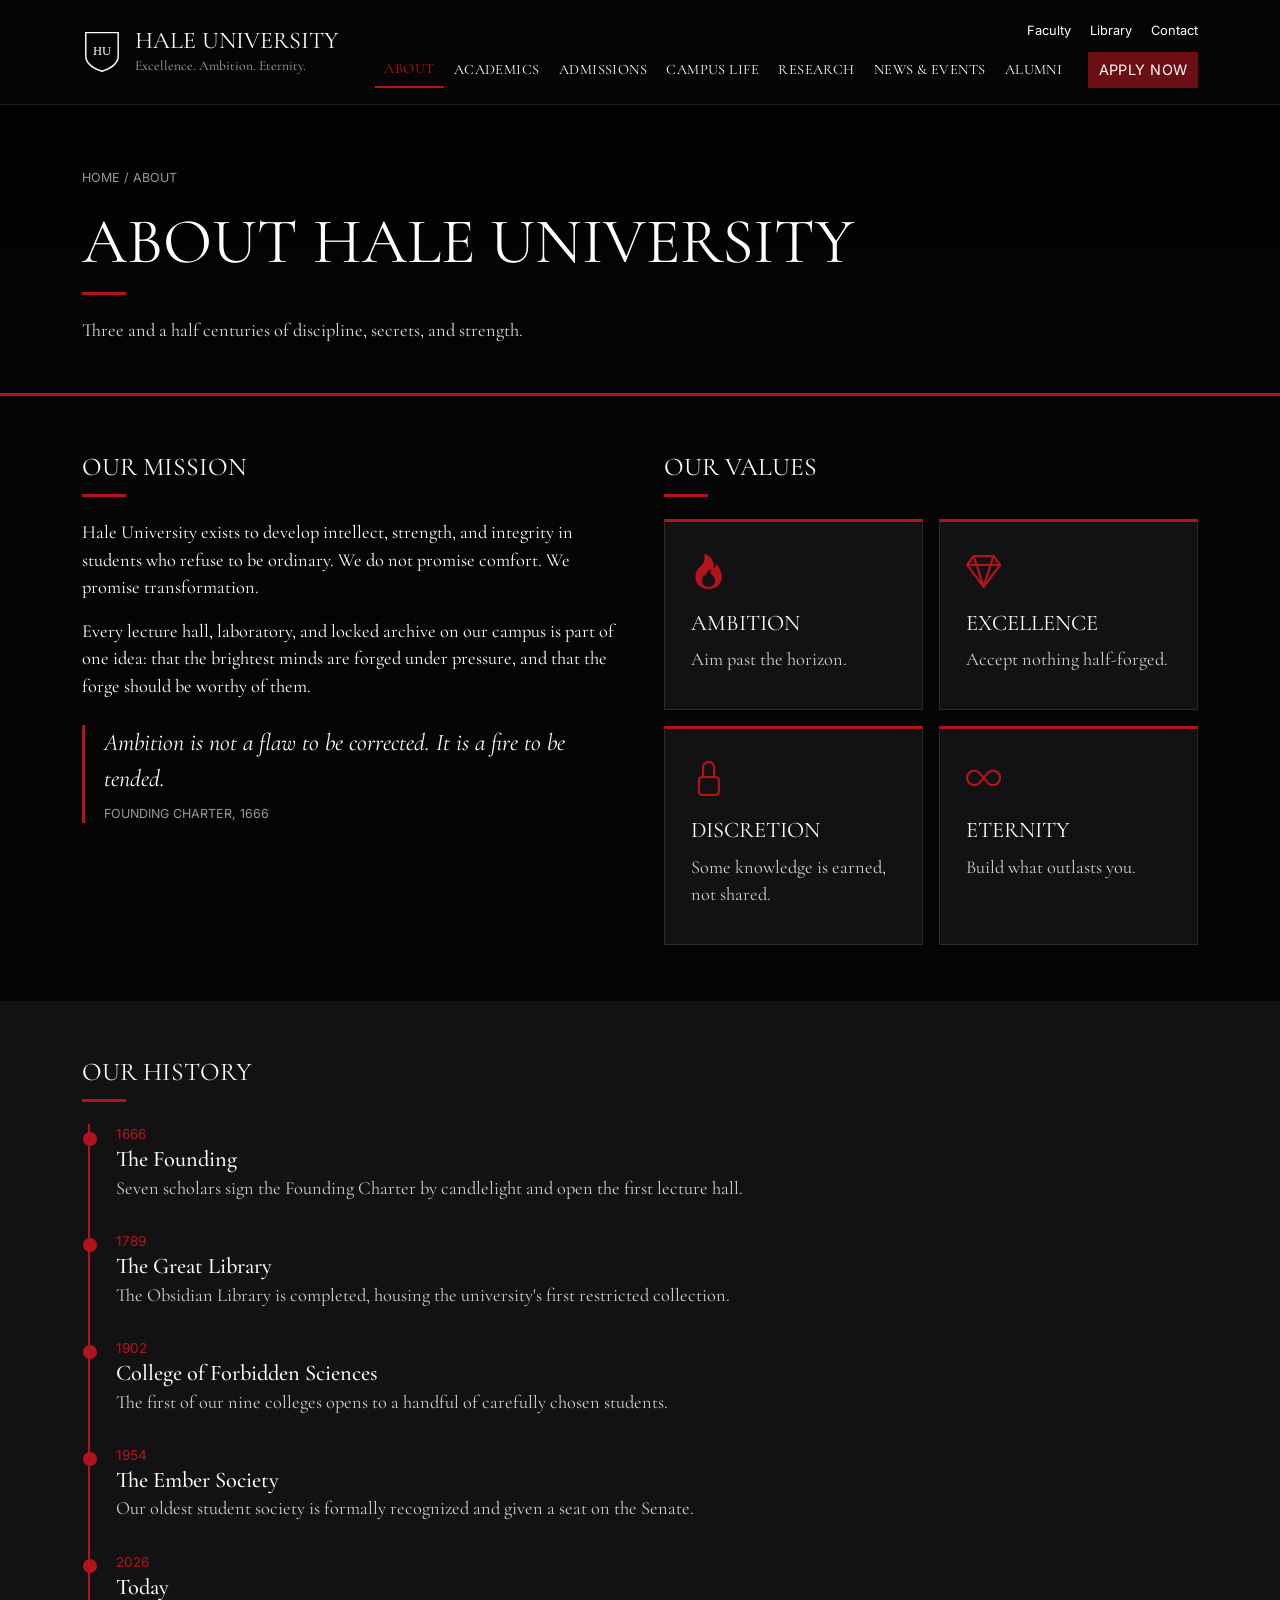
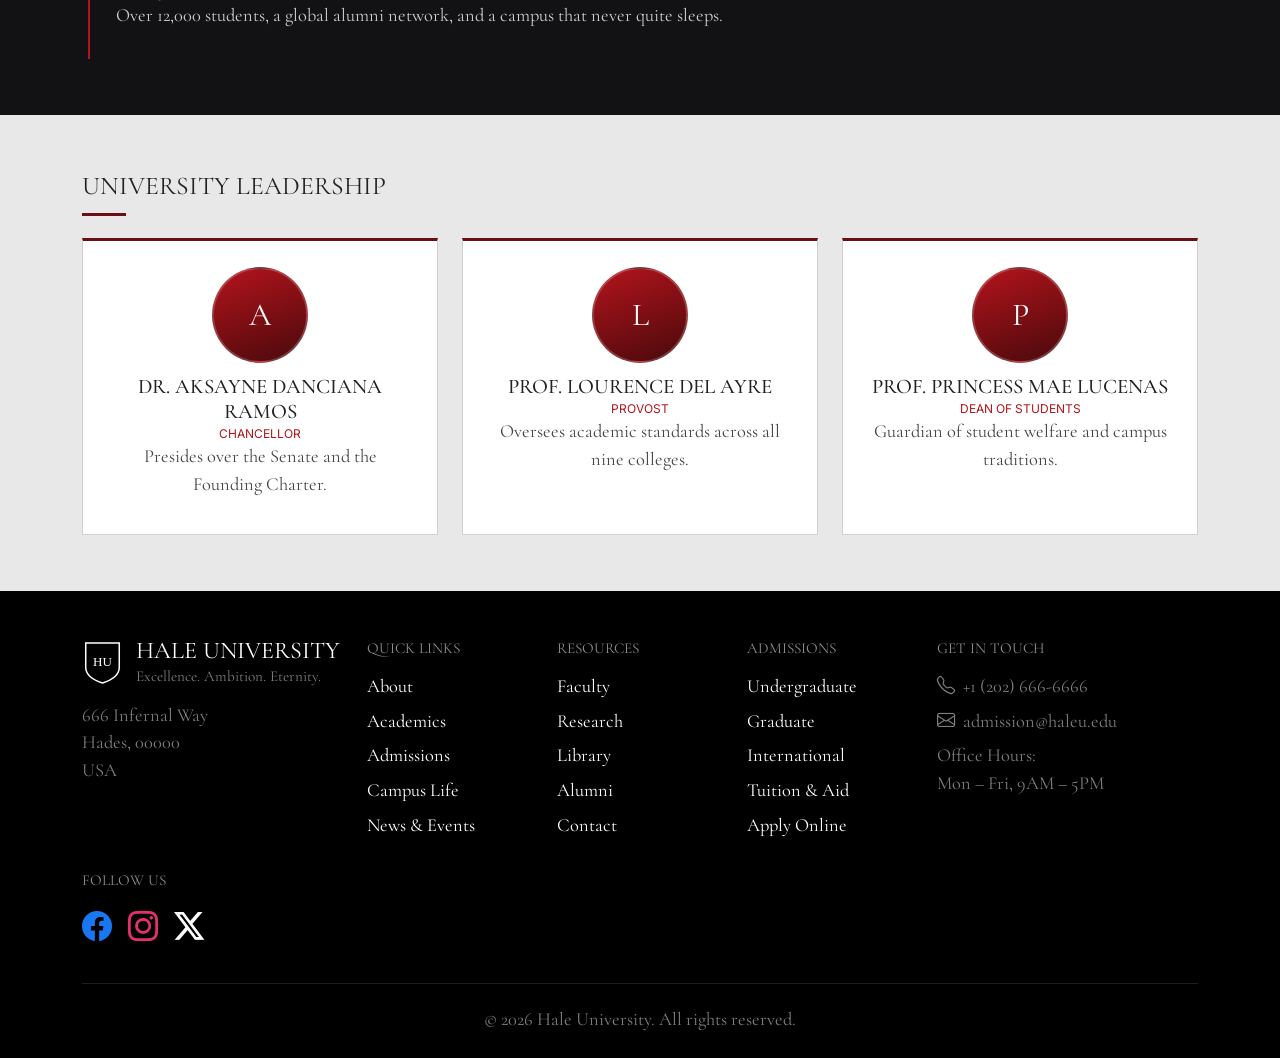
<file: about.html>
<!doctype html>
<html lang="en">
  <head>
    <meta charset="UTF-8" />
    <meta name="viewport" content="width=device-width, initial-scale=1" />
    <title>About | Hale University</title>
    <link
      href="https://cdn.jsdelivr.net/npm/bootstrap@5.3.3/dist/css/bootstrap.min.css"
      rel="stylesheet"
    />
    <link
      href="https://cdn.jsdelivr.net/npm/bootstrap-icons@1.11.3/font/bootstrap-icons.min.css"
      rel="stylesheet"
    />
    <link
      href="https://fonts.googleapis.com/css2?family=Cormorant+Garamond:wght@400;500&family=Inter:wght@400;500&display=swap"
      rel="stylesheet"
    />
    <link href="style.css" rel="stylesheet" />
  </head>
  <body>
    <header class="site-header">
      <nav class="navbar navbar-expand-lg navbar-dark py-3">
        <div class="container-xl">
          <a class="navbar-brand logo m-0" href="index.html">
            <svg viewBox="0 0 44 50">
              <path
                d="M4 4h36v26c0 9-9 14-18 17C13 44 4 39 4 30z"
                fill="none"
                stroke="#fff"
                stroke-width="1.6"
              />
              <text
                x="22"
                y="29"
                fill="#fff"
                font-size="14"
                text-anchor="middle"
                font-family="Georgia"
              >
                HU
              </text>
            </svg>
            <span
              ><span class="logo-name">HALE UNIVERSITY</span
              ><span class="logo-tag"
                >Excellence. Ambition. Eternity.</span
              ></span
            >
          </a>
          <button
            class="navbar-toggler"
            type="button"
            data-bs-toggle="collapse"
            data-bs-target="#mainMenu"
            aria-label="Menu"
          >
            <span class="navbar-toggler-icon"></span>
          </button>
          <div
            class="collapse navbar-collapse justify-content-end"
            id="mainMenu"
          >
            <div>
              <div class="top-links text-end d-none d-lg-block mb-2">
                <a href="faculty.html">Faculty</a
                ><a href="library.html">Library</a
                ><a href="contact.html">Contact</a>
              </div>
              <div class="main-nav d-lg-flex align-items-center">
                <a href="about.html" class="active">About</a>
                <a href="academics.html">Academics</a>
                <a href="admissions.html">Admissions</a>
                <a href="campus-life.html">Campus Life</a>
                <a href="research.html">Research</a>
                <a href="news.html">News &amp; Events</a>
                <a href="alumni.html">Alumni</a>
                <a href="apply.html" class="btn btn-apply ms-lg-3 mt-3 mt-lg-0"
                  >Apply Now</a
                >
              </div>
            </div>
          </div>
        </div>
      </nav>
    </header>

    <main>
      <section class="page-banner">
        <div class="container-xl">
          <div class="crumbs"><a href="index.html">Home</a> / About</div>
          <h1>About Hale University</h1>
          <div class="red-line"></div>
          <p>
            Three and a half centuries of discipline, secrets, and strength.
          </p>
        </div>
      </section>

      <section class="section-dark">
        <div class="container-xl">
          <div class="row g-5">
            <div class="col-12 col-lg-6">
              <h2 class="section-title">Our Mission</h2>
              <div class="red-line"></div>
              <p>
                Hale University exists to develop intellect, strength, and
                integrity in students who refuse to be ordinary. We do not
                promise comfort. We promise transformation.
              </p>
              <p>
                Every lecture hall, laboratory, and locked archive on our campus
                is part of one idea: that the brightest minds are forged under
                pressure, and that the forge should be worthy of them.
              </p>
              <div class="quote mt-4">
                Ambition is not a flaw to be corrected. It is a fire to be
                tended.<small>Founding Charter, 1666</small>
              </div>
            </div>
            <div class="col-12 col-lg-6">
              <h2 class="section-title">Our Values</h2>
              <div class="red-line"></div>
              <div class="row g-3">
                <div class="col-6">
                  <div class="hu-card">
                    <i class="bi bi-fire icon"></i>
                    <h3>Ambition</h3>
                    <p>Aim past the horizon.</p>
                  </div>
                </div>
                <div class="col-6">
                  <div class="hu-card">
                    <i class="bi bi-gem icon"></i>
                    <h3>Excellence</h3>
                    <p>Accept nothing half-forged.</p>
                  </div>
                </div>
                <div class="col-6">
                  <div class="hu-card">
                    <i class="bi bi-lock icon"></i>
                    <h3>Discretion</h3>
                    <p>Some knowledge is earned, not shared.</p>
                  </div>
                </div>
                <div class="col-6">
                  <div class="hu-card">
                    <i class="bi bi-infinity icon"></i>
                    <h3>Eternity</h3>
                    <p>Build what outlasts you.</p>
                  </div>
                </div>
              </div>
            </div>
          </div>
        </div>
      </section>

      <section class="section-panel">
        <div class="container-xl">
          <h2 class="section-title">Our History</h2>
          <div class="red-line"></div>
          <div class="timeline">
            <div class="timeline-item">
              <div class="year">1666</div>
              <h3>The Founding</h3>
              <p>
                Seven scholars sign the Founding Charter by candlelight and open
                the first lecture hall.
              </p>
            </div>
            <div class="timeline-item">
              <div class="year">1789</div>
              <h3>The Great Library</h3>
              <p>
                The Obsidian Library is completed, housing the university's
                first restricted collection.
              </p>
            </div>
            <div class="timeline-item">
              <div class="year">1902</div>
              <h3>College of Forbidden Sciences</h3>
              <p>
                The first of our nine colleges opens to a handful of carefully
                chosen students.
              </p>
            </div>
            <div class="timeline-item">
              <div class="year">1954</div>
              <h3>The Ember Society</h3>
              <p>
                Our oldest student society is formally recognized and given a
                seat on the Senate.
              </p>
            </div>
            <div class="timeline-item">
              <div class="year">2026</div>
              <h3>Today</h3>
              <p>
                Over 12,000 students, a global alumni network, and a campus that
                never quite sleeps.
              </p>
            </div>
          </div>
        </div>
      </section>

      <section class="section-light">
        <div class="container-xl">
          <h2 class="section-title">University Leadership</h2>
          <div class="red-line"></div>
          <div class="row g-4">
            <div class="col-12 col-md-4">
              <div class="hu-card person">
                <div class="avatar text-white">A</div>
                <h3>Dr. Aksayne Danciana Ramos</h3>
                <div class="role">Chancellor</div>
                <p>Presides over the Senate and the Founding Charter.</p>
              </div>
            </div>
            <div class="col-12 col-md-4">
              <div class="hu-card person">
                <div class="avatar text-white">L</div>
                <h3>Prof. Lourence Del Ayre</h3>
                <div class="role">Provost</div>
                <p>Oversees academic standards across all nine colleges.</p>
              </div>
            </div>
            <div class="col-12 col-md-4">
              <div class="hu-card person">
                <div class="avatar text-white">P</div>
                <h3>Prof. Princess Mae Lucenas</h3>
                <div class="role">Dean of Students</div>
                <p>Guardian of student welfare and campus traditions.</p>
              </div>
            </div>
          </div>
        </div>
      </section>
    </main>

    <footer class="site-footer">
      <div class="container-xl">
        <div class="row g-4">
          <div class="col-12 col-lg-3">
            <div class="logo mb-3">
              <svg viewBox="0 0 44 50">
                <path
                  d="M4 4h36v26c0 9-9 14-18 17C13 44 4 39 4 30z"
                  fill="none"
                  stroke="#fff"
                  stroke-width="1.6"
                />
                <text
                  x="22"
                  y="29"
                  fill="#fff"
                  font-size="14"
                  text-anchor="middle"
                  font-family="Georgia"
                >
                  HU
                </text>
              </svg>
              <span
                ><span class="logo-name fs-4">HALE UNIVERSITY</span
                ><span class="logo-tag muted"
                  >Excellence. Ambition. Eternity.</span
                ></span
              >
            </div>
            <address class="muted mb-0">
              666 Infernal Way<br />Hades, 00000<br />USA
            </address>
          </div>
          <div class="col-6 col-md-3 col-lg-2">
            <h4>Quick Links</h4>
            <ul>
              <li><a href="about.html">About</a></li>
              <li><a href="academics.html">Academics</a></li>
              <li><a href="admissions.html">Admissions</a></li>
              <li><a href="campus-life.html">Campus Life</a></li>
              <li><a href="news.html">News &amp; Events</a></li>
            </ul>
          </div>
          <div class="col-6 col-md-3 col-lg-2">
            <h4>Resources</h4>
            <ul>
              <li><a href="faculty.html">Faculty</a></li>
              <li><a href="research.html">Research</a></li>
              <li><a href="library.html">Library</a></li>
              <li><a href="alumni.html">Alumni</a></li>
              <li><a href="contact.html">Contact</a></li>
            </ul>
          </div>
          <div class="col-6 col-md-3 col-lg-2">
            <h4>Admissions</h4>
            <ul>
              <li><a href="admissions.html">Undergraduate</a></li>
              <li><a href="admissions.html">Graduate</a></li>
              <li><a href="admissions.html">International</a></li>
              <li><a href="admissions.html">Tuition &amp; Aid</a></li>
              <li><a href="apply.html">Apply Online</a></li>
            </ul>
          </div>
          <div class="col-6 col-md-3 col-lg-3">
            <h4>Get in touch</h4>
            <ul class="muted">
              <li><i class="bi bi-telephone me-2"></i>+1 (202) 666-6666</li>
              <li><i class="bi bi-envelope me-2"></i>admission@haleu.edu</li>
              <li>Office Hours:<br />Mon – Fri, 9AM – 5PM</li>
            </ul>
          </div>
          <div class="col-12">
            <h4>Follow us</h4>
            <div class="social">
              <a href="#" aria-label="Facebook"
                ><i class="bi bi-facebook"></i></a
              ><a href="#" aria-label="Instagram"
                ><i class="bi bi-instagram"></i></a
              ><a href="#" aria-label="X"><i class="bi bi-twitter-x"></i></a>
            </div>
          </div>
        </div>
        <div class="copyright">
          &copy; 2026 Hale University. All rights reserved.
        </div>
      </div>
    </footer>
    <script src="https://cdn.jsdelivr.net/npm/bootstrap@5.3.3/dist/js/bootstrap.bundle.min.js"></script>
  </body>
</html>
</file>
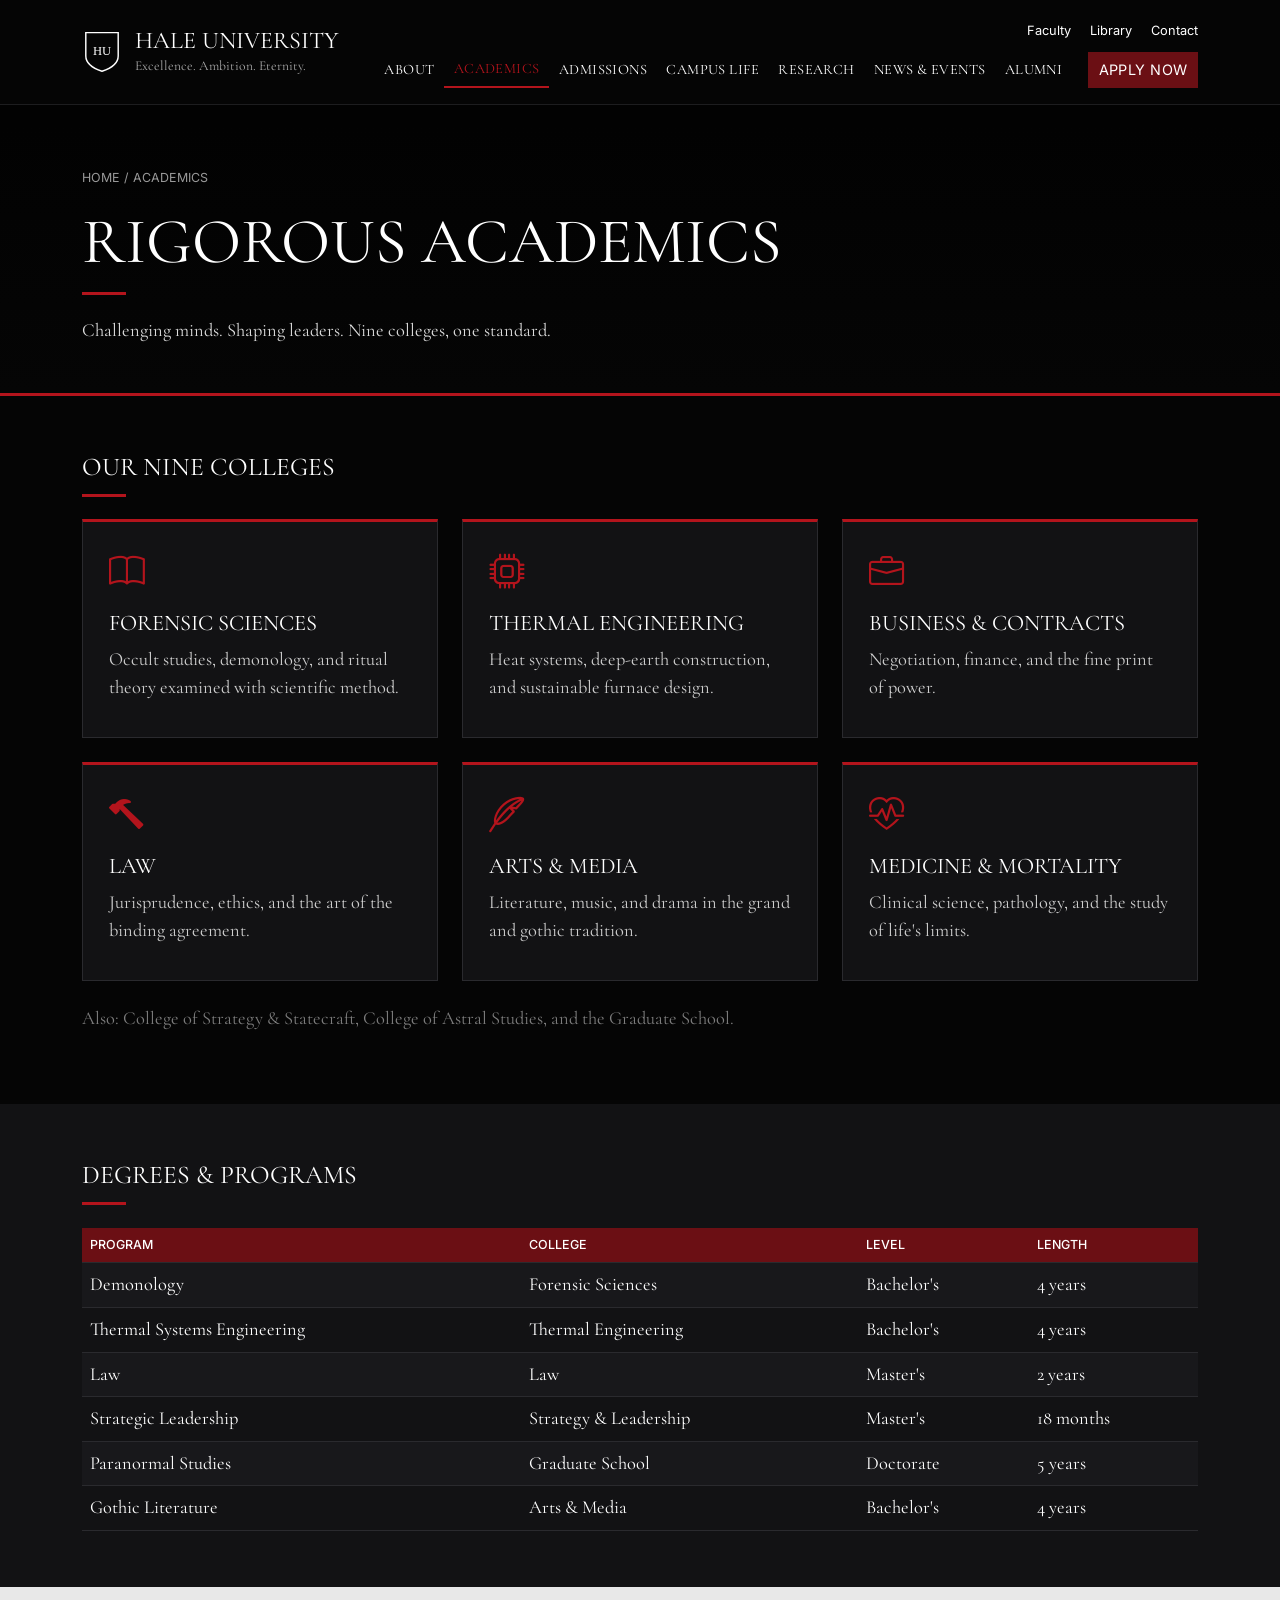
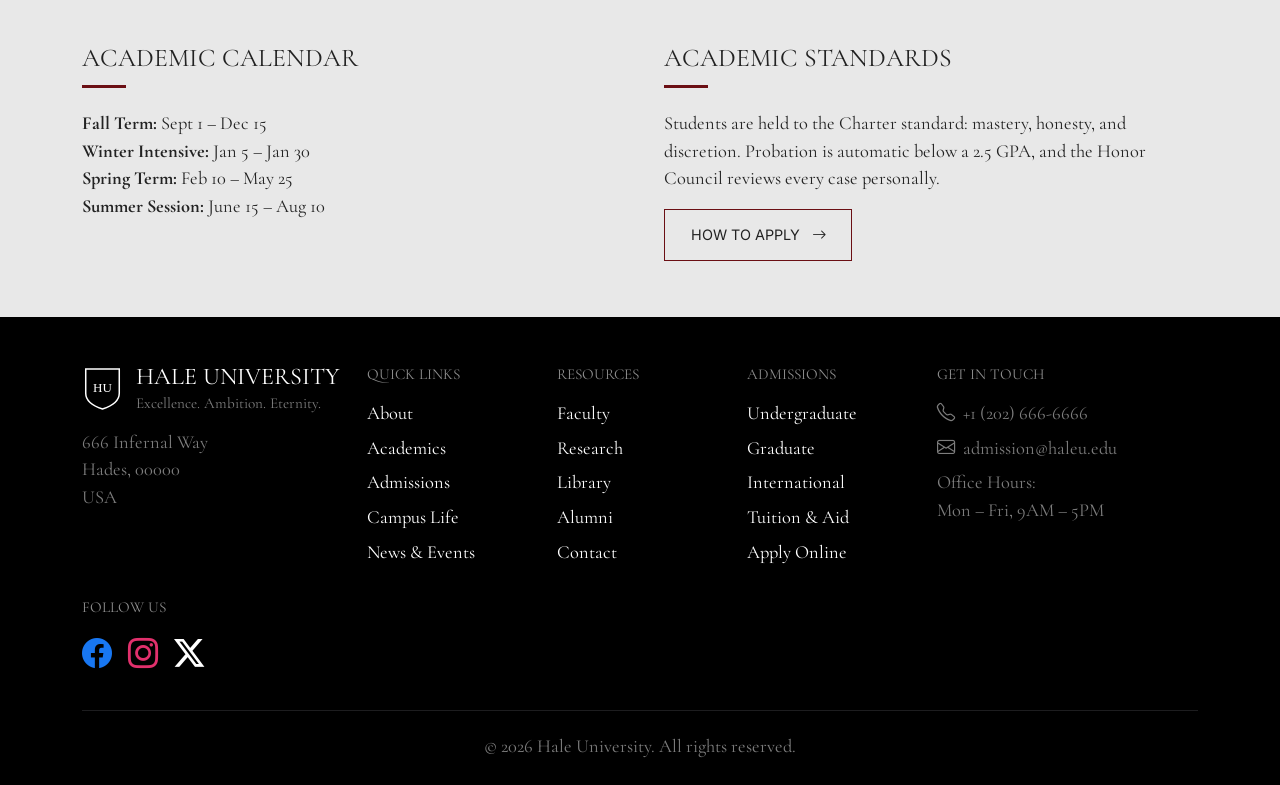
<file: academics.html>
<!doctype html>
<html lang="en">
  <head>
    <meta charset="UTF-8" />
    <meta name="viewport" content="width=device-width, initial-scale=1" />
    <title>Academics | Hale University</title>
    <link
      href="https://cdn.jsdelivr.net/npm/bootstrap@5.3.3/dist/css/bootstrap.min.css"
      rel="stylesheet"
    />
    <link
      href="https://cdn.jsdelivr.net/npm/bootstrap-icons@1.11.3/font/bootstrap-icons.min.css"
      rel="stylesheet"
    />
    <link
      href="https://fonts.googleapis.com/css2?family=Cormorant+Garamond:wght@400;500&family=Inter:wght@400;500&display=swap"
      rel="stylesheet"
    />
    <link href="style.css" rel="stylesheet" />
  </head>
  <body>
    <header class="site-header">
      <nav class="navbar navbar-expand-lg navbar-dark py-3">
        <div class="container-xl">
          <a class="navbar-brand logo m-0" href="index.html">
            <svg viewBox="0 0 44 50">
              <path
                d="M4 4h36v26c0 9-9 14-18 17C13 44 4 39 4 30z"
                fill="none"
                stroke="#fff"
                stroke-width="1.6"
              />
              <text
                x="22"
                y="29"
                fill="#fff"
                font-size="14"
                text-anchor="middle"
                font-family="Georgia"
              >
                HU
              </text>
            </svg>
            <span
              ><span class="logo-name">HALE UNIVERSITY</span
              ><span class="logo-tag"
                >Excellence. Ambition. Eternity.</span
              ></span
            >
          </a>
          <button
            class="navbar-toggler"
            type="button"
            data-bs-toggle="collapse"
            data-bs-target="#mainMenu"
            aria-label="Menu"
          >
            <span class="navbar-toggler-icon"></span>
          </button>
          <div
            class="collapse navbar-collapse justify-content-end"
            id="mainMenu"
          >
            <div>
              <div class="top-links text-end d-none d-lg-block mb-2">
                <a href="faculty.html">Faculty</a
                ><a href="library.html">Library</a
                ><a href="contact.html">Contact</a>
              </div>
              <div class="main-nav d-lg-flex align-items-center">
                <a href="about.html">About</a>
                <a href="academics.html" class="active">Academics</a>
                <a href="admissions.html">Admissions</a>
                <a href="campus-life.html">Campus Life</a>
                <a href="research.html">Research</a>
                <a href="news.html">News &amp; Events</a>
                <a href="alumni.html">Alumni</a>
                <a href="apply.html" class="btn btn-apply ms-lg-3 mt-3 mt-lg-0"
                  >Apply Now</a
                >
              </div>
            </div>
          </div>
        </div>
      </nav>
    </header>

    <main>
      <section class="page-banner alt">
        <div class="container-xl">
          <div class="crumbs"><a href="index.html">Home</a> / Academics</div>
          <h1>Rigorous Academics</h1>
          <div class="red-line"></div>
          <p>
            Challenging minds. Shaping leaders. Nine colleges, one standard.
          </p>
        </div>
      </section>

      <section class="section-dark">
        <div class="container-xl">
          <h2 class="section-title">Our Nine Colleges</h2>
          <div class="red-line"></div>
          <div class="row g-4">
            <div class="col-12 col-md-6 col-lg-4">
              <div class="hu-card">
                <i class="bi bi-book icon"></i>
                <h3>Forensic Sciences</h3>
                <p>
                  Occult studies, demonology, and ritual theory examined with
                  scientific method.
                </p>
              </div>
            </div>
            <div class="col-12 col-md-6 col-lg-4">
              <div class="hu-card">
                <i class="bi bi-cpu icon"></i>
                <h3>Thermal Engineering</h3>
                <p>
                  Heat systems, deep-earth construction, and sustainable furnace
                  design.
                </p>
              </div>
            </div>
            <div class="col-12 col-md-6 col-lg-4">
              <div class="hu-card">
                <i class="bi bi-briefcase icon"></i>
                <h3>Business &amp; Contracts</h3>
                <p>Negotiation, finance, and the fine print of power.</p>
              </div>
            </div>
            <div class="col-12 col-md-6 col-lg-4">
              <div class="hu-card">
                <i class="bi bi-hammer icon"></i>
                <h3>Law</h3>
                <p>
                  Jurisprudence, ethics, and the art of the binding agreement.
                </p>
              </div>
            </div>
            <div class="col-12 col-md-6 col-lg-4">
              <div class="hu-card">
                <i class="bi bi-feather icon"></i>
                <h3>Arts &amp; Media</h3>
                <p>
                  Literature, music, and drama in the grand and gothic
                  tradition.
                </p>
              </div>
            </div>
            <div class="col-12 col-md-6 col-lg-4">
              <div class="hu-card">
                <i class="bi bi-heart-pulse icon"></i>
                <h3>Medicine &amp; Mortality</h3>
                <p>
                  Clinical science, pathology, and the study of life's limits.
                </p>
              </div>
            </div>
          </div>
          <p class="mt-4 muted">
            Also: College of Strategy &amp; Statecraft, College of Astral
            Studies, and the Graduate School.
          </p>
        </div>
      </section>

      <section class="section-panel">
        <div class="container-xl">
          <h2 class="section-title">Degrees &amp; Programs</h2>
          <div class="red-line"></div>
          <div class="table-responsive">
            <table class="table table-hu table-striped">
              <thead>
                <tr>
                  <th>Program</th>
                  <th>College</th>
                  <th>Level</th>
                  <th>Length</th>
                </tr>
              </thead>
              <tbody>
                <tr>
                  <td>Demonology</td>
                  <td>Forensic Sciences</td>
                  <td>Bachelor's</td>
                  <td>4 years</td>
                </tr>
                <tr>
                  <td>Thermal Systems Engineering</td>
                  <td>Thermal Engineering</td>
                  <td>Bachelor's</td>
                  <td>4 years</td>
                </tr>
                <tr>
                  <td>Law</td>
                  <td>Law</td>
                  <td>Master's</td>
                  <td>2 years</td>
                </tr>
                <tr>
                  <td>Strategic Leadership</td>
                  <td>Strategy &amp; Leadership</td>
                  <td>Master's</td>
                  <td>18 months</td>
                </tr>
                <tr>
                  <td>Paranormal Studies</td>
                  <td>Graduate School</td>
                  <td>Doctorate</td>
                  <td>5 years</td>
                </tr>
                <tr>
                  <td>Gothic Literature</td>
                  <td>Arts &amp; Media</td>
                  <td>Bachelor's</td>
                  <td>4 years</td>
                </tr>
              </tbody>
            </table>
          </div>
        </div>
      </section>

      <section class="section-light">
        <div class="container-xl">
          <div class="row g-5">
            <div class="col-12 col-md-6">
              <h2 class="section-title">Academic Calendar</h2>
              <div class="red-line"></div>
              <p>
                <strong>Fall Term:</strong> Sept 1 – Dec 15<br /><strong
                  >Winter Intensive:</strong
                >
                Jan 5 – Jan 30<br /><strong>Spring Term:</strong> Feb 10 – May
                25<br /><strong>Summer Session:</strong> June 15 – Aug 10
              </p>
            </div>
            <div class="col-12 col-md-6">
              <h2 class="section-title">Academic Standards</h2>
              <div class="red-line"></div>
              <p>
                Students are held to the Charter standard: mastery, honesty, and
                discretion. Probation is automatic below a 2.5 GPA, and the
                Honor Council reviews every case personally.
              </p>
              <a href="admissions.html" class="btn-story"
                >How to apply
                <i class="bi bi-arrow-right ms-2 d-none d-md-inline"></i
              ></a>
            </div>
          </div>
        </div>
      </section>
    </main>

    <footer class="site-footer">
      <div class="container-xl">
        <div class="row g-4">
          <div class="col-12 col-lg-3">
            <div class="logo mb-3">
              <svg viewBox="0 0 44 50">
                <path
                  d="M4 4h36v26c0 9-9 14-18 17C13 44 4 39 4 30z"
                  fill="none"
                  stroke="#fff"
                  stroke-width="1.6"
                />
                <text
                  x="22"
                  y="29"
                  fill="#fff"
                  font-size="14"
                  text-anchor="middle"
                  font-family="Georgia"
                >
                  HU
                </text>
              </svg>
              <span
                ><span class="logo-name fs-4">HALE UNIVERSITY</span
                ><span class="logo-tag muted"
                  >Excellence. Ambition. Eternity.</span
                ></span
              >
            </div>
            <address class="muted mb-0">
              666 Infernal Way<br />Hades, 00000<br />USA
            </address>
          </div>
          <div class="col-6 col-md-3 col-lg-2">
            <h4>Quick Links</h4>
            <ul>
              <li><a href="about.html">About</a></li>
              <li><a href="academics.html">Academics</a></li>
              <li><a href="admissions.html">Admissions</a></li>
              <li><a href="campus-life.html">Campus Life</a></li>
              <li><a href="news.html">News &amp; Events</a></li>
            </ul>
          </div>
          <div class="col-6 col-md-3 col-lg-2">
            <h4>Resources</h4>
            <ul>
              <li><a href="faculty.html">Faculty</a></li>
              <li><a href="research.html">Research</a></li>
              <li><a href="library.html">Library</a></li>
              <li><a href="alumni.html">Alumni</a></li>
              <li><a href="contact.html">Contact</a></li>
            </ul>
          </div>
          <div class="col-6 col-md-3 col-lg-2">
            <h4>Admissions</h4>
            <ul>
              <li><a href="admissions.html">Undergraduate</a></li>
              <li><a href="admissions.html">Graduate</a></li>
              <li><a href="admissions.html">International</a></li>
              <li><a href="admissions.html">Tuition &amp; Aid</a></li>
              <li><a href="apply.html">Apply Online</a></li>
            </ul>
          </div>
          <div class="col-6 col-md-3 col-lg-3">
            <h4>Get in touch</h4>
            <ul class="muted">
              <li><i class="bi bi-telephone me-2"></i>+1 (202) 666-6666</li>
              <li><i class="bi bi-envelope me-2"></i>admission@haleu.edu</li>
              <li>Office Hours:<br />Mon – Fri, 9AM – 5PM</li>
            </ul>
          </div>
          <div class="col-12">
            <h4>Follow us</h4>
            <div class="social">
              <a href="#" aria-label="Facebook"
                ><i class="bi bi-facebook"></i></a
              ><a href="#" aria-label="Instagram"
                ><i class="bi bi-instagram"></i></a
              ><a href="#" aria-label="X"><i class="bi bi-twitter-x"></i></a>
            </div>
          </div>
        </div>
        <div class="copyright">
          &copy; 2026 Hale University. All rights reserved.
        </div>
      </div>
    </footer>
    <script src="https://cdn.jsdelivr.net/npm/bootstrap@5.3.3/dist/js/bootstrap.bundle.min.js"></script>
  </body>
</html>
</file>
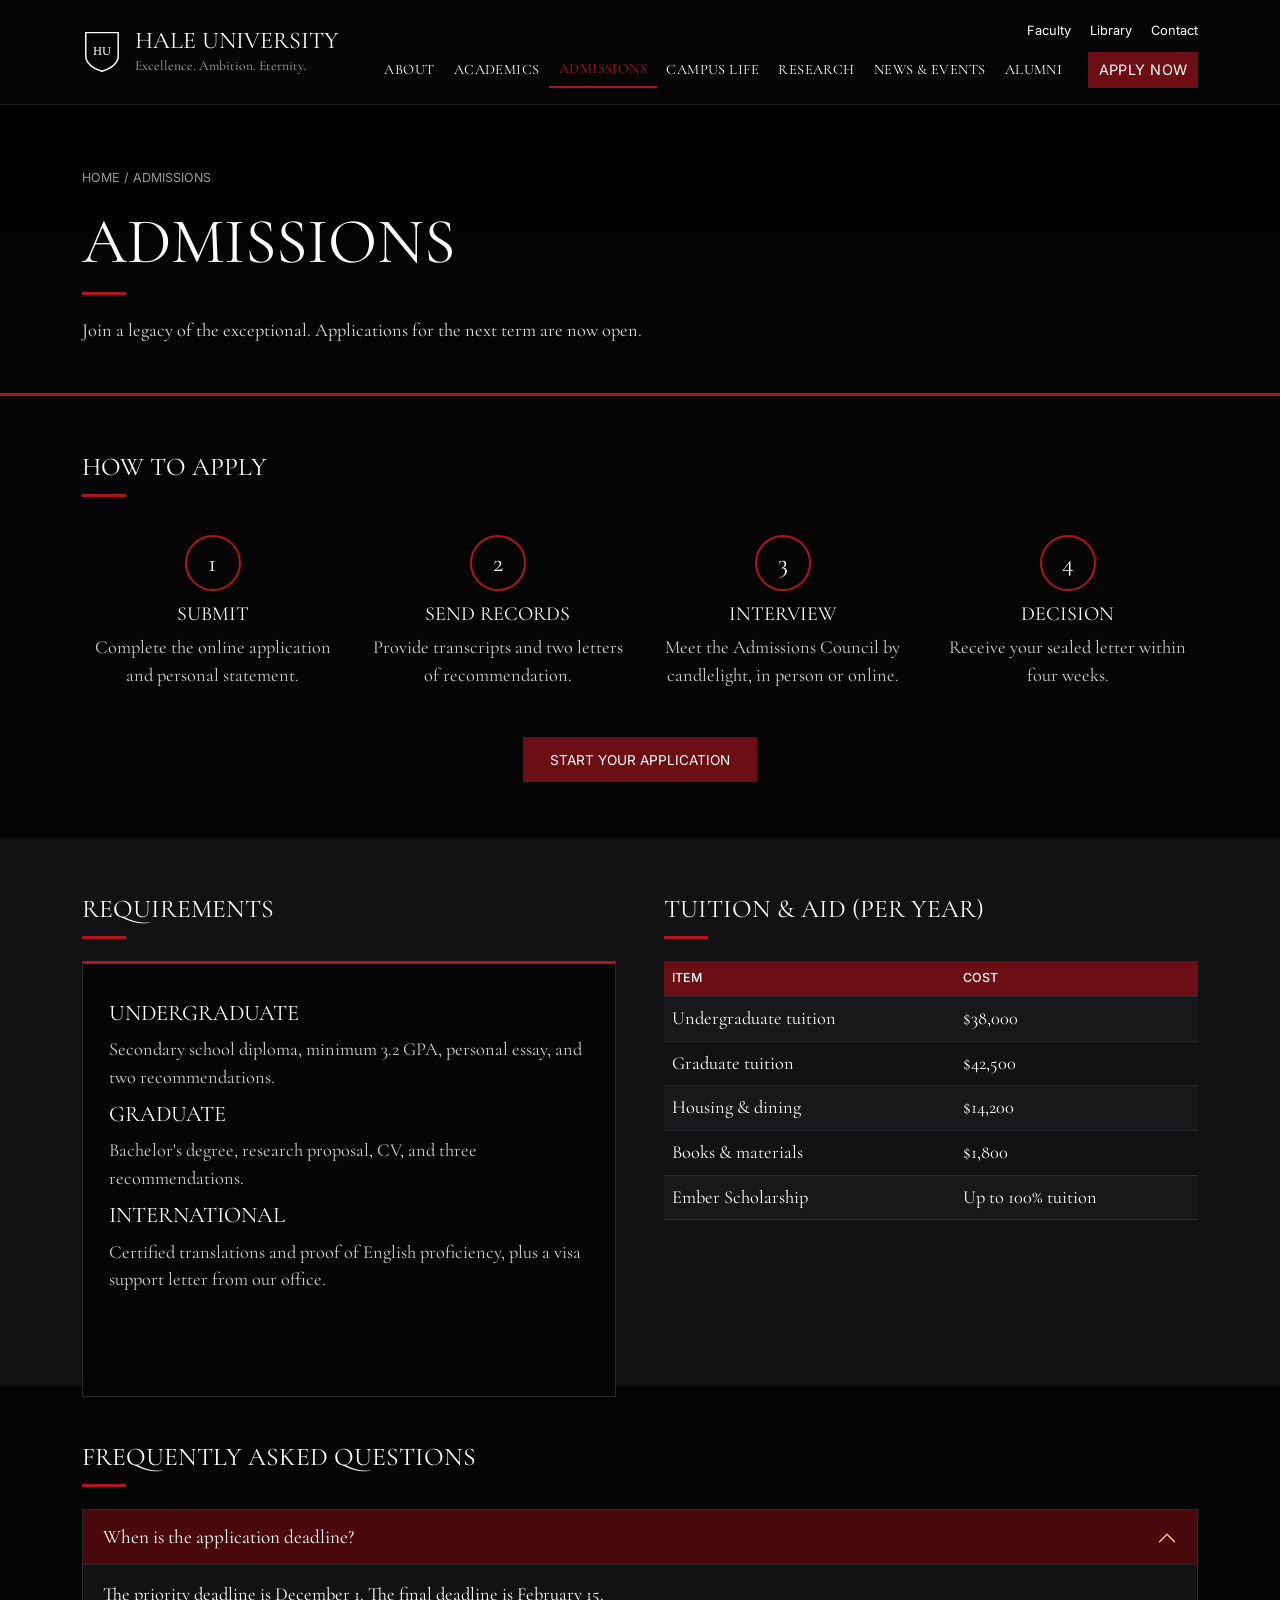
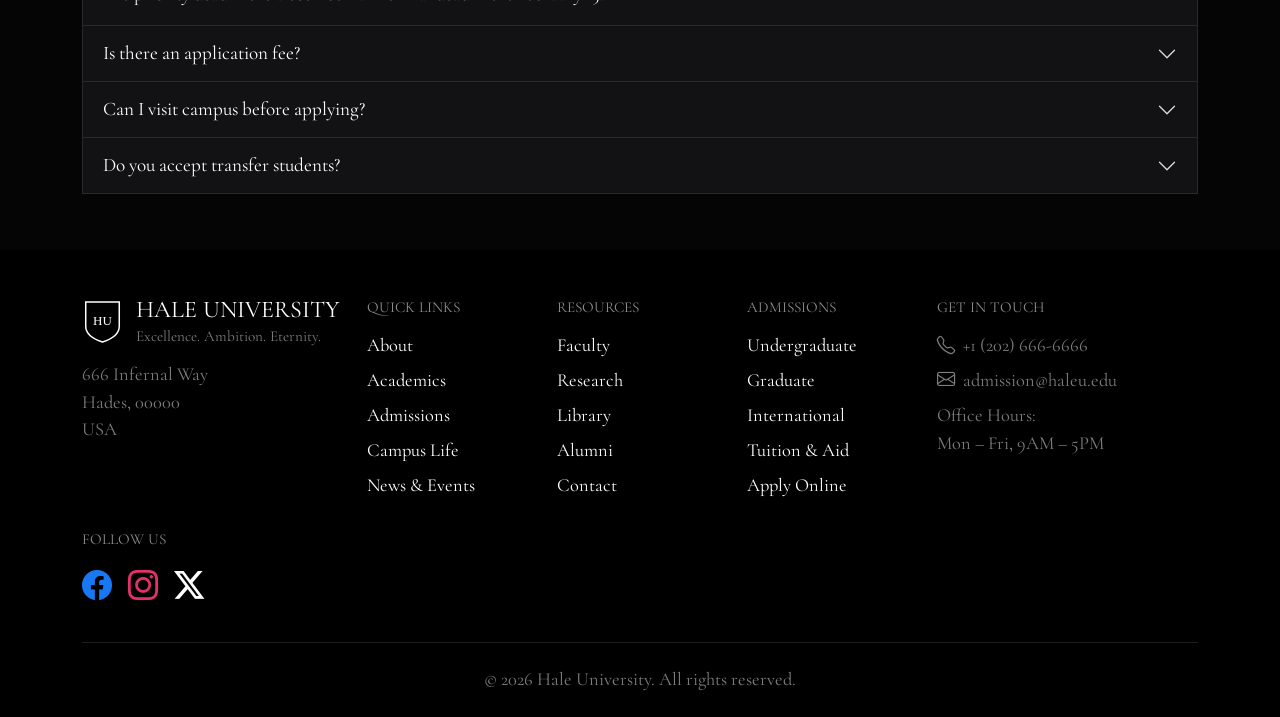
<file: admissions.html>
<!doctype html>
<html lang="en">
  <head>
    <meta charset="UTF-8" />
    <meta name="viewport" content="width=device-width, initial-scale=1" />
    <title>Admissions | Hale University</title>
    <link
      href="https://cdn.jsdelivr.net/npm/bootstrap@5.3.3/dist/css/bootstrap.min.css"
      rel="stylesheet"
    />
    <link
      href="https://cdn.jsdelivr.net/npm/bootstrap-icons@1.11.3/font/bootstrap-icons.min.css"
      rel="stylesheet"
    />
    <link
      href="https://fonts.googleapis.com/css2?family=Cormorant+Garamond:wght@400;500&family=Inter:wght@400;500&display=swap"
      rel="stylesheet"
    />
    <link href="style.css" rel="stylesheet" />
  </head>
  <body>
    <header class="site-header">
      <nav class="navbar navbar-expand-lg navbar-dark py-3">
        <div class="container-xl">
          <a class="navbar-brand logo m-0" href="index.html">
            <svg viewBox="0 0 44 50">
              <path
                d="M4 4h36v26c0 9-9 14-18 17C13 44 4 39 4 30z"
                fill="none"
                stroke="#fff"
                stroke-width="1.6"
              />
              <text
                x="22"
                y="29"
                fill="#fff"
                font-size="14"
                text-anchor="middle"
                font-family="Georgia"
              >
                HU
              </text>
            </svg>
            <span
              ><span class="logo-name">HALE UNIVERSITY</span
              ><span class="logo-tag"
                >Excellence. Ambition. Eternity.</span
              ></span
            >
          </a>
          <button
            class="navbar-toggler"
            type="button"
            data-bs-toggle="collapse"
            data-bs-target="#mainMenu"
            aria-label="Menu"
          >
            <span class="navbar-toggler-icon"></span>
          </button>
          <div
            class="collapse navbar-collapse justify-content-end"
            id="mainMenu"
          >
            <div>
              <div class="top-links text-end d-none d-lg-block mb-2">
                <a href="faculty.html">Faculty</a
                ><a href="library.html">Library</a
                ><a href="contact.html">Contact</a>
              </div>
              <div class="main-nav d-lg-flex align-items-center">
                <a href="about.html">About</a>
                <a href="academics.html">Academics</a>
                <a href="admissions.html" class="active">Admissions</a>
                <a href="campus-life.html">Campus Life</a>
                <a href="research.html">Research</a>
                <a href="news.html">News &amp; Events</a>
                <a href="alumni.html">Alumni</a>
                <a href="apply.html" class="btn btn-apply ms-lg-3 mt-3 mt-lg-0"
                  >Apply Now</a
                >
              </div>
            </div>
          </div>
        </div>
      </nav>
    </header>

    <main>
      <section class="page-banner">
        <div class="container-xl">
          <div class="crumbs"><a href="index.html">Home</a> / Admissions</div>
          <h1>Admissions</h1>
          <div class="red-line"></div>
          <p>
            Join a legacy of the exceptional. Applications for the next term are
            now open.
          </p>
        </div>
      </section>

      <section class="section-dark">
        <div class="container-xl">
          <h2 class="section-title">How to Apply</h2>
          <div class="red-line"></div>
          <div class="row g-4">
            <div class="col-12 col-md-6 col-lg-3 step">
              <div class="num">1</div>
              <h3>Submit</h3>
              <p>Complete the online application and personal statement.</p>
            </div>
            <div class="col-12 col-md-6 col-lg-3 step">
              <div class="num">2</div>
              <h3>Send Records</h3>
              <p>Provide transcripts and two letters of recommendation.</p>
            </div>
            <div class="col-12 col-md-6 col-lg-3 step">
              <div class="num">3</div>
              <h3>Interview</h3>
              <p>
                Meet the Admissions Council by candlelight, in person or online.
              </p>
            </div>
            <div class="col-12 col-md-6 col-lg-3 step">
              <div class="num">4</div>
              <h3>Decision</h3>
              <p>Receive your sealed letter within four weeks.</p>
            </div>
          </div>
          <div class="text-center mt-3">
            <a href="apply.html" class="btn btn-apply"
              >Start your application</a
            >
          </div>
        </div>
      </section>

      <section class="section-panel">
        <div class="container-xl">
          <div class="row g-5">
            <div class="col-12 col-lg-6">
              <h2 class="section-title">Requirements</h2>
              <div class="red-line"></div>
              <div class="hu-card">
                <h3>Undergraduate</h3>
                <p>
                  Secondary school diploma, minimum 3.2 GPA, personal essay, and
                  two recommendations.
                </p>
                <h3>Graduate</h3>
                <p>
                  Bachelor's degree, research proposal, CV, and three
                  recommendations.
                </p>
                <h3>International</h3>
                <p>
                  Certified translations and proof of English proficiency, plus
                  a visa support letter from our office.
                </p>
              </div>
            </div>
            <div class="col-12 col-lg-6">
              <h2 class="section-title">Tuition &amp; Aid (per year)</h2>
              <div class="red-line"></div>
              <div class="table-responsive">
                <table class="table table-hu table-striped">
                  <thead>
                    <tr>
                      <th>Item</th>
                      <th>Cost</th>
                    </tr>
                  </thead>
                  <tbody>
                    <tr>
                      <td>Undergraduate tuition</td>
                      <td>$38,000</td>
                    </tr>
                    <tr>
                      <td>Graduate tuition</td>
                      <td>$42,500</td>
                    </tr>
                    <tr>
                      <td>Housing &amp; dining</td>
                      <td>$14,200</td>
                    </tr>
                    <tr>
                      <td>Books &amp; materials</td>
                      <td>$1,800</td>
                    </tr>
                    <tr>
                      <td>Ember Scholarship</td>
                      <td>Up to 100% tuition</td>
                    </tr>
                  </tbody>
                </table>
              </div>
            </div>
          </div>
        </div>
      </section>

      <section class="section-dark">
        <div class="container-xl">
          <h2 class="section-title">Frequently Asked Questions</h2>
          <div class="red-line"></div>
          <div class="accordion" id="faq">
            <div class="accordion-item">
              <h3 class="accordion-header">
                <button
                  class="accordion-button"
                  type="button"
                  data-bs-toggle="collapse"
                  data-bs-target="#q1"
                >
                  When is the application deadline?
                </button>
              </h3>
              <div
                id="q1"
                class="accordion-collapse collapse show"
                data-bs-parent="#faq"
              >
                <div class="accordion-body">
                  The priority deadline is December 1. The final deadline is
                  February 15.
                </div>
              </div>
            </div>
            <div class="accordion-item">
              <h3 class="accordion-header">
                <button
                  class="accordion-button collapsed"
                  type="button"
                  data-bs-toggle="collapse"
                  data-bs-target="#q2"
                >
                  Is there an application fee?
                </button>
              </h3>
              <div
                id="q2"
                class="accordion-collapse collapse"
                data-bs-parent="#faq"
              >
                <div class="accordion-body">
                  Yes, $66. Fee waivers are available on request.
                </div>
              </div>
            </div>
            <div class="accordion-item">
              <h3 class="accordion-header">
                <button
                  class="accordion-button collapsed"
                  type="button"
                  data-bs-toggle="collapse"
                  data-bs-target="#q3"
                >
                  Can I visit campus before applying?
                </button>
              </h3>
              <div
                id="q3"
                class="accordion-collapse collapse"
                data-bs-parent="#faq"
              >
                <div class="accordion-body">
                  Guided tours run Monday to Friday. Book through the Contact
                  page. Night tours are by invitation only.
                </div>
              </div>
            </div>
            <div class="accordion-item">
              <h3 class="accordion-header">
                <button
                  class="accordion-button collapsed"
                  type="button"
                  data-bs-toggle="collapse"
                  data-bs-target="#q4"
                >
                  Do you accept transfer students?
                </button>
              </h3>
              <div
                id="q4"
                class="accordion-collapse collapse"
                data-bs-parent="#faq"
              >
                <div class="accordion-body">
                  Yes. Up to 60 credits may transfer after review by the
                  Registrar.
                </div>
              </div>
            </div>
          </div>
        </div>
      </section>
    </main>

    <footer class="site-footer">
      <div class="container-xl">
        <div class="row g-4">
          <div class="col-12 col-lg-3">
            <div class="logo mb-3">
              <svg viewBox="0 0 44 50">
                <path
                  d="M4 4h36v26c0 9-9 14-18 17C13 44 4 39 4 30z"
                  fill="none"
                  stroke="#fff"
                  stroke-width="1.6"
                />
                <text
                  x="22"
                  y="29"
                  fill="#fff"
                  font-size="14"
                  text-anchor="middle"
                  font-family="Georgia"
                >
                  HU
                </text>
              </svg>
              <span
                ><span class="logo-name fs-4">HALE UNIVERSITY</span
                ><span class="logo-tag muted"
                  >Excellence. Ambition. Eternity.</span
                ></span
              >
            </div>
            <address class="muted mb-0">
              666 Infernal Way<br />Hades, 00000<br />USA
            </address>
          </div>
          <div class="col-6 col-md-3 col-lg-2">
            <h4>Quick Links</h4>
            <ul>
              <li><a href="about.html">About</a></li>
              <li><a href="academics.html">Academics</a></li>
              <li><a href="admissions.html">Admissions</a></li>
              <li><a href="campus-life.html">Campus Life</a></li>
              <li><a href="news.html">News &amp; Events</a></li>
            </ul>
          </div>
          <div class="col-6 col-md-3 col-lg-2">
            <h4>Resources</h4>
            <ul>
              <li><a href="faculty.html">Faculty</a></li>
              <li><a href="research.html">Research</a></li>
              <li><a href="library.html">Library</a></li>
              <li><a href="alumni.html">Alumni</a></li>
              <li><a href="contact.html">Contact</a></li>
            </ul>
          </div>
          <div class="col-6 col-md-3 col-lg-2">
            <h4>Admissions</h4>
            <ul>
              <li><a href="admissions.html">Undergraduate</a></li>
              <li><a href="admissions.html">Graduate</a></li>
              <li><a href="admissions.html">International</a></li>
              <li><a href="admissions.html">Tuition &amp; Aid</a></li>
              <li><a href="apply.html">Apply Online</a></li>
            </ul>
          </div>
          <div class="col-6 col-md-3 col-lg-3">
            <h4>Get in touch</h4>
            <ul class="muted">
              <li><i class="bi bi-telephone me-2"></i>+1 (202) 666-6666</li>
              <li><i class="bi bi-envelope me-2"></i>admission@haleu.edu</li>
              <li>Office Hours:<br />Mon – Fri, 9AM – 5PM</li>
            </ul>
          </div>
          <div class="col-12">
            <h4>Follow us</h4>
            <div class="social">
              <a href="#" aria-label="Facebook"
                ><i class="bi bi-facebook"></i></a
              ><a href="#" aria-label="Instagram"
                ><i class="bi bi-instagram"></i></a
              ><a href="#" aria-label="X"><i class="bi bi-twitter-x"></i></a>
            </div>
          </div>
        </div>
        <div class="copyright">
          &copy; 2026 Hale University. All rights reserved.
        </div>
      </div>
    </footer>
    <script src="https://cdn.jsdelivr.net/npm/bootstrap@5.3.3/dist/js/bootstrap.bundle.min.js"></script>
  </body>
</html>
</file>
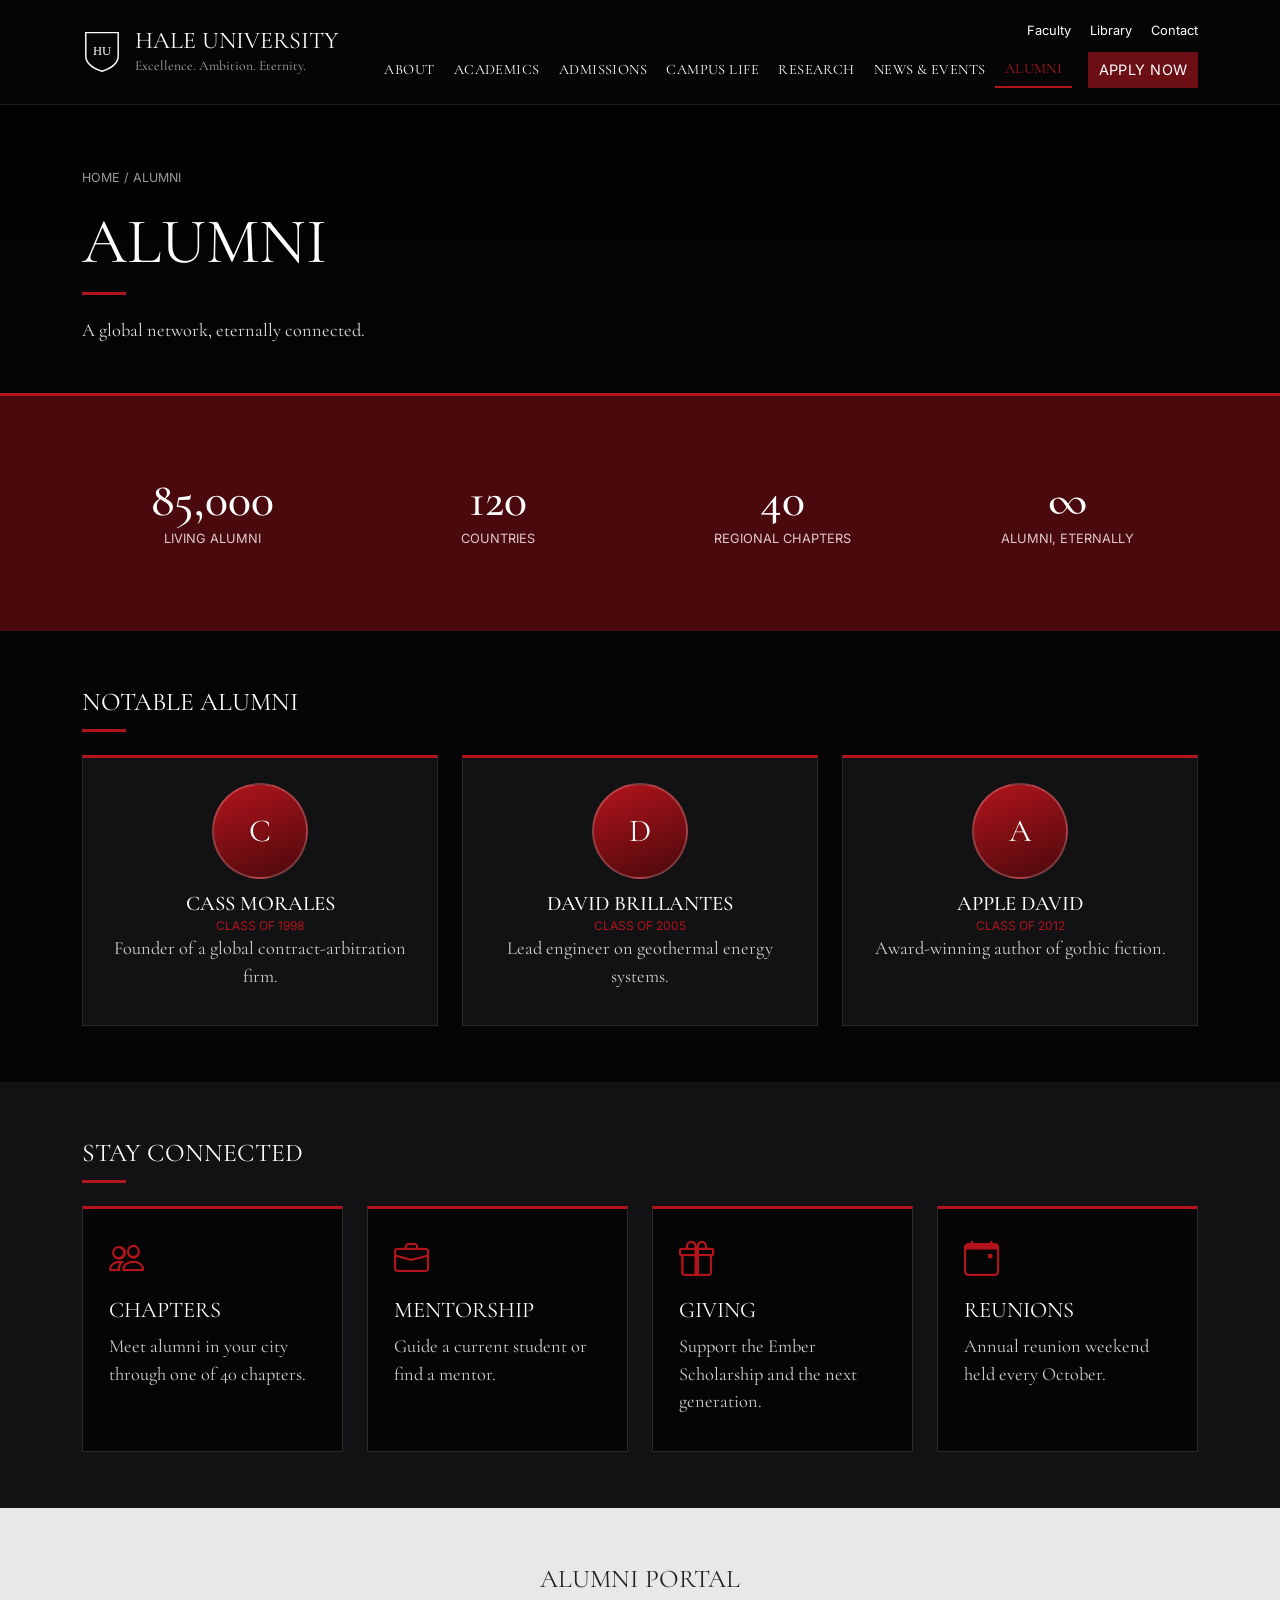
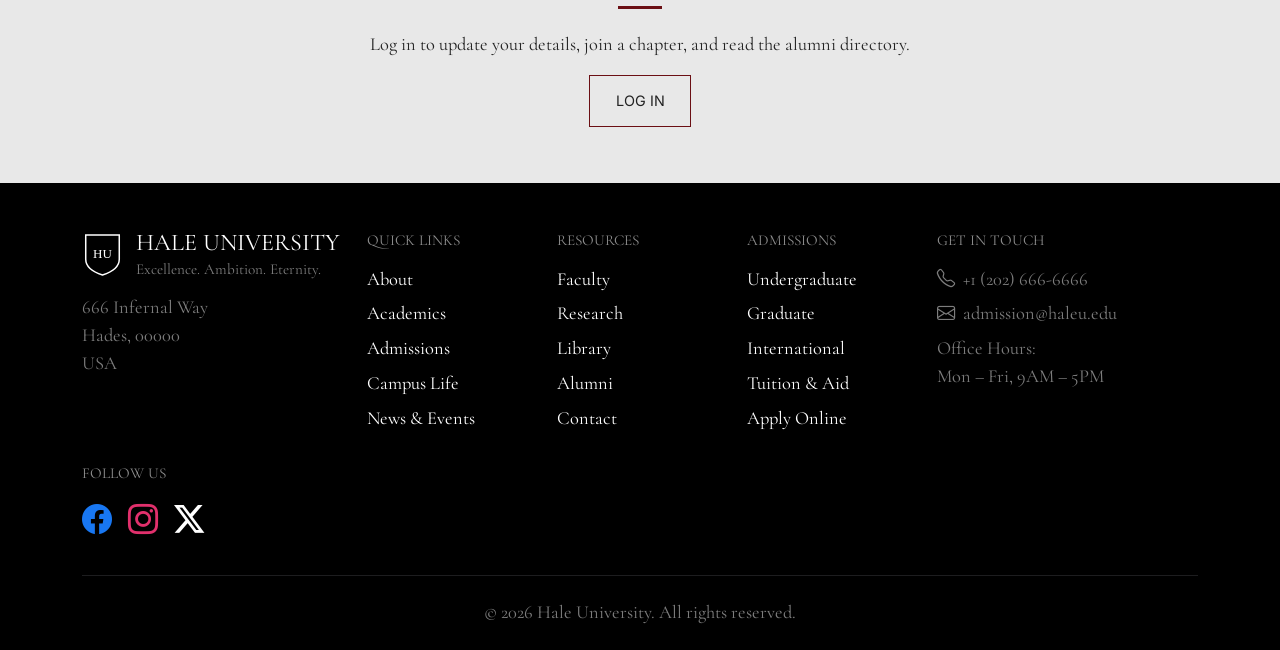
<file: alumni.html>
<!doctype html>
<html lang="en">
  <head>
    <meta charset="UTF-8" />
    <meta name="viewport" content="width=device-width, initial-scale=1" />
    <title>Alumni | Hale University</title>
    <link
      href="https://cdn.jsdelivr.net/npm/bootstrap@5.3.3/dist/css/bootstrap.min.css"
      rel="stylesheet"
    />
    <link
      href="https://cdn.jsdelivr.net/npm/bootstrap-icons@1.11.3/font/bootstrap-icons.min.css"
      rel="stylesheet"
    />
    <link
      href="https://fonts.googleapis.com/css2?family=Cormorant+Garamond:wght@400;500&family=Inter:wght@400;500&display=swap"
      rel="stylesheet"
    />
    <link href="style.css" rel="stylesheet" />
  </head>
  <body>
    <header class="site-header">
      <nav class="navbar navbar-expand-lg navbar-dark py-3">
        <div class="container-xl">
          <a class="navbar-brand logo m-0" href="index.html">
            <svg viewBox="0 0 44 50">
              <path
                d="M4 4h36v26c0 9-9 14-18 17C13 44 4 39 4 30z"
                fill="none"
                stroke="#fff"
                stroke-width="1.6"
              />
              <text
                x="22"
                y="29"
                fill="#fff"
                font-size="14"
                text-anchor="middle"
                font-family="Georgia"
              >
                HU
              </text>
            </svg>
            <span
              ><span class="logo-name">HALE UNIVERSITY</span
              ><span class="logo-tag"
                >Excellence. Ambition. Eternity.</span
              ></span
            >
          </a>
          <button
            class="navbar-toggler"
            type="button"
            data-bs-toggle="collapse"
            data-bs-target="#mainMenu"
            aria-label="Menu"
          >
            <span class="navbar-toggler-icon"></span>
          </button>
          <div
            class="collapse navbar-collapse justify-content-end"
            id="mainMenu"
          >
            <div>
              <div class="top-links text-end d-none d-lg-block mb-2">
                <a href="faculty.html">Faculty</a
                ><a href="library.html">Library</a
                ><a href="contact.html">Contact</a>
              </div>
              <div class="main-nav d-lg-flex align-items-center">
                <a href="about.html">About</a>
                <a href="academics.html">Academics</a>
                <a href="admissions.html">Admissions</a>
                <a href="campus-life.html">Campus Life</a>
                <a href="research.html">Research</a>
                <a href="news.html">News &amp; Events</a>
                <a href="alumni.html" class="active">Alumni</a>
                <a href="apply.html" class="btn btn-apply ms-lg-3 mt-3 mt-lg-0"
                  >Apply Now</a
                >
              </div>
            </div>
          </div>
        </div>
      </nav>
    </header>

    <main>
      <section class="page-banner">
        <div class="container-xl">
          <div class="crumbs"><a href="index.html">Home</a> / Alumni</div>
          <h1>Alumni</h1>
          <div class="red-line"></div>
          <p>A global network, eternally connected.</p>
        </div>
      </section>

      <section class="section-wine">
        <div class="container-xl">
          <div class="row">
            <div class="col-6 col-md-3 stat">
              <strong>85,000</strong><span>Living alumni</span>
            </div>
            <div class="col-6 col-md-3 stat">
              <strong>120</strong><span>Countries</span>
            </div>
            <div class="col-6 col-md-3 stat">
              <strong>40</strong><span>Regional chapters</span>
            </div>
            <div class="col-6 col-md-3 stat">
              <strong>&infin;</strong><span>Alumni, eternally</span>
            </div>
          </div>
        </div>
      </section>

      <section class="section-dark">
        <div class="container-xl">
          <h2 class="section-title">Notable Alumni</h2>
          <div class="red-line"></div>
          <div class="row g-4">
            <div class="col-12 col-md-4">
              <div class="hu-card person">
                <div class="avatar text-white">C</div>
                <h3>Cass Morales</h3>
                <div class="role">Class of 1998</div>
                <p>Founder of a global contract-arbitration firm.</p>
              </div>
            </div>
            <div class="col-12 col-md-4">
              <div class="hu-card person">
                <div class="avatar text-white">D</div>
                <h3>David Brillantes</h3>
                <div class="role">Class of 2005</div>
                <p>Lead engineer on geothermal energy systems.</p>
              </div>
            </div>
            <div class="col-12 col-md-4">
              <div class="hu-card person">
                <div class="avatar text-white">A</div>
                <h3>Apple David</h3>
                <div class="role">Class of 2012</div>
                <p>Award-winning author of gothic fiction.</p>
              </div>
            </div>
          </div>
        </div>
      </section>

      <section class="section-panel">
        <div class="container-xl">
          <h2 class="section-title">Stay Connected</h2>
          <div class="red-line"></div>
          <div class="row g-4">
            <div class="col-12 col-md-6 col-lg-3">
              <div class="hu-card">
                <i class="bi bi-people icon"></i>
                <h3>Chapters</h3>
                <p>Meet alumni in your city through one of 40 chapters.</p>
              </div>
            </div>
            <div class="col-12 col-md-6 col-lg-3">
              <div class="hu-card">
                <i class="bi bi-briefcase icon"></i>
                <h3>Mentorship</h3>
                <p>Guide a current student or find a mentor.</p>
              </div>
            </div>
            <div class="col-12 col-md-6 col-lg-3">
              <div class="hu-card">
                <i class="bi bi-gift icon"></i>
                <h3>Giving</h3>
                <p>Support the Ember Scholarship and the next generation.</p>
              </div>
            </div>
            <div class="col-12 col-md-6 col-lg-3">
              <div class="hu-card">
                <i class="bi bi-calendar-event icon"></i>
                <h3>Reunions</h3>
                <p>Annual reunion weekend held every October.</p>
              </div>
            </div>
          </div>
        </div>
      </section>

      <section class="section-light">
        <div class="container-xl text-center">
          <h2 class="section-title">Alumni Portal</h2>
          <div class="red-line mx-auto"></div>
          <p class="mx-auto" style="max-width: 640px">
            Log in to update your details, join a chapter, and read the alumni
            directory.
          </p>
          <a href="login.html" class="btn-story">Log in</a>
        </div>
      </section>
    </main>

    <footer class="site-footer">
      <div class="container-xl">
        <div class="row g-4">
          <div class="col-12 col-lg-3">
            <div class="logo mb-3">
              <svg viewBox="0 0 44 50">
                <path
                  d="M4 4h36v26c0 9-9 14-18 17C13 44 4 39 4 30z"
                  fill="none"
                  stroke="#fff"
                  stroke-width="1.6"
                />
                <text
                  x="22"
                  y="29"
                  fill="#fff"
                  font-size="14"
                  text-anchor="middle"
                  font-family="Georgia"
                >
                  HU
                </text>
              </svg>
              <span
                ><span class="logo-name fs-4">HALE UNIVERSITY</span
                ><span class="logo-tag muted"
                  >Excellence. Ambition. Eternity.</span
                ></span
              >
            </div>
            <address class="muted mb-0">
              666 Infernal Way<br />Hades, 00000<br />USA
            </address>
          </div>
          <div class="col-6 col-md-3 col-lg-2">
            <h4>Quick Links</h4>
            <ul>
              <li><a href="about.html">About</a></li>
              <li><a href="academics.html">Academics</a></li>
              <li><a href="admissions.html">Admissions</a></li>
              <li><a href="campus-life.html">Campus Life</a></li>
              <li><a href="news.html">News &amp; Events</a></li>
            </ul>
          </div>
          <div class="col-6 col-md-3 col-lg-2">
            <h4>Resources</h4>
            <ul>
              <li><a href="faculty.html">Faculty</a></li>
              <li><a href="research.html">Research</a></li>
              <li><a href="library.html">Library</a></li>
              <li><a href="alumni.html">Alumni</a></li>
              <li><a href="contact.html">Contact</a></li>
            </ul>
          </div>
          <div class="col-6 col-md-3 col-lg-2">
            <h4>Admissions</h4>
            <ul>
              <li><a href="admissions.html">Undergraduate</a></li>
              <li><a href="admissions.html">Graduate</a></li>
              <li><a href="admissions.html">International</a></li>
              <li><a href="admissions.html">Tuition &amp; Aid</a></li>
              <li><a href="apply.html">Apply Online</a></li>
            </ul>
          </div>
          <div class="col-6 col-md-3 col-lg-3">
            <h4>Get in touch</h4>
            <ul class="muted">
              <li><i class="bi bi-telephone me-2"></i>+1 (202) 666-6666</li>
              <li><i class="bi bi-envelope me-2"></i>admission@haleu.edu</li>
              <li>Office Hours:<br />Mon – Fri, 9AM – 5PM</li>
            </ul>
          </div>
          <div class="col-12">
            <h4>Follow us</h4>
            <div class="social">
              <a href="#" aria-label="Facebook"
                ><i class="bi bi-facebook"></i></a
              ><a href="#" aria-label="Instagram"
                ><i class="bi bi-instagram"></i></a
              ><a href="#" aria-label="X"><i class="bi bi-twitter-x"></i></a>
            </div>
          </div>
        </div>
        <div class="copyright">
          &copy; 2026 Hale University. All rights reserved.
        </div>
      </div>
    </footer>
    <script src="https://cdn.jsdelivr.net/npm/bootstrap@5.3.3/dist/js/bootstrap.bundle.min.js"></script>
  </body>
</html>
</file>
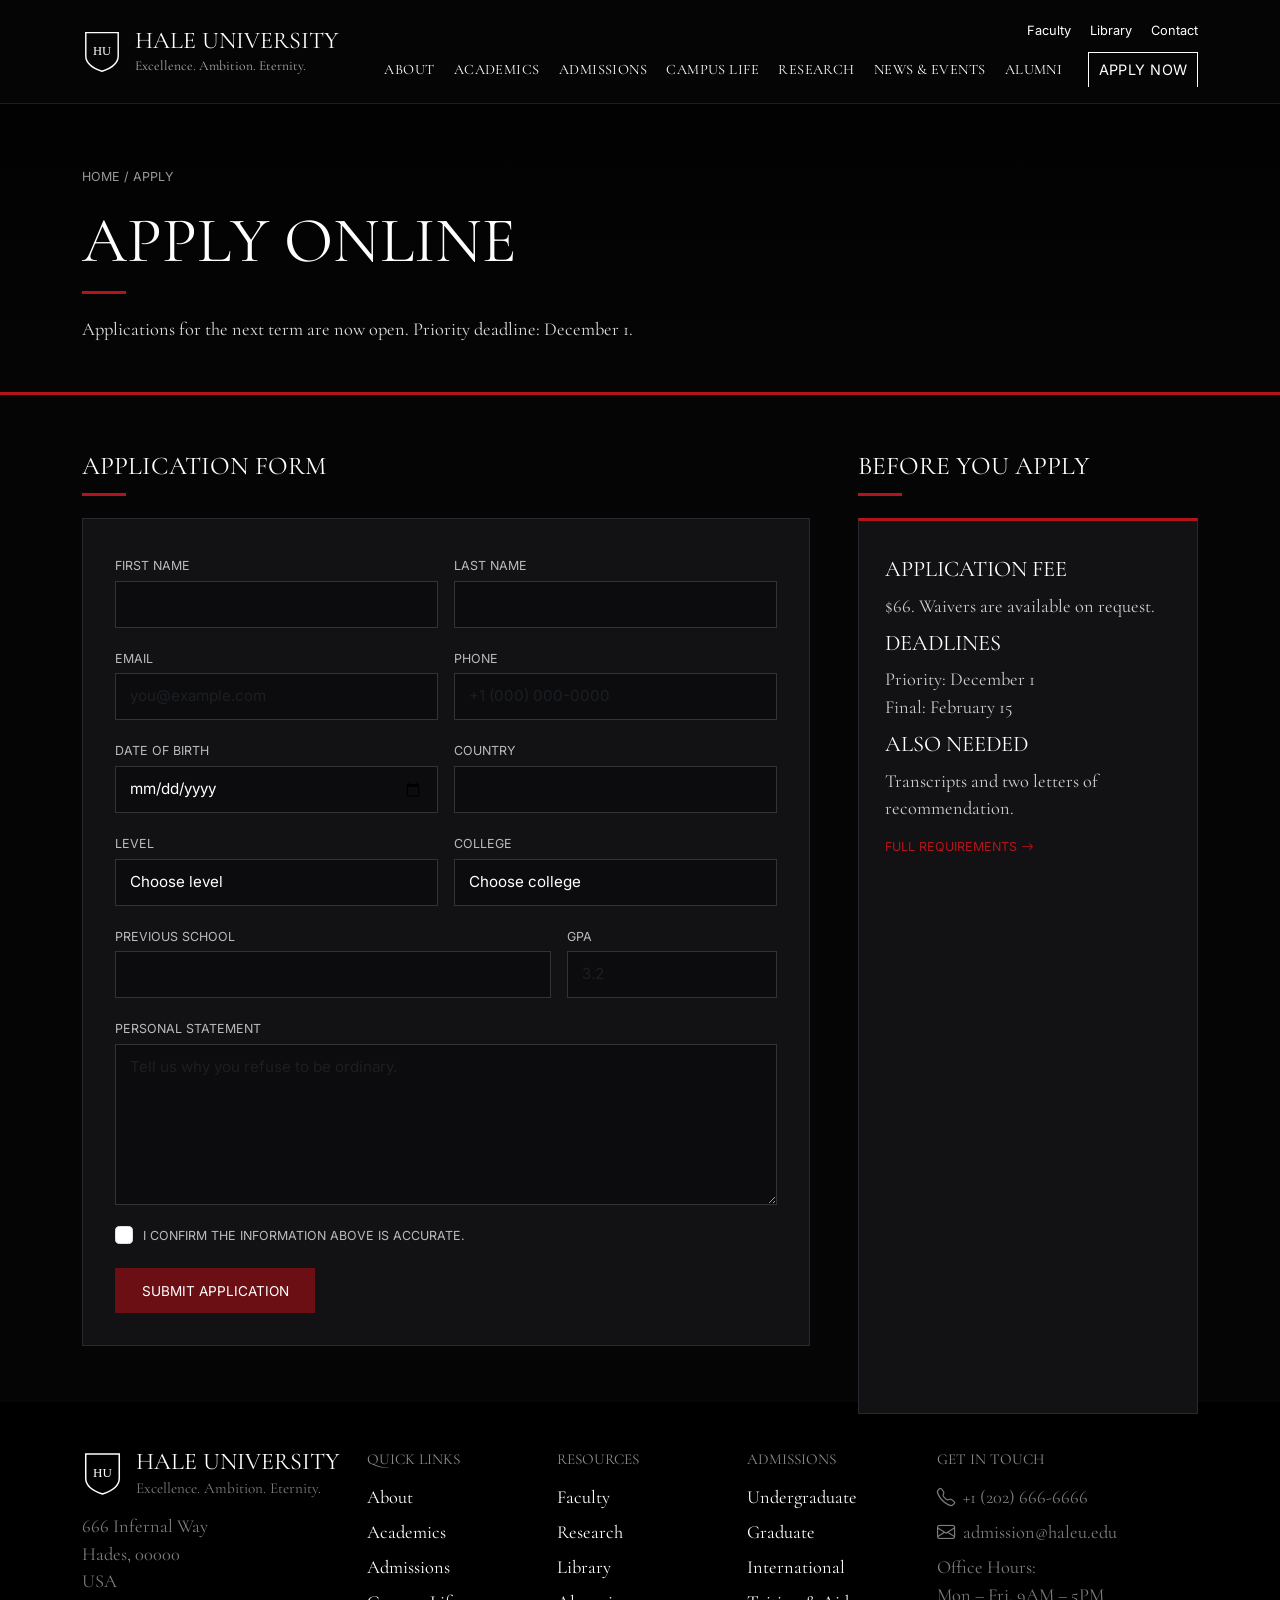
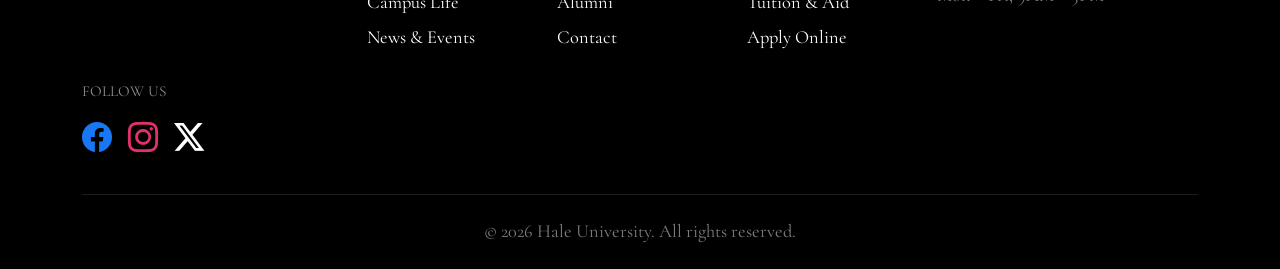
<file: apply.html>
<!doctype html>
<html lang="en">
  <head>
    <meta charset="UTF-8" />
    <meta name="viewport" content="width=device-width, initial-scale=1" />
    <title>Apply | Hale University</title>
    <link
      href="https://cdn.jsdelivr.net/npm/bootstrap@5.3.3/dist/css/bootstrap.min.css"
      rel="stylesheet"
    />
    <link
      href="https://cdn.jsdelivr.net/npm/bootstrap-icons@1.11.3/font/bootstrap-icons.min.css"
      rel="stylesheet"
    />
    <link
      href="https://fonts.googleapis.com/css2?family=Cormorant+Garamond:wght@400;500&family=Inter:wght@400;500&display=swap"
      rel="stylesheet"
    />
    <link href="style.css" rel="stylesheet" />
  </head>
  <body>
    <header class="site-header">
      <nav class="navbar navbar-expand-lg navbar-dark py-3">
        <div class="container-xl">
          <a class="navbar-brand logo m-0" href="index.html">
            <svg viewBox="0 0 44 50">
              <path
                d="M4 4h36v26c0 9-9 14-18 17C13 44 4 39 4 30z"
                fill="none"
                stroke="#fff"
                stroke-width="1.6"
              />
              <text
                x="22"
                y="29"
                fill="#fff"
                font-size="14"
                text-anchor="middle"
                font-family="Georgia"
              >
                HU
              </text>
            </svg>
            <span
              ><span class="logo-name">HALE UNIVERSITY</span
              ><span class="logo-tag"
                >Excellence. Ambition. Eternity.</span
              ></span
            >
          </a>
          <button
            class="navbar-toggler"
            type="button"
            data-bs-toggle="collapse"
            data-bs-target="#mainMenu"
            aria-label="Menu"
          >
            <span class="navbar-toggler-icon"></span>
          </button>
          <div
            class="collapse navbar-collapse justify-content-end"
            id="mainMenu"
          >
            <div>
              <div class="top-links text-end d-none d-lg-block mb-2">
                <a href="faculty.html">Faculty</a
                ><a href="library.html">Library</a
                ><a href="contact.html">Contact</a>
              </div>
              <div class="main-nav d-lg-flex align-items-center">
                <a href="about.html">About</a>
                <a href="academics.html">Academics</a>
                <a href="admissions.html">Admissions</a>
                <a href="campus-life.html">Campus Life</a>
                <a href="research.html">Research</a>
                <a href="news.html">News &amp; Events</a>
                <a href="alumni.html">Alumni</a>
                <a
                  href="apply.html"
                  class="btn btn-apply ms-lg-3 mt-3 mt-lg-0 active"
                  >Apply Now</a
                >
              </div>
            </div>
          </div>
        </div>
      </nav>
    </header>

    <main>
      <section class="page-banner">
        <div class="container-xl">
          <div class="crumbs"><a href="index.html">Home</a> / Apply</div>
          <h1>Apply Online</h1>
          <div class="red-line"></div>
          <p>
            Applications for the next term are now open. Priority deadline:
            December 1.
          </p>
        </div>
      </section>

      <section class="section-dark">
        <div class="container-xl">
          <div class="row g-5">
            <div class="col-12 col-lg-8">
              <h2 class="section-title">Application Form</h2>
              <div class="red-line"></div>
              <div class="form-wrap">
                <div id="formOk" class="alert alert-success d-none">
                  Application received. A sealed decision letter will follow
                  within four weeks of your interview.
                </div>
                <form class="hu-form needs-validation row g-3" novalidate>
                  <div class="col-md-6">
                    <label for="fn" class="form-label">First name</label
                    ><input
                      type="text"
                      class="form-control"
                      id="fn"
                      placeholder=""
                      required
                    />
                  </div>
                  <div class="col-md-6">
                    <label for="ln" class="form-label">Last name</label
                    ><input
                      type="text"
                      class="form-control"
                      id="ln"
                      placeholder=""
                      required
                    />
                  </div>
                  <div class="col-md-6">
                    <label for="email" class="form-label">Email</label
                    ><input
                      type="email"
                      class="form-control"
                      id="email"
                      placeholder="you@example.com"
                      required
                    />
                  </div>
                  <div class="col-md-6">
                    <label for="phone" class="form-label">Phone</label
                    ><input
                      type="tel"
                      class="form-control"
                      id="phone"
                      placeholder="+1 (000) 000-0000"
                      required
                    />
                  </div>
                  <div class="col-md-6">
                    <label for="dob" class="form-label">Date of birth</label
                    ><input
                      type="date"
                      class="form-control"
                      id="dob"
                      placeholder=""
                      required
                    />
                  </div>
                  <div class="col-md-6">
                    <label for="country" class="form-label">Country</label
                    ><input
                      type="text"
                      class="form-control"
                      id="country"
                      placeholder=""
                      required
                    />
                  </div>
                  <div class="col-md-6">
                    <label for="level" class="form-label">Level</label
                    ><select id="level" class="form-select" required>
                      <option value="">Choose level</option>
                      <option>Undergraduate</option>
                      <option>Graduate</option>
                      <option>Transfer</option>
                      <option>International</option>
                    </select>
                  </div>
                  <div class="col-md-6">
                    <label for="college" class="form-label">College</label
                    ><select id="college" class="form-select" required>
                      <option value="">Choose college</option>
                      <option>Forbidden Sciences</option>
                      <option>Infernal Engineering</option>
                      <option>Business &amp; Contracts</option>
                      <option>Law &amp; Judgment</option>
                      <option>Arts &amp; Letters</option>
                      <option>Medicine &amp; Mortality</option>
                      <option>Strategy &amp; Statecraft</option>
                      <option>Astral Studies</option>
                      <option>Graduate School</option>
                    </select>
                  </div>
                  <div class="col-md-8">
                    <label for="school" class="form-label"
                      >Previous school</label
                    ><input
                      type="text"
                      class="form-control"
                      id="school"
                      placeholder=""
                      required
                    />
                  </div>
                  <div class="col-md-4">
                    <label for="gpa" class="form-label">GPA</label
                    ><input
                      type="number"
                      class="form-control"
                      id="gpa"
                      placeholder="3.2"
                      step="0.01"
                      min="0"
                      max="4"
                      required
                    />
                  </div>
                  <div class="col-12">
                    <label for="essay" class="form-label"
                      >Personal statement</label
                    ><textarea
                      id="essay"
                      class="form-control"
                      rows="6"
                      placeholder="Tell us why you refuse to be ordinary."
                      required
                    ></textarea>
                  </div>
                  <div class="col-12">
                    <div class="form-check">
                      <input
                        class="form-check-input"
                        type="checkbox"
                        id="agree"
                        required
                      /><label class="form-check-label" for="agree"
                        >I confirm the information above is accurate.</label
                      >
                    </div>
                  </div>
                  <div class="col-12">
                    <button type="submit" class="btn btn-apply">
                      Submit application
                    </button>
                  </div>
                </form>
              </div>
            </div>
            <div class="col-12 col-lg-4">
              <h2 class="section-title">Before You Apply</h2>
              <div class="red-line"></div>
              <div class="hu-card">
                <h3>Application fee</h3>
                <p>$66. Waivers are available on request.</p>
                <h3>Deadlines</h3>
                <p>Priority: December 1<br />Final: February 15</p>
                <h3>Also needed</h3>
                <p>Transcripts and two letters of recommendation.</p>
                <a href="admissions.html" class="more"
                  >Full requirements <i class="bi bi-arrow-right"></i
                ></a>
              </div>
            </div>
          </div>
        </div>
      </section>
    </main>

    <footer class="site-footer">
      <div class="container-xl">
        <div class="row g-4">
          <div class="col-12 col-lg-3">
            <div class="logo mb-3">
              <svg viewBox="0 0 44 50">
                <path
                  d="M4 4h36v26c0 9-9 14-18 17C13 44 4 39 4 30z"
                  fill="none"
                  stroke="#fff"
                  stroke-width="1.6"
                />
                <text
                  x="22"
                  y="29"
                  fill="#fff"
                  font-size="14"
                  text-anchor="middle"
                  font-family="Georgia"
                >
                  HU
                </text>
              </svg>
              <span
                ><span class="logo-name fs-4">HALE UNIVERSITY</span
                ><span class="logo-tag muted"
                  >Excellence. Ambition. Eternity.</span
                ></span
              >
            </div>
            <address class="muted mb-0">
              666 Infernal Way<br />Hades, 00000<br />USA
            </address>
          </div>
          <div class="col-6 col-md-3 col-lg-2">
            <h4>Quick Links</h4>
            <ul>
              <li><a href="about.html">About</a></li>
              <li><a href="academics.html">Academics</a></li>
              <li><a href="admissions.html">Admissions</a></li>
              <li><a href="campus-life.html">Campus Life</a></li>
              <li><a href="news.html">News &amp; Events</a></li>
            </ul>
          </div>
          <div class="col-6 col-md-3 col-lg-2">
            <h4>Resources</h4>
            <ul>
              <li><a href="faculty.html">Faculty</a></li>
              <li><a href="research.html">Research</a></li>
              <li><a href="library.html">Library</a></li>
              <li><a href="alumni.html">Alumni</a></li>
              <li><a href="contact.html">Contact</a></li>
            </ul>
          </div>
          <div class="col-6 col-md-3 col-lg-2">
            <h4>Admissions</h4>
            <ul>
              <li><a href="admissions.html">Undergraduate</a></li>
              <li><a href="admissions.html">Graduate</a></li>
              <li><a href="admissions.html">International</a></li>
              <li><a href="admissions.html">Tuition &amp; Aid</a></li>
              <li><a href="apply.html">Apply Online</a></li>
            </ul>
          </div>
          <div class="col-6 col-md-3 col-lg-3">
            <h4>Get in touch</h4>
            <ul class="muted">
              <li><i class="bi bi-telephone me-2"></i>+1 (202) 666-6666</li>
              <li><i class="bi bi-envelope me-2"></i>admission@haleu.edu</li>
              <li>Office Hours:<br />Mon – Fri, 9AM – 5PM</li>
            </ul>
          </div>
          <div class="col-12">
            <h4>Follow us</h4>
            <div class="social">
              <a href="#" aria-label="Facebook"
                ><i class="bi bi-facebook"></i></a
              ><a href="#" aria-label="Instagram"
                ><i class="bi bi-instagram"></i></a
              ><a href="#" aria-label="X"><i class="bi bi-twitter-x"></i></a>
            </div>
          </div>
        </div>
        <div class="copyright">
          &copy; 2026 Hale University. All rights reserved.
        </div>
      </div>
    </footer>
    <script src="https://cdn.jsdelivr.net/npm/bootstrap@5.3.3/dist/js/bootstrap.bundle.min.js"></script>
    <script>
      document.querySelectorAll(".needs-validation").forEach(function (f) {
        f.addEventListener("submit", function (e) {
          e.preventDefault();
          var pw = f.querySelector("#password"),
            cf = f.querySelector("#confirm");
          if (pw && cf)
            cf.setCustomValidity(
              pw.value === cf.value ? "" : "Passwords do not match",
            );
          if (f.checkValidity()) {
            var ok = document.getElementById("formOk");
            if (ok) ok.classList.remove("d-none");
            f.reset();
            f.classList.remove("was-validated");
          } else f.classList.add("was-validated");
        });
      });
    </script>
  </body>
</html>
</file>
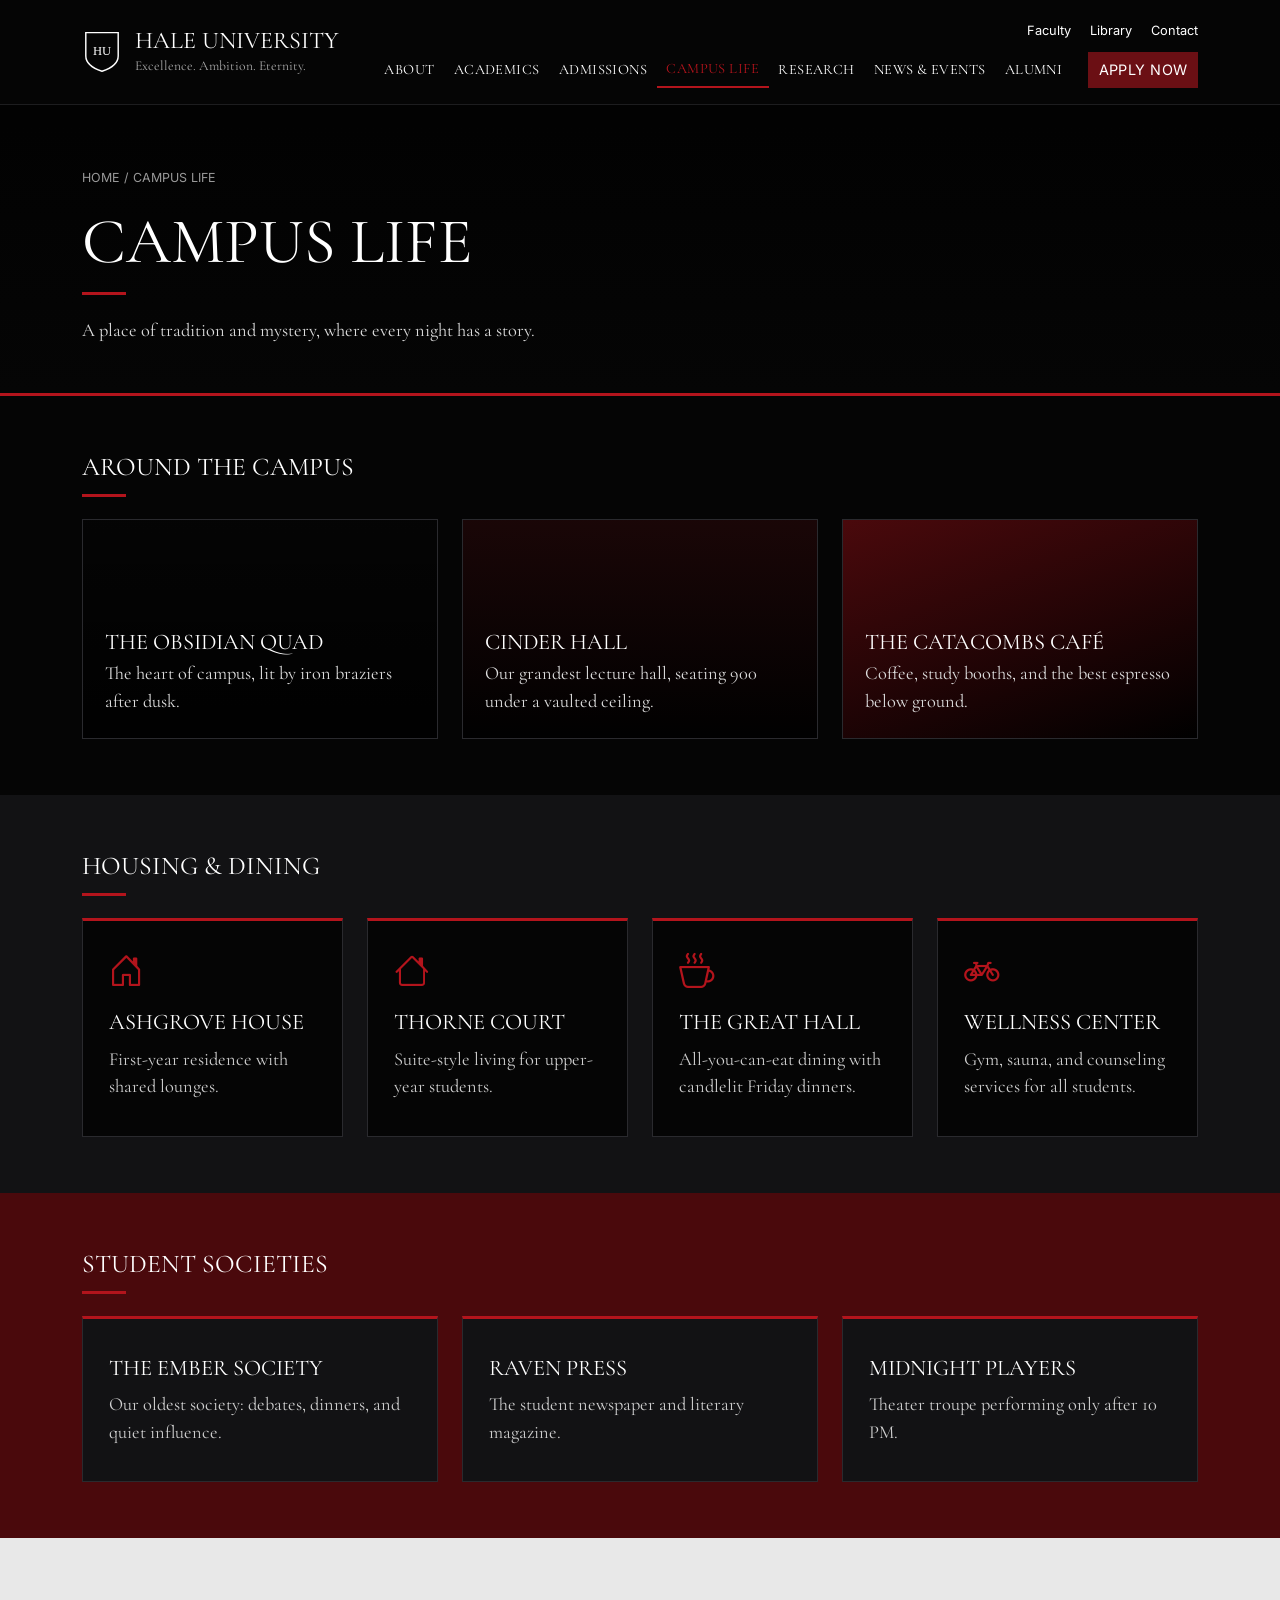
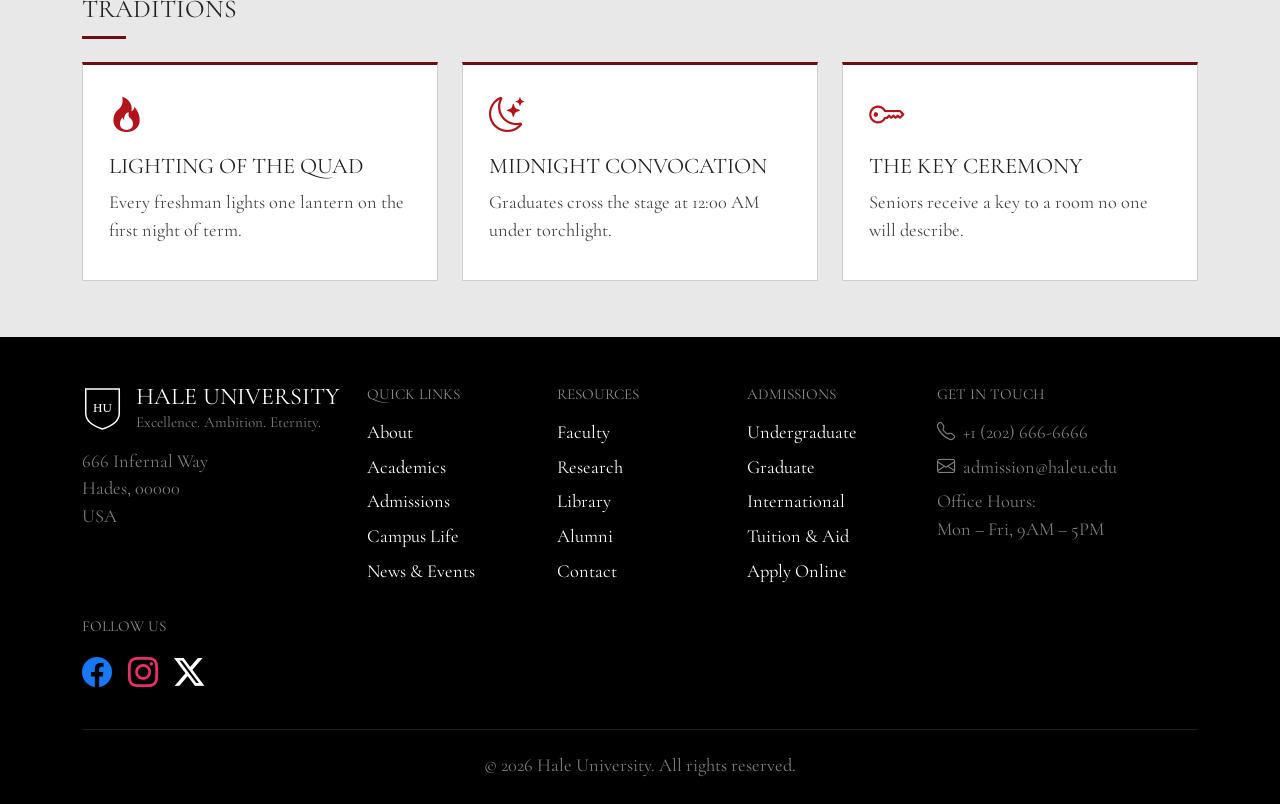
<file: campus-life.html>
<!doctype html>
<html lang="en">
  <head>
    <meta charset="UTF-8" />
    <meta name="viewport" content="width=device-width, initial-scale=1" />
    <title>Campus Life | Hale University</title>
    <link
      href="https://cdn.jsdelivr.net/npm/bootstrap@5.3.3/dist/css/bootstrap.min.css"
      rel="stylesheet"
    />
    <link
      href="https://cdn.jsdelivr.net/npm/bootstrap-icons@1.11.3/font/bootstrap-icons.min.css"
      rel="stylesheet"
    />
    <link
      href="https://fonts.googleapis.com/css2?family=Cormorant+Garamond:wght@400;500&family=Inter:wght@400;500&display=swap"
      rel="stylesheet"
    />
    <link href="style.css" rel="stylesheet" />
  </head>
  <body>
    <header class="site-header">
      <nav class="navbar navbar-expand-lg navbar-dark py-3">
        <div class="container-xl">
          <a class="navbar-brand logo m-0" href="index.html">
            <svg viewBox="0 0 44 50">
              <path
                d="M4 4h36v26c0 9-9 14-18 17C13 44 4 39 4 30z"
                fill="none"
                stroke="#fff"
                stroke-width="1.6"
              />
              <text
                x="22"
                y="29"
                fill="#fff"
                font-size="14"
                text-anchor="middle"
                font-family="Georgia"
              >
                HU
              </text>
            </svg>
            <span
              ><span class="logo-name">HALE UNIVERSITY</span
              ><span class="logo-tag"
                >Excellence. Ambition. Eternity.</span
              ></span
            >
          </a>
          <button
            class="navbar-toggler"
            type="button"
            data-bs-toggle="collapse"
            data-bs-target="#mainMenu"
            aria-label="Menu"
          >
            <span class="navbar-toggler-icon"></span>
          </button>
          <div
            class="collapse navbar-collapse justify-content-end"
            id="mainMenu"
          >
            <div>
              <div class="top-links text-end d-none d-lg-block mb-2">
                <a href="faculty.html">Faculty</a
                ><a href="library.html">Library</a
                ><a href="contact.html">Contact</a>
              </div>
              <div class="main-nav d-lg-flex align-items-center">
                <a href="about.html">About</a>
                <a href="academics.html">Academics</a>
                <a href="admissions.html">Admissions</a>
                <a href="campus-life.html" class="active">Campus Life</a>
                <a href="research.html">Research</a>
                <a href="news.html">News &amp; Events</a>
                <a href="alumni.html">Alumni</a>
                <a href="apply.html" class="btn btn-apply ms-lg-3 mt-3 mt-lg-0"
                  >Apply Now</a
                >
              </div>
            </div>
          </div>
        </div>
      </nav>
    </header>

    <main>
      <section class="page-banner alt">
        <div class="container-xl">
          <div class="crumbs"><a href="index.html">Home</a> / Campus Life</div>
          <h1>Campus Life</h1>
          <div class="red-line"></div>
          <p>
            A place of tradition and mystery, where every night has a story.
          </p>
        </div>
      </section>

      <section class="section-dark">
        <div class="container-xl">
          <h2 class="section-title">Around the Campus</h2>
          <div class="red-line"></div>
          <div class="row g-4">
            <div class="col-12 col-md-6 col-lg-4">
              <div class="tile">
                <h3>The Obsidian Quad</h3>
                <p>The heart of campus, lit by iron braziers after dusk.</p>
              </div>
            </div>
            <div class="col-12 col-md-6 col-lg-4">
              <div class="tile t2">
                <h3>Cinder Hall</h3>
                <p>
                  Our grandest lecture hall, seating 900 under a vaulted
                  ceiling.
                </p>
              </div>
            </div>
            <div class="col-12 col-md-6 col-lg-4">
              <div class="tile t3">
                <h3>The Catacombs Café</h3>
                <p>Coffee, study booths, and the best espresso below ground.</p>
              </div>
            </div>
          </div>
        </div>
      </section>

      <section class="section-panel">
        <div class="container-xl">
          <h2 class="section-title">Housing &amp; Dining</h2>
          <div class="red-line"></div>
          <div class="row g-4">
            <div class="col-12 col-md-6 col-lg-3">
              <div class="hu-card">
                <i class="bi bi-house-door icon"></i>
                <h3>Ashgrove House</h3>
                <p>First-year residence with shared lounges.</p>
              </div>
            </div>
            <div class="col-12 col-md-6 col-lg-3">
              <div class="hu-card">
                <i class="bi bi-house icon"></i>
                <h3>Thorne Court</h3>
                <p>Suite-style living for upper-year students.</p>
              </div>
            </div>
            <div class="col-12 col-md-6 col-lg-3">
              <div class="hu-card">
                <i class="bi bi-cup-hot icon"></i>
                <h3>The Great Hall</h3>
                <p>All-you-can-eat dining with candlelit Friday dinners.</p>
              </div>
            </div>
            <div class="col-12 col-md-6 col-lg-3">
              <div class="hu-card">
                <i class="bi bi-bicycle icon"></i>
                <h3>Wellness Center</h3>
                <p>Gym, sauna, and counseling services for all students.</p>
              </div>
            </div>
          </div>
        </div>
      </section>

      <section class="section-wine">
        <div class="container-xl">
          <h2 class="section-title">Student Societies</h2>
          <div class="red-line"></div>
          <div class="row g-4">
            <div class="col-12 col-md-4">
              <div class="hu-card">
                <h3>The Ember Society</h3>
                <p>
                  Our oldest society: debates, dinners, and quiet influence.
                </p>
              </div>
            </div>
            <div class="col-12 col-md-4">
              <div class="hu-card">
                <h3>Raven Press</h3>
                <p>The student newspaper and literary magazine.</p>
              </div>
            </div>
            <div class="col-12 col-md-4">
              <div class="hu-card">
                <h3>Midnight Players</h3>
                <p>Theater troupe performing only after 10 PM.</p>
              </div>
            </div>
          </div>
        </div>
      </section>

      <section class="section-light">
        <div class="container-xl">
          <h2 class="section-title">Traditions</h2>
          <div class="red-line"></div>
          <div class="row g-4">
            <div class="col-12 col-md-4">
              <div class="hu-card">
                <i class="bi bi-fire icon"></i>
                <h3>Lighting of the Quad</h3>
                <p>
                  Every freshman lights one lantern on the first night of term.
                </p>
              </div>
            </div>
            <div class="col-12 col-md-4">
              <div class="hu-card">
                <i class="bi bi-moon-stars icon"></i>
                <h3>Midnight Convocation</h3>
                <p>Graduates cross the stage at 12:00 AM under torchlight.</p>
              </div>
            </div>
            <div class="col-12 col-md-4">
              <div class="hu-card">
                <i class="bi bi-key icon"></i>
                <h3>The Key Ceremony</h3>
                <p>Seniors receive a key to a room no one will describe.</p>
              </div>
            </div>
          </div>
        </div>
      </section>
    </main>

    <footer class="site-footer">
      <div class="container-xl">
        <div class="row g-4">
          <div class="col-12 col-lg-3">
            <div class="logo mb-3">
              <svg viewBox="0 0 44 50">
                <path
                  d="M4 4h36v26c0 9-9 14-18 17C13 44 4 39 4 30z"
                  fill="none"
                  stroke="#fff"
                  stroke-width="1.6"
                />
                <text
                  x="22"
                  y="29"
                  fill="#fff"
                  font-size="14"
                  text-anchor="middle"
                  font-family="Georgia"
                >
                  HU
                </text>
              </svg>
              <span
                ><span class="logo-name fs-4">HALE UNIVERSITY</span
                ><span class="logo-tag muted"
                  >Excellence. Ambition. Eternity.</span
                ></span
              >
            </div>
            <address class="muted mb-0">
              666 Infernal Way<br />Hades, 00000<br />USA
            </address>
          </div>
          <div class="col-6 col-md-3 col-lg-2">
            <h4>Quick Links</h4>
            <ul>
              <li><a href="about.html">About</a></li>
              <li><a href="academics.html">Academics</a></li>
              <li><a href="admissions.html">Admissions</a></li>
              <li><a href="campus-life.html">Campus Life</a></li>
              <li><a href="news.html">News &amp; Events</a></li>
            </ul>
          </div>
          <div class="col-6 col-md-3 col-lg-2">
            <h4>Resources</h4>
            <ul>
              <li><a href="faculty.html">Faculty</a></li>
              <li><a href="research.html">Research</a></li>
              <li><a href="library.html">Library</a></li>
              <li><a href="alumni.html">Alumni</a></li>
              <li><a href="contact.html">Contact</a></li>
            </ul>
          </div>
          <div class="col-6 col-md-3 col-lg-2">
            <h4>Admissions</h4>
            <ul>
              <li><a href="admissions.html">Undergraduate</a></li>
              <li><a href="admissions.html">Graduate</a></li>
              <li><a href="admissions.html">International</a></li>
              <li><a href="admissions.html">Tuition &amp; Aid</a></li>
              <li><a href="apply.html">Apply Online</a></li>
            </ul>
          </div>
          <div class="col-6 col-md-3 col-lg-3">
            <h4>Get in touch</h4>
            <ul class="muted">
              <li><i class="bi bi-telephone me-2"></i>+1 (202) 666-6666</li>
              <li><i class="bi bi-envelope me-2"></i>admission@haleu.edu</li>
              <li>Office Hours:<br />Mon – Fri, 9AM – 5PM</li>
            </ul>
          </div>
          <div class="col-12">
            <h4>Follow us</h4>
            <div class="social">
              <a href="#" aria-label="Facebook"
                ><i class="bi bi-facebook"></i></a
              ><a href="#" aria-label="Instagram"
                ><i class="bi bi-instagram"></i></a
              ><a href="#" aria-label="X"><i class="bi bi-twitter-x"></i></a>
            </div>
          </div>
        </div>
        <div class="copyright">
          &copy; 2026 Hale University. All rights reserved.
        </div>
      </div>
    </footer>
    <script src="https://cdn.jsdelivr.net/npm/bootstrap@5.3.3/dist/js/bootstrap.bundle.min.js"></script>
  </body>
</html>
</file>
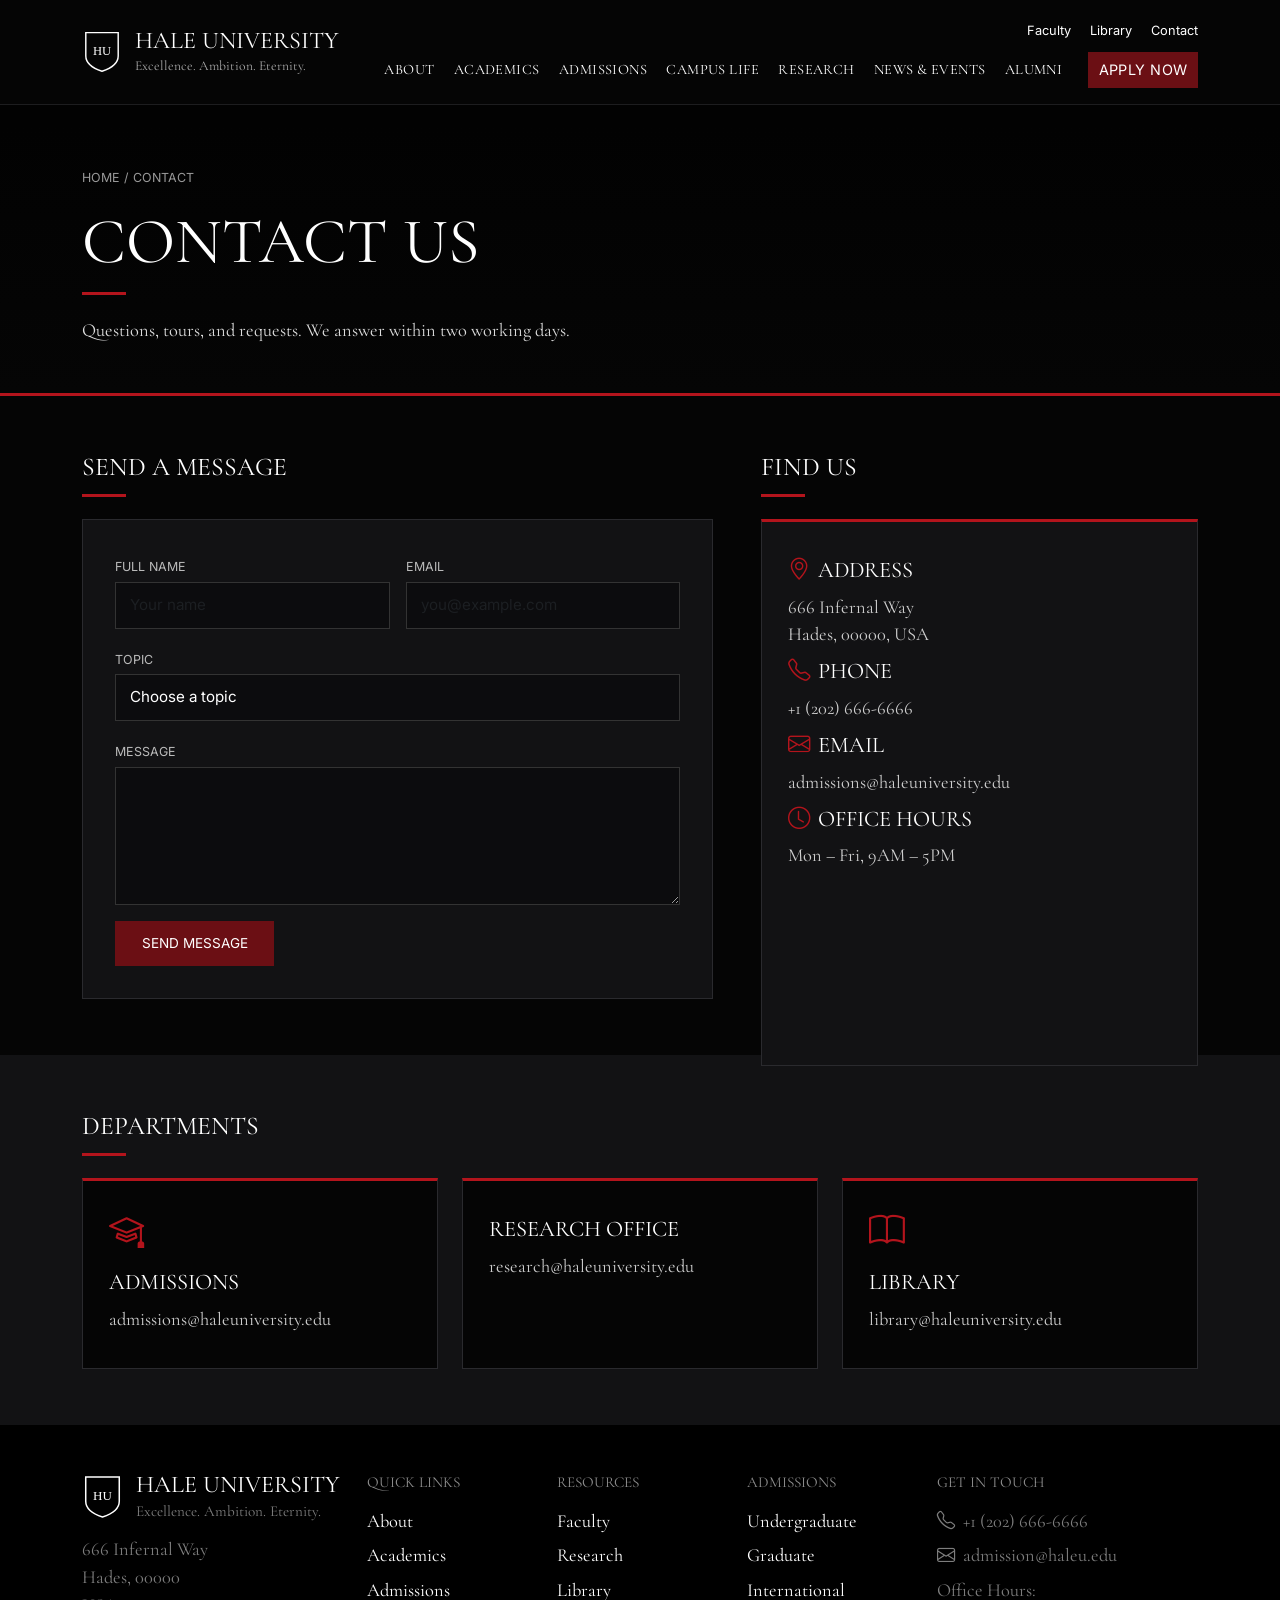
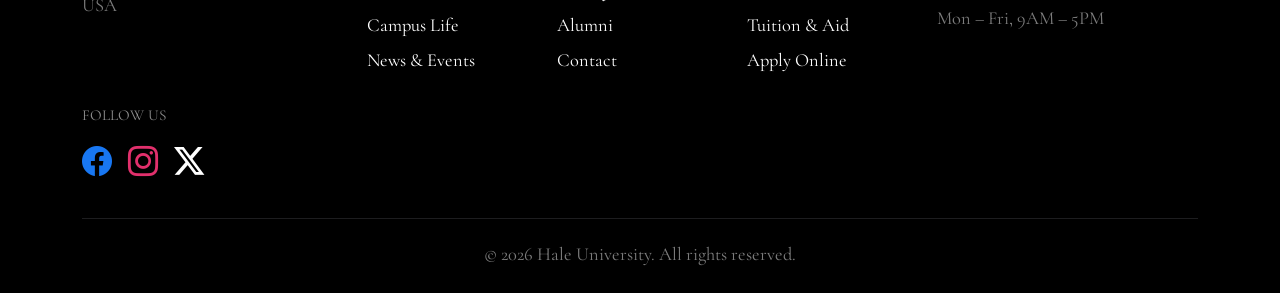
<file: contact.html>
<!doctype html>
<html lang="en">
  <head>
    <meta charset="UTF-8" />
    <meta name="viewport" content="width=device-width, initial-scale=1" />
    <title>Contact | Hale University</title>
    <link
      href="https://cdn.jsdelivr.net/npm/bootstrap@5.3.3/dist/css/bootstrap.min.css"
      rel="stylesheet"
    />
    <link
      href="https://cdn.jsdelivr.net/npm/bootstrap-icons@1.11.3/font/bootstrap-icons.min.css"
      rel="stylesheet"
    />
    <link
      href="https://fonts.googleapis.com/css2?family=Cormorant+Garamond:wght@400;500&family=Inter:wght@400;500&display=swap"
      rel="stylesheet"
    />
    <link href="style.css" rel="stylesheet" />
  </head>
  <body>
    <header class="site-header">
      <nav class="navbar navbar-expand-lg navbar-dark py-3">
        <div class="container-xl">
          <a class="navbar-brand logo m-0" href="index.html">
            <svg viewBox="0 0 44 50">
              <path
                d="M4 4h36v26c0 9-9 14-18 17C13 44 4 39 4 30z"
                fill="none"
                stroke="#fff"
                stroke-width="1.6"
              />
              <text
                x="22"
                y="29"
                fill="#fff"
                font-size="14"
                text-anchor="middle"
                font-family="Georgia"
              >
                HU
              </text>
            </svg>
            <span
              ><span class="logo-name">HALE UNIVERSITY</span
              ><span class="logo-tag"
                >Excellence. Ambition. Eternity.</span
              ></span
            >
          </a>
          <button
            class="navbar-toggler"
            type="button"
            data-bs-toggle="collapse"
            data-bs-target="#mainMenu"
            aria-label="Menu"
          >
            <span class="navbar-toggler-icon"></span>
          </button>
          <div
            class="collapse navbar-collapse justify-content-end"
            id="mainMenu"
          >
            <div>
              <div class="top-links text-end d-none d-lg-block mb-2">
                <a href="faculty.html">Faculty</a
                ><a href="library.html">Library</a
                ><a href="contact.html">Contact</a>
              </div>
              <div class="main-nav d-lg-flex align-items-center">
                <a href="about.html">About</a>
                <a href="academics.html">Academics</a>
                <a href="admissions.html">Admissions</a>
                <a href="campus-life.html">Campus Life</a>
                <a href="research.html">Research</a>
                <a href="news.html">News &amp; Events</a>
                <a href="alumni.html">Alumni</a>
                <a href="apply.html" class="btn btn-apply ms-lg-3 mt-3 mt-lg-0"
                  >Apply Now</a
                >
              </div>
            </div>
          </div>
        </div>
      </nav>
    </header>

    <main>
      <section class="page-banner alt">
        <div class="container-xl">
          <div class="crumbs"><a href="index.html">Home</a> / Contact</div>
          <h1>Contact Us</h1>
          <div class="red-line"></div>
          <p>
            Questions, tours, and requests. We answer within two working days.
          </p>
        </div>
      </section>

      <section class="section-dark">
        <div class="container-xl">
          <div class="row g-5">
            <div class="col-12 col-lg-7">
              <h2 class="section-title">Send a Message</h2>
              <div class="red-line"></div>
              <div class="form-wrap">
                <div id="formOk" class="alert alert-success d-none">
                  Message sent. We will reply within two working days.
                </div>
                <form class="hu-form needs-validation row g-3" novalidate>
                  <div class="col-md-6">
                    <label for="name" class="form-label">Full name</label
                    ><input
                      type="text"
                      class="form-control"
                      id="name"
                      placeholder="Your name"
                      required
                    />
                  </div>
                  <div class="col-md-6">
                    <label for="email" class="form-label">Email</label
                    ><input
                      type="email"
                      class="form-control"
                      id="email"
                      placeholder="you@example.com"
                      required
                    />
                  </div>
                  <div class="col-12">
                    <label for="topic" class="form-label">Topic</label>
                    <select id="topic" class="form-select" required>
                      <option value="">Choose a topic</option>
                      <option>Admissions</option>
                      <option>Book a campus tour</option>
                      <option>Research Office</option>
                      <option>Library</option>
                      <option>Alumni</option>
                      <option>Other</option>
                    </select>
                  </div>
                  <div class="col-12">
                    <label for="msg" class="form-label">Message</label
                    ><textarea
                      id="msg"
                      class="form-control"
                      rows="5"
                      required
                    ></textarea>
                  </div>
                  <div class="col-12">
                    <button type="submit" class="btn btn-apply">
                      Send message
                    </button>
                  </div>
                </form>
              </div>
            </div>
            <div class="col-12 col-lg-5">
              <h2 class="section-title">Find Us</h2>
              <div class="red-line"></div>
              <div class="hu-card">
                <h3><i class="bi bi-geo-alt text-red me-2"></i>Address</h3>
                <p>666 Infernal Way<br />Hades, 00000, USA</p>
                <h3><i class="bi bi-telephone text-red me-2"></i>Phone</h3>
                <p>+1 (202) 666-6666</p>
                <h3><i class="bi bi-envelope text-red me-2"></i>Email</h3>
                <p>admissions@haleuniversity.edu</p>
                <h3><i class="bi bi-clock text-red me-2"></i>Office Hours</h3>
                <p>Mon – Fri, 9AM – 5PM</p>
              </div>
            </div>
          </div>
        </div>
      </section>

      <section class="section-panel">
        <div class="container-xl">
          <h2 class="section-title">Departments</h2>
          <div class="red-line"></div>
          <div class="row g-4">
            <div class="col-12 col-md-4">
              <div class="hu-card">
                <i class="bi bi-mortarboard icon"></i>
                <h3>Admissions</h3>
                <p>admissions@haleuniversity.edu</p>
              </div>
            </div>
            <div class="col-12 col-md-4">
              <div class="hu-card">
                <i class="bi bi-flask icon"></i>
                <h3>Research Office</h3>
                <p>research@haleuniversity.edu</p>
              </div>
            </div>
            <div class="col-12 col-md-4">
              <div class="hu-card">
                <i class="bi bi-book icon"></i>
                <h3>Library</h3>
                <p>library@haleuniversity.edu</p>
              </div>
            </div>
          </div>
        </div>
      </section>
    </main>

    <footer class="site-footer">
      <div class="container-xl">
        <div class="row g-4">
          <div class="col-12 col-lg-3">
            <div class="logo mb-3">
              <svg viewBox="0 0 44 50">
                <path
                  d="M4 4h36v26c0 9-9 14-18 17C13 44 4 39 4 30z"
                  fill="none"
                  stroke="#fff"
                  stroke-width="1.6"
                />
                <text
                  x="22"
                  y="29"
                  fill="#fff"
                  font-size="14"
                  text-anchor="middle"
                  font-family="Georgia"
                >
                  HU
                </text>
              </svg>
              <span
                ><span class="logo-name fs-4">HALE UNIVERSITY</span
                ><span class="logo-tag muted"
                  >Excellence. Ambition. Eternity.</span
                ></span
              >
            </div>
            <address class="muted mb-0">
              666 Infernal Way<br />Hades, 00000<br />USA
            </address>
          </div>
          <div class="col-6 col-md-3 col-lg-2">
            <h4>Quick Links</h4>
            <ul>
              <li><a href="about.html">About</a></li>
              <li><a href="academics.html">Academics</a></li>
              <li><a href="admissions.html">Admissions</a></li>
              <li><a href="campus-life.html">Campus Life</a></li>
              <li><a href="news.html">News &amp; Events</a></li>
            </ul>
          </div>
          <div class="col-6 col-md-3 col-lg-2">
            <h4>Resources</h4>
            <ul>
              <li><a href="faculty.html">Faculty</a></li>
              <li><a href="research.html">Research</a></li>
              <li><a href="library.html">Library</a></li>
              <li><a href="alumni.html">Alumni</a></li>
              <li><a href="contact.html">Contact</a></li>
            </ul>
          </div>
          <div class="col-6 col-md-3 col-lg-2">
            <h4>Admissions</h4>
            <ul>
              <li><a href="admissions.html">Undergraduate</a></li>
              <li><a href="admissions.html">Graduate</a></li>
              <li><a href="admissions.html">International</a></li>
              <li><a href="admissions.html">Tuition &amp; Aid</a></li>
              <li><a href="apply.html">Apply Online</a></li>
            </ul>
          </div>
          <div class="col-6 col-md-3 col-lg-3">
            <h4>Get in touch</h4>
            <ul class="muted">
              <li><i class="bi bi-telephone me-2"></i>+1 (202) 666-6666</li>
              <li><i class="bi bi-envelope me-2"></i>admission@haleu.edu</li>
              <li>Office Hours:<br />Mon – Fri, 9AM – 5PM</li>
            </ul>
          </div>
          <div class="col-12">
            <h4>Follow us</h4>
            <div class="social">
              <a href="#" aria-label="Facebook"
                ><i class="bi bi-facebook"></i></a
              ><a href="#" aria-label="Instagram"
                ><i class="bi bi-instagram"></i></a
              ><a href="#" aria-label="X"><i class="bi bi-twitter-x"></i></a>
            </div>
          </div>
        </div>
        <div class="copyright">
          &copy; 2026 Hale University. All rights reserved.
        </div>
      </div>
    </footer>
    <script src="https://cdn.jsdelivr.net/npm/bootstrap@5.3.3/dist/js/bootstrap.bundle.min.js"></script>
    <script>
      document.querySelectorAll(".needs-validation").forEach(function (f) {
        f.addEventListener("submit", function (e) {
          e.preventDefault();
          var pw = f.querySelector("#password"),
            cf = f.querySelector("#confirm");
          if (pw && cf)
            cf.setCustomValidity(
              pw.value === cf.value ? "" : "Passwords do not match",
            );
          if (f.checkValidity()) {
            var ok = document.getElementById("formOk");
            if (ok) ok.classList.remove("d-none");
            f.reset();
            f.classList.remove("was-validated");
          } else f.classList.add("was-validated");
        });
      });
    </script>
  </body>
</html>
</file>
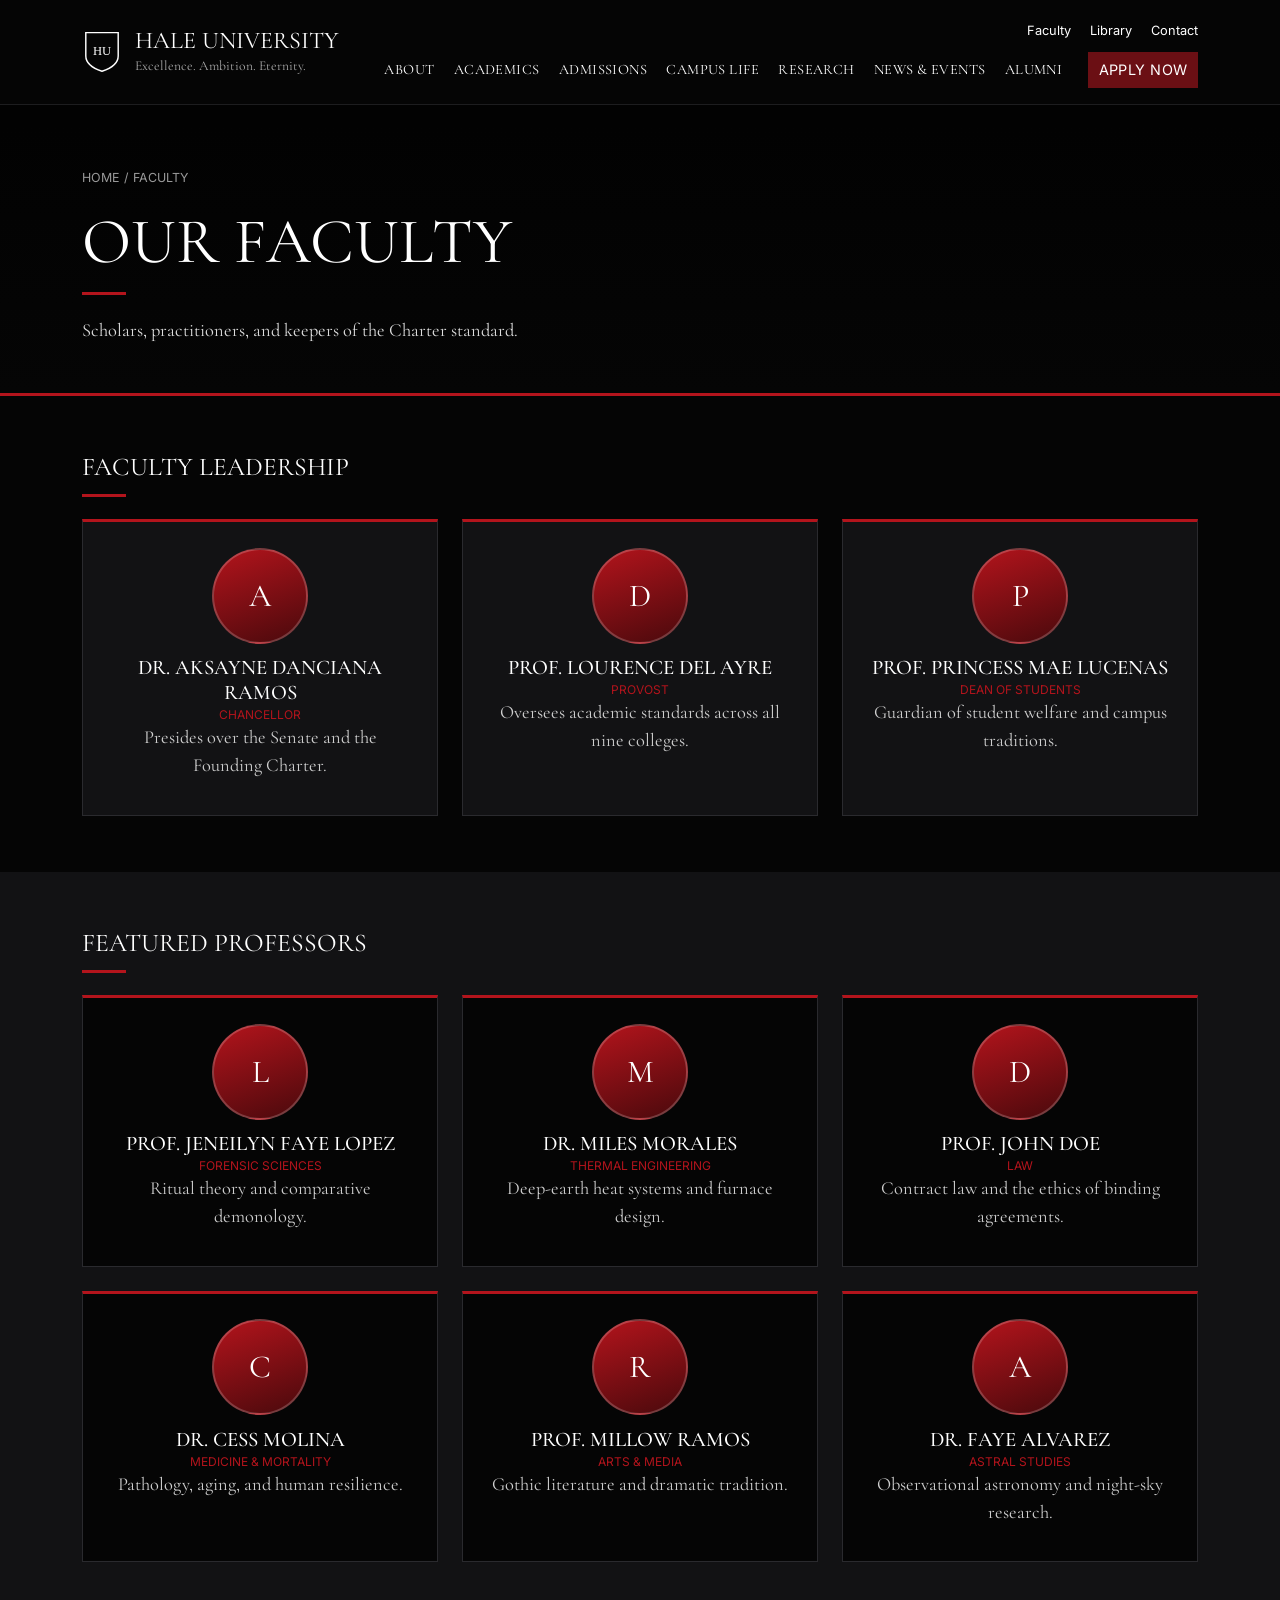
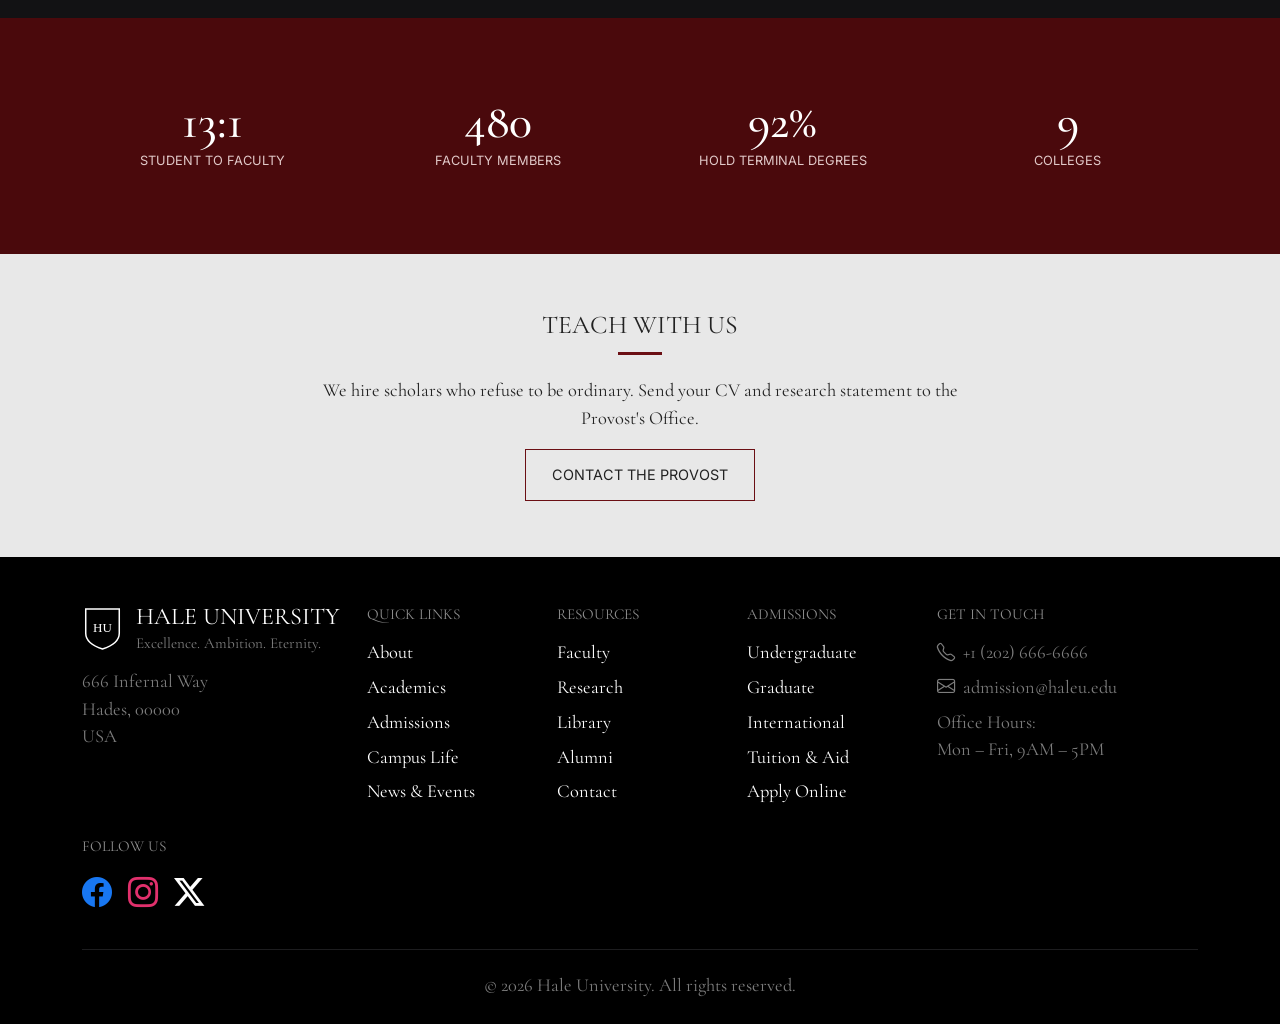
<file: faculty.html>
<!doctype html>
<html lang="en">
  <head>
    <meta charset="UTF-8" />
    <meta name="viewport" content="width=device-width, initial-scale=1" />
    <title>Faculty | Hale University</title>
    <link
      href="https://cdn.jsdelivr.net/npm/bootstrap@5.3.3/dist/css/bootstrap.min.css"
      rel="stylesheet"
    />
    <link
      href="https://cdn.jsdelivr.net/npm/bootstrap-icons@1.11.3/font/bootstrap-icons.min.css"
      rel="stylesheet"
    />
    <link
      href="https://fonts.googleapis.com/css2?family=Cormorant+Garamond:wght@400;500&family=Inter:wght@400;500&display=swap"
      rel="stylesheet"
    />
    <link href="style.css" rel="stylesheet" />
  </head>
  <body>
    <header class="site-header">
      <nav class="navbar navbar-expand-lg navbar-dark py-3">
        <div class="container-xl">
          <a class="navbar-brand logo m-0" href="index.html">
            <svg viewBox="0 0 44 50">
              <path
                d="M4 4h36v26c0 9-9 14-18 17C13 44 4 39 4 30z"
                fill="none"
                stroke="#fff"
                stroke-width="1.6"
              />
              <text
                x="22"
                y="29"
                fill="#fff"
                font-size="14"
                text-anchor="middle"
                font-family="Georgia"
              >
                HU
              </text>
            </svg>
            <span
              ><span class="logo-name">HALE UNIVERSITY</span
              ><span class="logo-tag"
                >Excellence. Ambition. Eternity.</span
              ></span
            >
          </a>
          <button
            class="navbar-toggler"
            type="button"
            data-bs-toggle="collapse"
            data-bs-target="#mainMenu"
            aria-label="Menu"
          >
            <span class="navbar-toggler-icon"></span>
          </button>
          <div
            class="collapse navbar-collapse justify-content-end"
            id="mainMenu"
          >
            <div>
              <div class="top-links text-end d-none d-lg-block mb-2">
                <a href="faculty.html">Faculty</a
                ><a href="library.html">Library</a
                ><a href="contact.html">Contact</a>
              </div>
              <div class="main-nav d-lg-flex align-items-center">
                <a href="about.html">About</a>
                <a href="academics.html">Academics</a>
                <a href="admissions.html">Admissions</a>
                <a href="campus-life.html">Campus Life</a>
                <a href="research.html">Research</a>
                <a href="news.html">News &amp; Events</a>
                <a href="alumni.html">Alumni</a>
                <a href="apply.html" class="btn btn-apply ms-lg-3 mt-3 mt-lg-0"
                  >Apply Now</a
                >
              </div>
            </div>
          </div>
        </div>
      </nav>
    </header>

    <main>
      <section class="page-banner alt">
        <div class="container-xl">
          <div class="crumbs"><a href="index.html">Home</a> / Faculty</div>
          <h1>Our Faculty</h1>
          <div class="red-line"></div>
          <p>Scholars, practitioners, and keepers of the Charter standard.</p>
        </div>
      </section>

      <section class="section-dark">
        <div class="container-xl">
          <h2 class="section-title">Faculty Leadership</h2>
          <div class="red-line"></div>
          <div class="row g-4">
            <div class="col-12 col-md-4">
              <div class="hu-card person">
                <div class="avatar text-white">A</div>
                <h3>Dr. Aksayne Danciana Ramos</h3>
                <div class="role">Chancellor</div>
                <p>Presides over the Senate and the Founding Charter.</p>
              </div>
            </div>
            <div class="col-12 col-md-4">
              <div class="hu-card person">
                <div class="avatar text-white">D</div>
                <h3>Prof. Lourence Del Ayre</h3>
                <div class="role">Provost</div>
                <p>Oversees academic standards across all nine colleges.</p>
              </div>
            </div>
            <div class="col-12 col-md-4">
              <div class="hu-card person">
                <div class="avatar text-white">P</div>
                <h3>Prof. Princess Mae Lucenas</h3>
                <div class="role">Dean of Students</div>
                <p>Guardian of student welfare and campus traditions.</p>
              </div>
            </div>
          </div>
        </div>
      </section>

      <section class="section-panel">
        <div class="container-xl">
          <h2 class="section-title">Featured Professors</h2>
          <div class="red-line"></div>
          <div class="row g-4">
            <div class="col-12 col-md-6 col-lg-4">
              <div class="hu-card person">
                <div class="avatar text-white">L</div>
                <h3>Prof. Jeneilyn Faye Lopez</h3>
                <div class="role">Forensic Sciences</div>
                <p>Ritual theory and comparative demonology.</p>
              </div>
            </div>
            <div class="col-12 col-md-6 col-lg-4">
              <div class="hu-card person">
                <div class="avatar text-white">M</div>
                <h3>Dr. Miles Morales</h3>
                <div class="role">Thermal Engineering</div>
                <p>Deep-earth heat systems and furnace design.</p>
              </div>
            </div>
            <div class="col-12 col-md-6 col-lg-4">
              <div class="hu-card person">
                <div class="avatar text-white">D</div>
                <h3>Prof. John Doe</h3>
                <div class="role">Law</div>
                <p>Contract law and the ethics of binding agreements.</p>
              </div>
            </div>
            <div class="col-12 col-md-6 col-lg-4">
              <div class="hu-card person">
                <div class="avatar text-white">C</div>
                <h3>Dr. Cess Molina</h3>
                <div class="role">Medicine &amp; Mortality</div>
                <p>Pathology, aging, and human resilience.</p>
              </div>
            </div>
            <div class="col-12 col-md-6 col-lg-4">
              <div class="hu-card person">
                <div class="avatar text-white">R</div>
                <h3>Prof. Millow Ramos</h3>
                <div class="role">Arts &amp; Media</div>
                <p>Gothic literature and dramatic tradition.</p>
              </div>
            </div>
            <div class="col-12 col-md-6 col-lg-4">
              <div class="hu-card person">
                <div class="avatar text-white">A</div>
                <h3>Dr. Faye Alvarez</h3>
                <div class="role">Astral Studies</div>
                <p>Observational astronomy and night-sky research.</p>
              </div>
            </div>
          </div>
        </div>
      </section>

      <section class="section-wine">
        <div class="container-xl">
          <div class="row">
            <div class="col-6 col-md-3 stat">
              <strong>13:1</strong><span>Student to faculty</span>
            </div>
            <div class="col-6 col-md-3 stat">
              <strong>480</strong><span>Faculty members</span>
            </div>
            <div class="col-6 col-md-3 stat">
              <strong>92%</strong><span>Hold terminal degrees</span>
            </div>
            <div class="col-6 col-md-3 stat">
              <strong>9</strong><span>Colleges</span>
            </div>
          </div>
        </div>
      </section>

      <section class="section-light">
        <div class="container-xl text-center">
          <h2 class="section-title">Teach With Us</h2>
          <div class="red-line mx-auto"></div>
          <p class="mx-auto" style="max-width: 640px">
            We hire scholars who refuse to be ordinary. Send your CV and
            research statement to the Provost's Office.
          </p>
          <a href="contact.html" class="btn-story">Contact the Provost</a>
        </div>
      </section>
    </main>

    <footer class="site-footer">
      <div class="container-xl">
        <div class="row g-4">
          <div class="col-12 col-lg-3">
            <div class="logo mb-3">
              <svg viewBox="0 0 44 50">
                <path
                  d="M4 4h36v26c0 9-9 14-18 17C13 44 4 39 4 30z"
                  fill="none"
                  stroke="#fff"
                  stroke-width="1.6"
                />
                <text
                  x="22"
                  y="29"
                  fill="#fff"
                  font-size="14"
                  text-anchor="middle"
                  font-family="Georgia"
                >
                  HU
                </text>
              </svg>
              <span
                ><span class="logo-name fs-4">HALE UNIVERSITY</span
                ><span class="logo-tag muted"
                  >Excellence. Ambition. Eternity.</span
                ></span
              >
            </div>
            <address class="muted mb-0">
              666 Infernal Way<br />Hades, 00000<br />USA
            </address>
          </div>
          <div class="col-6 col-md-3 col-lg-2">
            <h4>Quick Links</h4>
            <ul>
              <li><a href="about.html">About</a></li>
              <li><a href="academics.html">Academics</a></li>
              <li><a href="admissions.html">Admissions</a></li>
              <li><a href="campus-life.html">Campus Life</a></li>
              <li><a href="news.html">News &amp; Events</a></li>
            </ul>
          </div>
          <div class="col-6 col-md-3 col-lg-2">
            <h4>Resources</h4>
            <ul>
              <li><a href="faculty.html">Faculty</a></li>
              <li><a href="research.html">Research</a></li>
              <li><a href="library.html">Library</a></li>
              <li><a href="alumni.html">Alumni</a></li>
              <li><a href="contact.html">Contact</a></li>
            </ul>
          </div>
          <div class="col-6 col-md-3 col-lg-2">
            <h4>Admissions</h4>
            <ul>
              <li><a href="admissions.html">Undergraduate</a></li>
              <li><a href="admissions.html">Graduate</a></li>
              <li><a href="admissions.html">International</a></li>
              <li><a href="admissions.html">Tuition &amp; Aid</a></li>
              <li><a href="apply.html">Apply Online</a></li>
            </ul>
          </div>
          <div class="col-6 col-md-3 col-lg-3">
            <h4>Get in touch</h4>
            <ul class="muted">
              <li><i class="bi bi-telephone me-2"></i>+1 (202) 666-6666</li>
              <li><i class="bi bi-envelope me-2"></i>admission@haleu.edu</li>

              <li>Office Hours:<br />Mon – Fri, 9AM – 5PM</li>
            </ul>
          </div>
          <div class="col-12">
            <h4>Follow us</h4>
            <div class="social">
              <a href="#" aria-label="Facebook"
                ><i class="bi bi-facebook"></i></a
              ><a href="#" aria-label="Instagram"
                ><i class="bi bi-instagram"></i></a
              ><a href="#" aria-label="X"><i class="bi bi-twitter-x"></i></a>
            </div>
          </div>
        </div>
        <div class="copyright">
          &copy; 2026 Hale University. All rights reserved.
        </div>
      </div>
    </footer>
    <script src="https://cdn.jsdelivr.net/npm/bootstrap@5.3.3/dist/js/bootstrap.bundle.min.js"></script>
  </body>
</html>
</file>
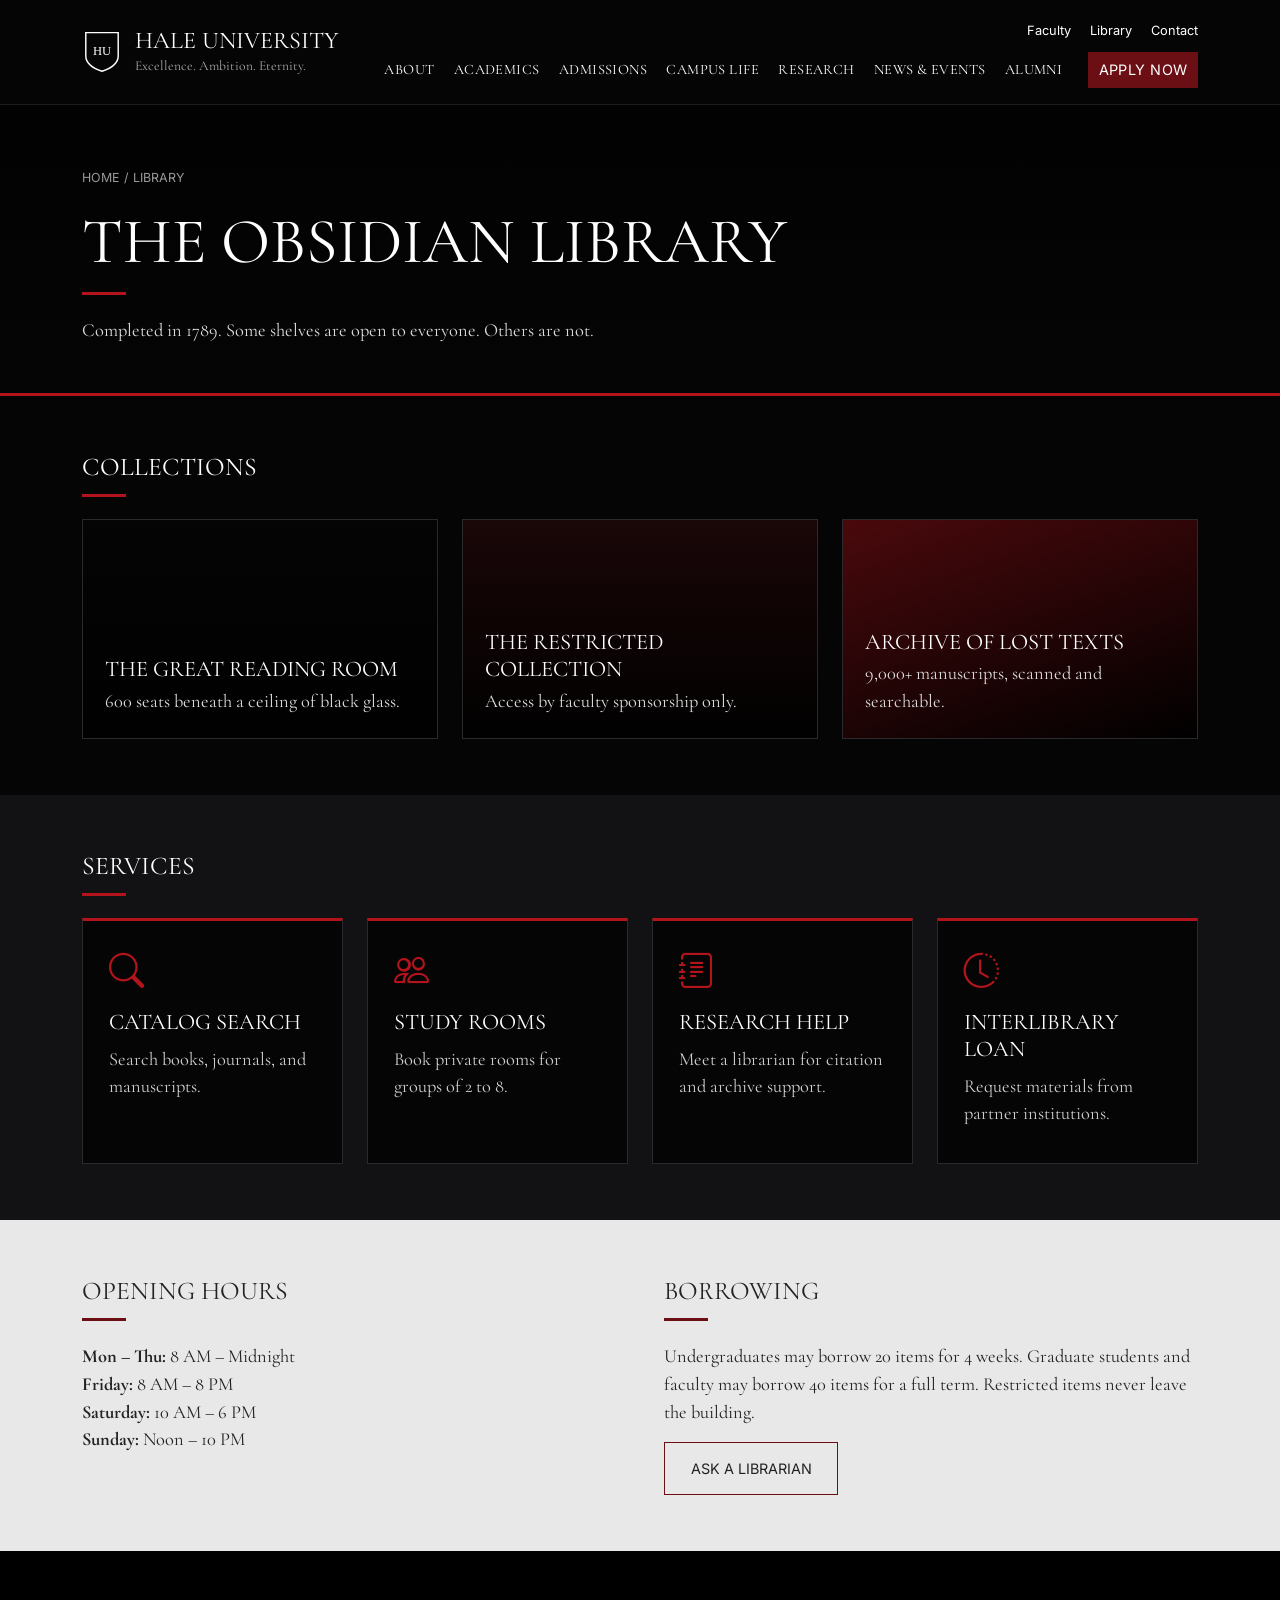
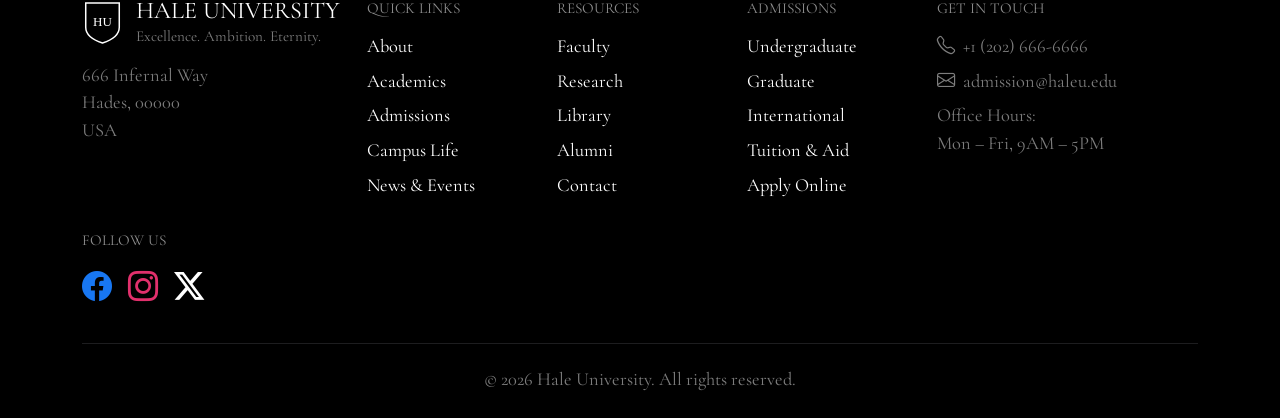
<file: library.html>
<!doctype html>
<html lang="en">
  <head>
    <meta charset="UTF-8" />
    <meta name="viewport" content="width=device-width, initial-scale=1" />
    <title>Library | Hale University</title>
    <link
      href="https://cdn.jsdelivr.net/npm/bootstrap@5.3.3/dist/css/bootstrap.min.css"
      rel="stylesheet"
    />
    <link
      href="https://cdn.jsdelivr.net/npm/bootstrap-icons@1.11.3/font/bootstrap-icons.min.css"
      rel="stylesheet"
    />
    <link
      href="https://fonts.googleapis.com/css2?family=Cormorant+Garamond:wght@400;500&family=Inter:wght@400;500&display=swap"
      rel="stylesheet"
    />
    <link href="style.css" rel="stylesheet" />
  </head>
  <body>
    <header class="site-header">
      <nav class="navbar navbar-expand-lg navbar-dark py-3">
        <div class="container-xl">
          <a class="navbar-brand logo m-0" href="index.html">
            <svg viewBox="0 0 44 50">
              <path
                d="M4 4h36v26c0 9-9 14-18 17C13 44 4 39 4 30z"
                fill="none"
                stroke="#fff"
                stroke-width="1.6"
              />
              <text
                x="22"
                y="29"
                fill="#fff"
                font-size="14"
                text-anchor="middle"
                font-family="Georgia"
              >
                HU
              </text>
            </svg>
            <span
              ><span class="logo-name">HALE UNIVERSITY</span
              ><span class="logo-tag"
                >Excellence. Ambition. Eternity.</span
              ></span
            >
          </a>
          <button
            class="navbar-toggler"
            type="button"
            data-bs-toggle="collapse"
            data-bs-target="#mainMenu"
            aria-label="Menu"
          >
            <span class="navbar-toggler-icon"></span>
          </button>
          <div
            class="collapse navbar-collapse justify-content-end"
            id="mainMenu"
          >
            <div>
              <div class="top-links text-end d-none d-lg-block mb-2">
                <a href="faculty.html">Faculty</a
                ><a href="library.html">Library</a
                ><a href="contact.html">Contact</a>
              </div>
              <div class="main-nav d-lg-flex align-items-center">
                <a href="about.html">About</a>
                <a href="academics.html">Academics</a>
                <a href="admissions.html">Admissions</a>
                <a href="campus-life.html">Campus Life</a>
                <a href="research.html">Research</a>
                <a href="news.html">News &amp; Events</a>
                <a href="alumni.html">Alumni</a>
                <a href="apply.html" class="btn btn-apply ms-lg-3 mt-3 mt-lg-0"
                  >Apply Now</a
                >
              </div>
            </div>
          </div>
        </div>
      </nav>
    </header>

    <main>
      <section class="page-banner">
        <div class="container-xl">
          <div class="crumbs"><a href="index.html">Home</a> / Library</div>
          <h1>The Obsidian Library</h1>
          <div class="red-line"></div>
          <p>
            Completed in 1789. Some shelves are open to everyone. Others are
            not.
          </p>
        </div>
      </section>

      <section class="section-dark">
        <div class="container-xl">
          <h2 class="section-title">Collections</h2>
          <div class="red-line"></div>
          <div class="row g-4">
            <div class="col-12 col-md-6 col-lg-4">
              <div class="tile">
                <h3>The Great Reading Room</h3>
                <p>600 seats beneath a ceiling of black glass.</p>
              </div>
            </div>
            <div class="col-12 col-md-6 col-lg-4">
              <div class="tile t2">
                <h3>The Restricted Collection</h3>
                <p>Access by faculty sponsorship only.</p>
              </div>
            </div>
            <div class="col-12 col-md-6 col-lg-4">
              <div class="tile t3">
                <h3>Archive of Lost Texts</h3>
                <p>9,000+ manuscripts, scanned and searchable.</p>
              </div>
            </div>
          </div>
        </div>
      </section>

      <section class="section-panel">
        <div class="container-xl">
          <h2 class="section-title">Services</h2>
          <div class="red-line"></div>
          <div class="row g-4">
            <div class="col-12 col-md-6 col-lg-3">
              <div class="hu-card">
                <i class="bi bi-search icon"></i>
                <h3>Catalog Search</h3>
                <p>Search books, journals, and manuscripts.</p>
              </div>
            </div>
            <div class="col-12 col-md-6 col-lg-3">
              <div class="hu-card">
                <i class="bi bi-people icon"></i>
                <h3>Study Rooms</h3>
                <p>Book private rooms for groups of 2 to 8.</p>
              </div>
            </div>
            <div class="col-12 col-md-6 col-lg-3">
              <div class="hu-card">
                <i class="bi bi-journal-text icon"></i>
                <h3>Research Help</h3>
                <p>Meet a librarian for citation and archive support.</p>
              </div>
            </div>
            <div class="col-12 col-md-6 col-lg-3">
              <div class="hu-card">
                <i class="bi bi-clock-history icon"></i>
                <h3>Interlibrary Loan</h3>
                <p>Request materials from partner institutions.</p>
              </div>
            </div>
          </div>
        </div>
      </section>

      <section class="section-light">
        <div class="container-xl">
          <div class="row g-5">
            <div class="col-12 col-md-6">
              <h2 class="section-title">Opening Hours</h2>
              <div class="red-line"></div>
              <p>
                <strong>Mon – Thu:</strong> 8 AM – Midnight<br /><strong
                  >Friday:</strong
                >
                8 AM – 8 PM<br /><strong>Saturday:</strong> 10 AM – 6 PM<br /><strong
                  >Sunday:</strong
                >
                Noon – 10 PM
              </p>
            </div>
            <div class="col-12 col-md-6">
              <h2 class="section-title">Borrowing</h2>
              <div class="red-line"></div>
              <p>
                Undergraduates may borrow 20 items for 4 weeks. Graduate
                students and faculty may borrow 40 items for a full term.
                Restricted items never leave the building.
              </p>
              <a href="contact.html" class="btn-story">Ask a librarian</a>
            </div>
          </div>
        </div>
      </section>
    </main>

    <footer class="site-footer">
      <div class="container-xl">
        <div class="row g-4">
          <div class="col-12 col-lg-3">
            <div class="logo mb-3">
              <svg viewBox="0 0 44 50">
                <path
                  d="M4 4h36v26c0 9-9 14-18 17C13 44 4 39 4 30z"
                  fill="none"
                  stroke="#fff"
                  stroke-width="1.6"
                />
                <text
                  x="22"
                  y="29"
                  fill="#fff"
                  font-size="14"
                  text-anchor="middle"
                  font-family="Georgia"
                >
                  HU
                </text>
              </svg>
              <span
                ><span class="logo-name fs-4">HALE UNIVERSITY</span
                ><span class="logo-tag muted"
                  >Excellence. Ambition. Eternity.</span
                ></span
              >
            </div>
            <address class="muted mb-0">
              666 Infernal Way<br />Hades, 00000<br />USA
            </address>
          </div>
          <div class="col-6 col-md-3 col-lg-2">
            <h4>Quick Links</h4>
            <ul>
              <li><a href="about.html">About</a></li>
              <li><a href="academics.html">Academics</a></li>
              <li><a href="admissions.html">Admissions</a></li>
              <li><a href="campus-life.html">Campus Life</a></li>
              <li><a href="news.html">News &amp; Events</a></li>
            </ul>
          </div>
          <div class="col-6 col-md-3 col-lg-2">
            <h4>Resources</h4>
            <ul>
              <li><a href="faculty.html">Faculty</a></li>
              <li><a href="research.html">Research</a></li>
              <li><a href="library.html">Library</a></li>
              <li><a href="alumni.html">Alumni</a></li>
              <li><a href="contact.html">Contact</a></li>
            </ul>
          </div>
          <div class="col-6 col-md-3 col-lg-2">
            <h4>Admissions</h4>
            <ul>
              <li><a href="admissions.html">Undergraduate</a></li>
              <li><a href="admissions.html">Graduate</a></li>
              <li><a href="admissions.html">International</a></li>
              <li><a href="admissions.html">Tuition &amp; Aid</a></li>
              <li><a href="apply.html">Apply Online</a></li>
            </ul>
          </div>
          <div class="col-6 col-md-3 col-lg-3">
            <h4>Get in touch</h4>
            <ul class="muted">
              <li><i class="bi bi-telephone me-2"></i>+1 (202) 666-6666</li>
              <li><i class="bi bi-envelope me-2"></i>admission@haleu.edu</li>

              <li>Office Hours:<br />Mon – Fri, 9AM – 5PM</li>
            </ul>
          </div>
          <div class="col-12">
            <h4>Follow us</h4>
            <div class="social">
              <a href="#" aria-label="Facebook"
                ><i class="bi bi-facebook"></i></a
              ><a href="#" aria-label="Instagram"
                ><i class="bi bi-instagram"></i></a
              ><a href="#" aria-label="X"><i class="bi bi-twitter-x"></i></a>
            </div>
          </div>
        </div>
        <div class="copyright">
          &copy; 2026 Hale University. All rights reserved.
        </div>
      </div>
    </footer>
    <script src="https://cdn.jsdelivr.net/npm/bootstrap@5.3.3/dist/js/bootstrap.bundle.min.js"></script>
  </body>
</html>
</file>
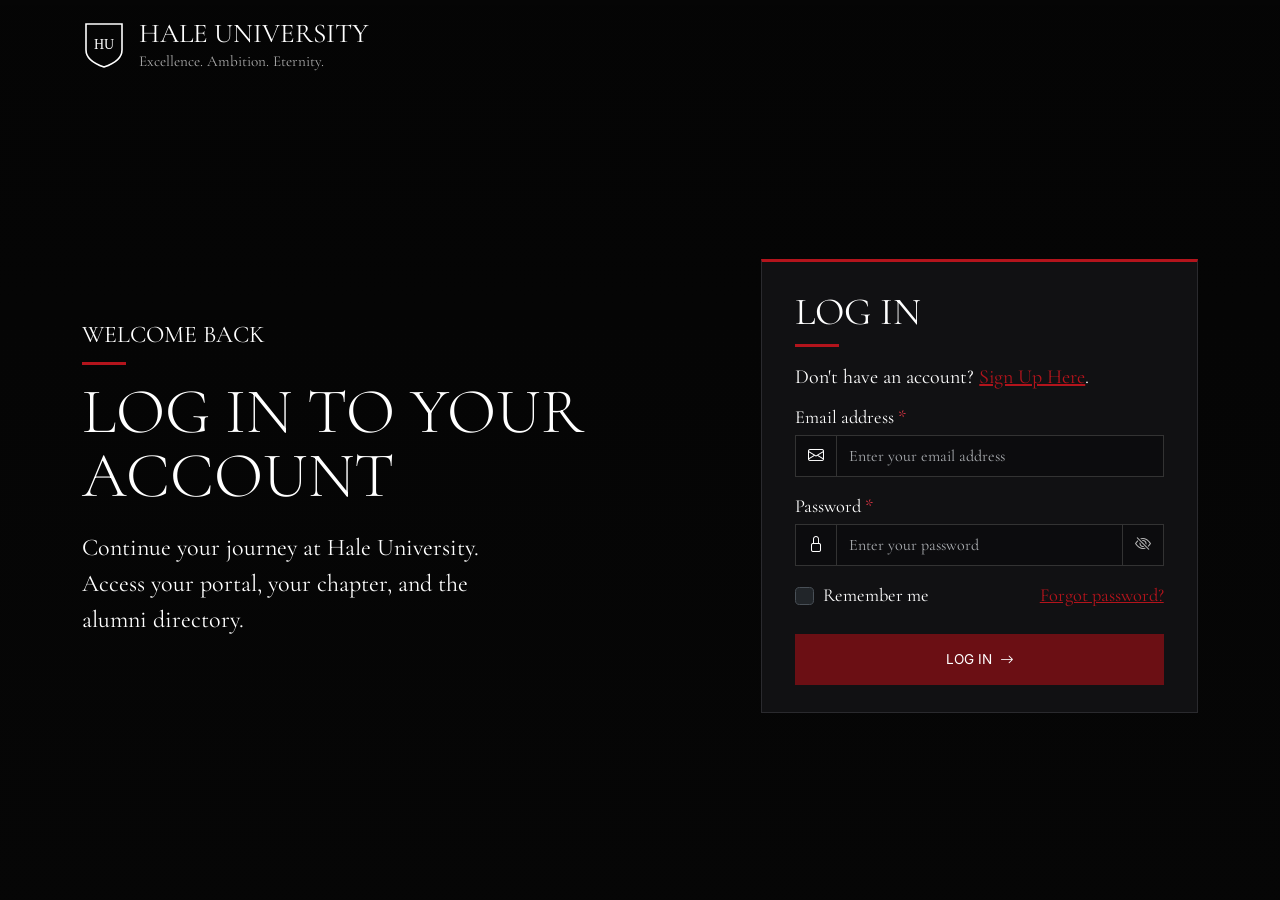
<file: login.html>
<!doctype html>
<html lang="en" data-bs-theme="dark">
  <head>
    <meta charset="UTF-8" />
    <meta name="viewport" content="width=device-width, initial-scale=1" />
    <title>Log in | Hale University</title>
    <link
      href="https://cdn.jsdelivr.net/npm/bootstrap@5.3.3/dist/css/bootstrap.min.css"
      rel="stylesheet"
    />
    <link
      href="https://cdn.jsdelivr.net/npm/bootstrap-icons@1.11.3/font/bootstrap-icons.min.css"
      rel="stylesheet"
    />
    <link
      href="https://fonts.googleapis.com/css2?family=Cormorant+Garamond:wght@400;500&family=Inter:wght@400;500&display=swap"
      rel="stylesheet"
    />
    <link href="style.css" rel="stylesheet" />
  </head>
  <body class="auth-page d-flex flex-column">
    <header class="container-xl py-4">
      <a class="navbar-brand logo m-0" href="index.html">
        <svg viewBox="0 0 44 50">
          <path
            d="M4 4h36v26c0 9-9 14-18 17C13 44 4 39 4 30z"
            fill="none"
            stroke="#fff"
            stroke-width="1.6"
          />
          <text
            x="22"
            y="29"
            fill="#fff"
            font-size="14"
            text-anchor="middle"
            font-family="Georgia"
          >
            HU
          </text>
        </svg>
        <span
          ><span class="logo-name">HALE UNIVERSITY</span
          ><span class="logo-tag">Excellence. Ambition. Eternity.</span></span
        >
      </a>
    </header>
    <main class="flex-grow-1 d-flex align-items-center py-4">
      <div class="container-xl">
        <div class="row align-items-center g-5">
          <div class="col-12 col-lg-6">
            <div class="text-uppercase fs-4">Welcome back</div>
            <div class="red-line"></div>
            <h1 class="display-3 text-uppercase lh-1 mb-4">
              Log in to your account
            </h1>
            <p class="fs-4 col-md-9 col-lg-10">
              Continue your journey at Hale University. Access your portal,
              your chapter, and the alumni directory.
            </p>
          </div>
          <div class="col-12 col-lg-6 col-xl-5 offset-xl-1">
            <div class="auth-card p-4 p-md-5">
              <h2 class="text-uppercase fw-normal display-6">Log in</h2>
              <div class="red-line"></div>
              <p class="fs-5">
                Don't have an account?
                <a href="signup.html" class="auth-link">Sign Up Here</a>.
              </p>
              <div id="formOk" class="alert alert-success d-none">
                Welcome back. You are now logged in.
              </div>
              <form class="needs-validation" novalidate>
                <div class="mb-3">
                  <label for="email" class="form-label"
                    >Email address <span class="text-danger">*</span></label
                  >
                  <div class="input-group has-validation">
                    <span class="input-group-text"
                      ><i class="bi bi-envelope"></i
                    ></span>
                    <input
                      type="email"
                      id="email"
                      class="form-control"
                      placeholder="Enter your email address"
                      required
                    />

                    <div class="invalid-feedback">
                      Enter a valid email address.
                    </div>
                  </div>
                </div>
                <div class="mb-3">
                  <label for="password" class="form-label"
                    >Password <span class="text-danger">*</span></label
                  >
                  <div class="input-group has-validation">
                    <span class="input-group-text"
                      ><i class="bi bi-lock"></i
                    ></span>
                    <input
                      type="password"
                      id="password"
                      class="form-control"
                      placeholder="Enter your password"
                      required
                    />
                    <button
                      type="button"
                      class="btn btn-toggle pw-toggle"
                      aria-label="Show password"
                    >
                      <i class="bi bi-eye-slash"></i>
                    </button>
                    <div class="invalid-feedback">
                      Enter your password.
                    </div>
                  </div>
                </div>
                <div
                  class="d-flex justify-content-between align-items-center mb-4"
                >
                  <div class="form-check m-0">
                    <input
                      class="form-check-input"
                      type="checkbox"
                      id="remember"
                    /><label class="form-check-label" for="remember"
                      >Remember me</label
                    >
                  </div>
                  <a href="#" class="auth-link">Forgot password?</a>
                </div>
                <button
                  type="submit"
                  class="btn btn-hu w-100 py-3 d-flex justify-content-center align-items-center gap-2"
                >
                  Log in <i class="bi bi-arrow-right"></i>
                </button>
              </form>
            </div>
          </div>
        </div>
      </div>
    </main>
    <script src="https://cdn.jsdelivr.net/npm/bootstrap@5.3.3/dist/js/bootstrap.bundle.min.js"></script>
    <script>
      document.querySelectorAll(".pw-toggle").forEach(function (b) {
        b.addEventListener("click", function () {
          var i = b.parentElement.querySelector("input"),
            show = i.type === "password";
          i.type = show ? "text" : "password";
          b.querySelector("i").className =
            "bi " + (show ? "bi-eye" : "bi-eye-slash");
        });
      });
      var f = document.querySelector(".needs-validation");
      f.addEventListener("submit", function (e) {
        e.preventDefault();
        if (f.checkValidity()) {
          document.getElementById("formOk").classList.remove("d-none");
          f.reset();
          f.classList.remove("was-validated");
        } else f.classList.add("was-validated");
      });
    </script>
  </body>
</html>
</file>
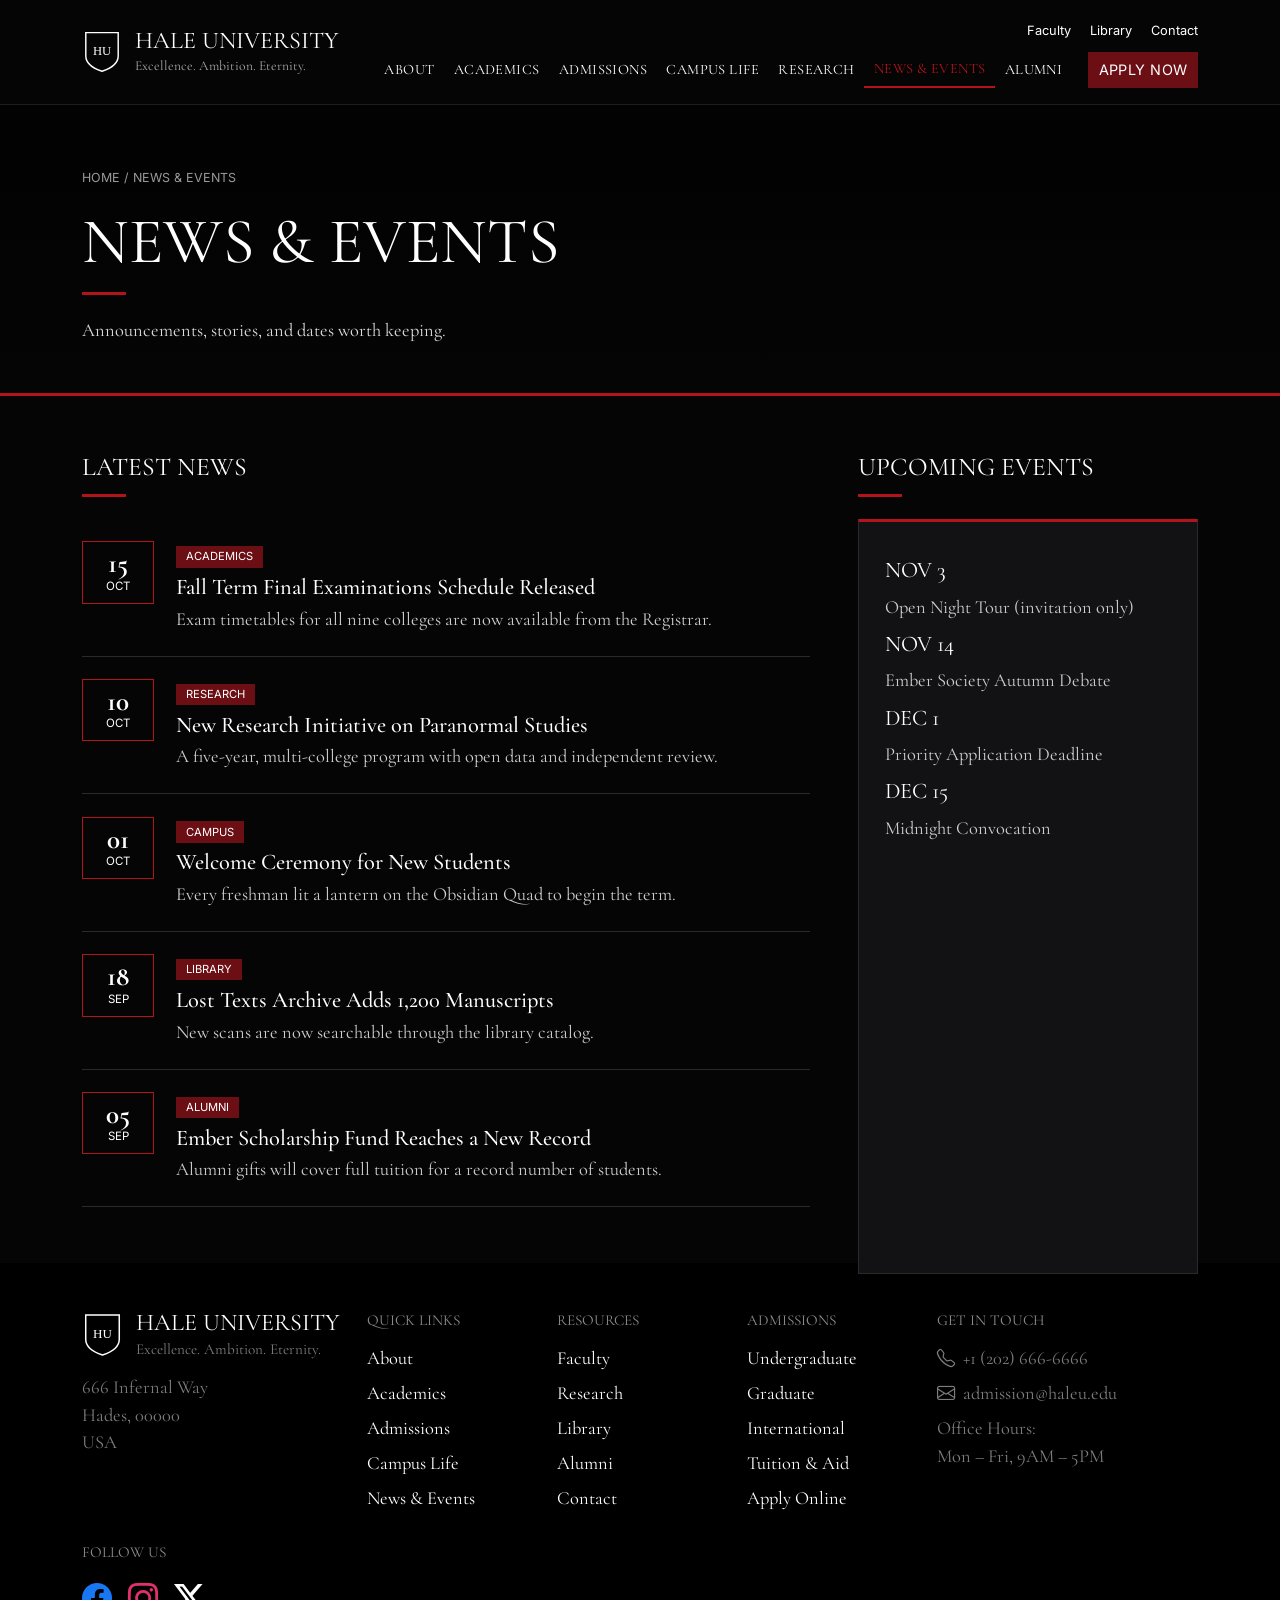
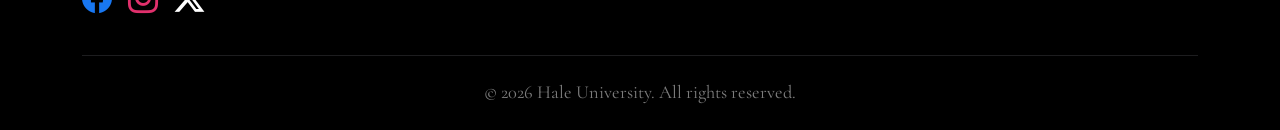
<file: news.html>
<!doctype html>
<html lang="en">
  <head>
    <meta charset="UTF-8" />
    <meta name="viewport" content="width=device-width, initial-scale=1" />
    <title>News &amp; Events | Hale University</title>
    <link
      href="https://cdn.jsdelivr.net/npm/bootstrap@5.3.3/dist/css/bootstrap.min.css"
      rel="stylesheet"
    />
    <link
      href="https://cdn.jsdelivr.net/npm/bootstrap-icons@1.11.3/font/bootstrap-icons.min.css"
      rel="stylesheet"
    />
    <link
      href="https://fonts.googleapis.com/css2?family=Cormorant+Garamond:wght@400;500&family=Inter:wght@400;500&display=swap"
      rel="stylesheet"
    />
    <link href="style.css" rel="stylesheet" />
  </head>
  <body>
    <header class="site-header">
      <nav class="navbar navbar-expand-lg navbar-dark py-3">
        <div class="container-xl">
          <a class="navbar-brand logo m-0" href="index.html">
            <svg viewBox="0 0 44 50">
              <path
                d="M4 4h36v26c0 9-9 14-18 17C13 44 4 39 4 30z"
                fill="none"
                stroke="#fff"
                stroke-width="1.6"
              />
              <text
                x="22"
                y="29"
                fill="#fff"
                font-size="14"
                text-anchor="middle"
                font-family="Georgia"
              >
                HU
              </text>
            </svg>
            <span
              ><span class="logo-name">HALE UNIVERSITY</span
              ><span class="logo-tag"
                >Excellence. Ambition. Eternity.</span
              ></span
            >
          </a>
          <button
            class="navbar-toggler"
            type="button"
            data-bs-toggle="collapse"
            data-bs-target="#mainMenu"
            aria-label="Menu"
          >
            <span class="navbar-toggler-icon"></span>
          </button>
          <div
            class="collapse navbar-collapse justify-content-end"
            id="mainMenu"
          >
            <div>
              <div class="top-links text-end d-none d-lg-block mb-2">
                <a href="faculty.html">Faculty</a
                ><a href="library.html">Library</a
                ><a href="contact.html">Contact</a>
              </div>
              <div class="main-nav d-lg-flex align-items-center">
                <a href="about.html">About</a>
                <a href="academics.html">Academics</a>
                <a href="admissions.html">Admissions</a>
                <a href="campus-life.html">Campus Life</a>
                <a href="research.html">Research</a>
                <a href="news.html" class="active">News &amp; Events</a>
                <a href="alumni.html">Alumni</a>
                <a href="apply.html" class="btn btn-apply ms-lg-3 mt-3 mt-lg-0"
                  >Apply Now</a
                >
              </div>
            </div>
          </div>
        </div>
      </nav>
    </header>

    <main>
      <section class="page-banner alt">
        <div class="container-xl">
          <div class="crumbs">
            <a href="index.html">Home</a> / News &amp; Events
          </div>
          <h1>News &amp; Events</h1>
          <div class="red-line"></div>
          <p>Announcements, stories, and dates worth keeping.</p>
        </div>
      </section>

      <section class="section-dark">
        <div class="container-xl">
          <div class="row g-5">
            <div class="col-12 col-lg-8">
              <h2 class="section-title">Latest News</h2>
              <div class="red-line"></div>
              <div class="news-item">
                <div class="news-date"><strong>15</strong>Oct</div>
                <div>
                  <span class="tag">Academics</span>
                  <h3>Fall Term Final Examinations Schedule Released</h3>
                  <p>
                    Exam timetables for all nine colleges are now available from
                    the Registrar.
                  </p>
                </div>
              </div>
              <div class="news-item">
                <div class="news-date"><strong>10</strong>Oct</div>
                <div>
                  <span class="tag">Research</span>
                  <h3>New Research Initiative on Paranormal Studies</h3>
                  <p>
                    A five-year, multi-college program with open data and
                    independent review.
                  </p>
                </div>
              </div>
              <div class="news-item">
                <div class="news-date"><strong>01</strong>Oct</div>
                <div>
                  <span class="tag">Campus</span>
                  <h3>Welcome Ceremony for New Students</h3>
                  <p>
                    Every freshman lit a lantern on the Obsidian Quad to begin
                    the term.
                  </p>
                </div>
              </div>
              <div class="news-item">
                <div class="news-date"><strong>18</strong>Sep</div>
                <div>
                  <span class="tag">Library</span>
                  <h3>Lost Texts Archive Adds 1,200 Manuscripts</h3>
                  <p>
                    New scans are now searchable through the library catalog.
                  </p>
                </div>
              </div>
              <div class="news-item">
                <div class="news-date"><strong>05</strong>Sep</div>
                <div>
                  <span class="tag">Alumni</span>
                  <h3>Ember Scholarship Fund Reaches a New Record</h3>
                  <p>
                    Alumni gifts will cover full tuition for a record number of
                    students.
                  </p>
                </div>
              </div>
            </div>
            <div class="col-12 col-lg-4">
              <h2 class="section-title">Upcoming Events</h2>
              <div class="red-line"></div>
              <div class="hu-card">
                <h3>Nov 3</h3>
                <p>Open Night Tour (invitation only)</p>
                <h3>Nov 14</h3>
                <p>Ember Society Autumn Debate</p>
                <h3>Dec 1</h3>
                <p>Priority Application Deadline</p>
                <h3>Dec 15</h3>
                <p>Midnight Convocation</p>
              </div>
            </div>
          </div>
        </div>
      </section>
    </main>

    <footer class="site-footer">
      <div class="container-xl">
        <div class="row g-4">
          <div class="col-12 col-lg-3">
            <div class="logo mb-3">
              <svg viewBox="0 0 44 50">
                <path
                  d="M4 4h36v26c0 9-9 14-18 17C13 44 4 39 4 30z"
                  fill="none"
                  stroke="#fff"
                  stroke-width="1.6"
                />
                <text
                  x="22"
                  y="29"
                  fill="#fff"
                  font-size="14"
                  text-anchor="middle"
                  font-family="Georgia"
                >
                  HU
                </text>
              </svg>
              <span
                ><span class="logo-name fs-4">HALE UNIVERSITY</span
                ><span class="logo-tag muted"
                  >Excellence. Ambition. Eternity.</span
                ></span
              >
            </div>
            <address class="muted mb-0">
              666 Infernal Way<br />Hades, 00000<br />USA
            </address>
          </div>
          <div class="col-6 col-md-3 col-lg-2">
            <h4>Quick Links</h4>
            <ul>
              <li><a href="about.html">About</a></li>
              <li><a href="academics.html">Academics</a></li>
              <li><a href="admissions.html">Admissions</a></li>
              <li><a href="campus-life.html">Campus Life</a></li>
              <li><a href="news.html">News &amp; Events</a></li>
            </ul>
          </div>
          <div class="col-6 col-md-3 col-lg-2">
            <h4>Resources</h4>
            <ul>
              <li><a href="faculty.html">Faculty</a></li>
              <li><a href="research.html">Research</a></li>
              <li><a href="library.html">Library</a></li>
              <li><a href="alumni.html">Alumni</a></li>
              <li><a href="contact.html">Contact</a></li>
            </ul>
          </div>
          <div class="col-6 col-md-3 col-lg-2">
            <h4>Admissions</h4>
            <ul>
              <li><a href="admissions.html">Undergraduate</a></li>
              <li><a href="admissions.html">Graduate</a></li>
              <li><a href="admissions.html">International</a></li>
              <li><a href="admissions.html">Tuition &amp; Aid</a></li>
              <li><a href="apply.html">Apply Online</a></li>
            </ul>
          </div>
          <div class="col-6 col-md-3 col-lg-3">
            <h4>Get in touch</h4>
            <ul class="muted">
              <li><i class="bi bi-telephone me-2"></i>+1 (202) 666-6666</li>
              <li><i class="bi bi-envelope me-2"></i>admission@haleu.edu</li>
              <li>Office Hours:<br />Mon – Fri, 9AM – 5PM</li>
            </ul>
          </div>
          <div class="col-12">
            <h4>Follow us</h4>
            <div class="social">
              <a href="#" aria-label="Facebook"
                ><i class="bi bi-facebook"></i></a
              ><a href="#" aria-label="Instagram"
                ><i class="bi bi-instagram"></i></a
              ><a href="#" aria-label="X"><i class="bi bi-twitter-x"></i></a>
            </div>
          </div>
        </div>
        <div class="copyright">
          &copy; 2026 Hale University. All rights reserved.
        </div>
      </div>
    </footer>
    <script src="https://cdn.jsdelivr.net/npm/bootstrap@5.3.3/dist/js/bootstrap.bundle.min.js"></script>
  </body>
</html>
</file>
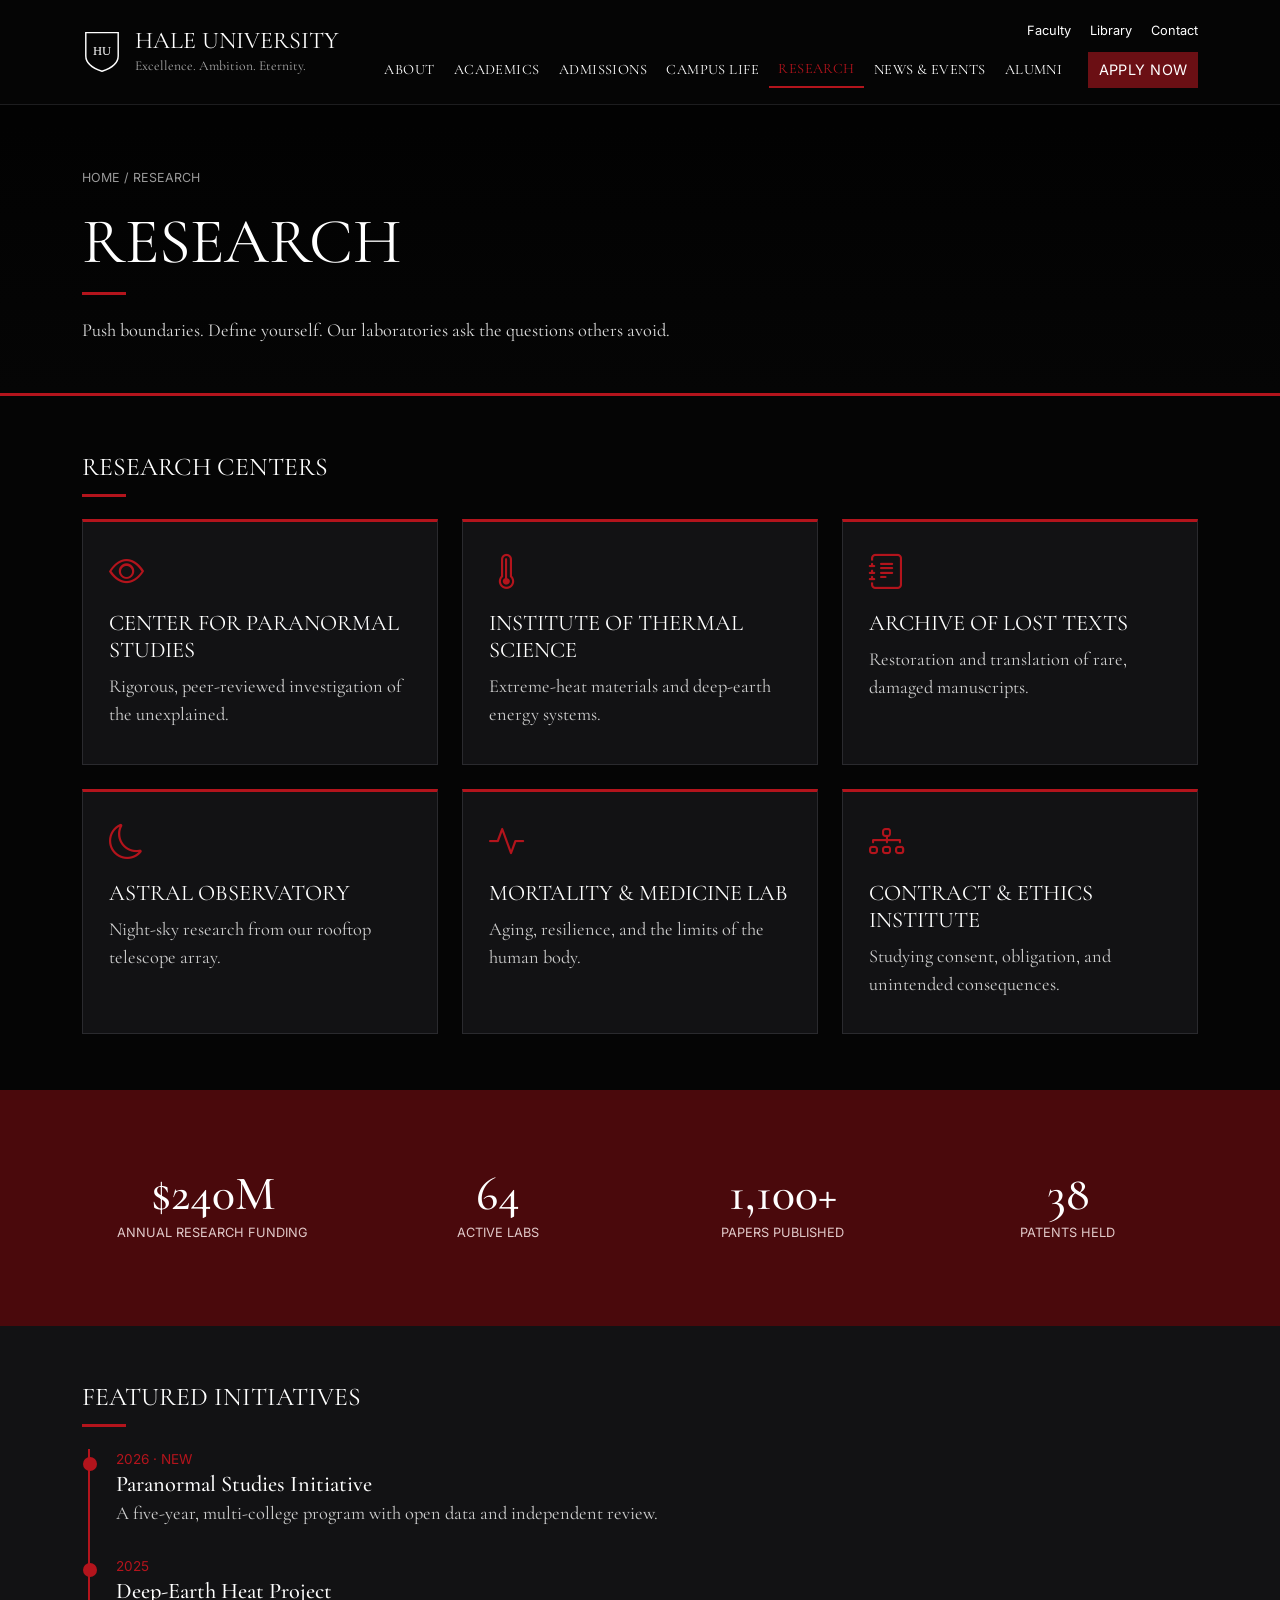
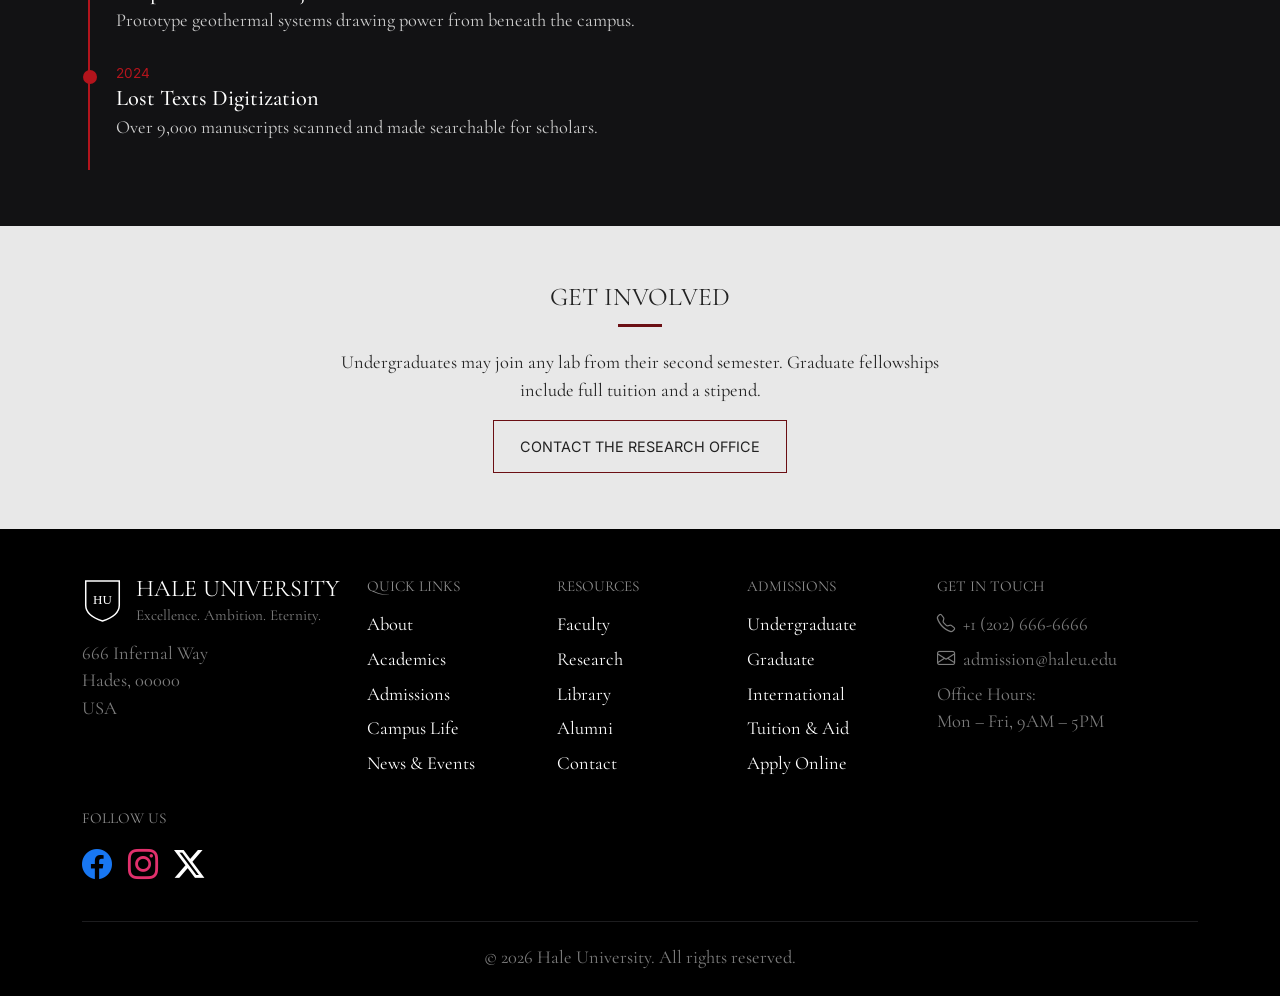
<file: research.html>
<!doctype html>
<html lang="en">
  <head>
    <meta charset="UTF-8" />
    <meta name="viewport" content="width=device-width, initial-scale=1" />
    <title>Research | Hale University</title>
    <link
      href="https://cdn.jsdelivr.net/npm/bootstrap@5.3.3/dist/css/bootstrap.min.css"
      rel="stylesheet"
    />
    <link
      href="https://cdn.jsdelivr.net/npm/bootstrap-icons@1.11.3/font/bootstrap-icons.min.css"
      rel="stylesheet"
    />
    <link
      href="https://fonts.googleapis.com/css2?family=Cormorant+Garamond:wght@400;500&family=Inter:wght@400;500&display=swap"
      rel="stylesheet"
    />
    <link href="style.css" rel="stylesheet" />
  </head>
  <body>
    <header class="site-header">
      <nav class="navbar navbar-expand-lg navbar-dark py-3">
        <div class="container-xl">
          <a class="navbar-brand logo m-0" href="index.html">
            <svg viewBox="0 0 44 50">
              <path
                d="M4 4h36v26c0 9-9 14-18 17C13 44 4 39 4 30z"
                fill="none"
                stroke="#fff"
                stroke-width="1.6"
              />
              <text
                x="22"
                y="29"
                fill="#fff"
                font-size="14"
                text-anchor="middle"
                font-family="Georgia"
              >
                HU
              </text>
            </svg>
            <span
              ><span class="logo-name">HALE UNIVERSITY</span
              ><span class="logo-tag"
                >Excellence. Ambition. Eternity.</span
              ></span
            >
          </a>
          <button
            class="navbar-toggler"
            type="button"
            data-bs-toggle="collapse"
            data-bs-target="#mainMenu"
            aria-label="Menu"
          >
            <span class="navbar-toggler-icon"></span>
          </button>
          <div
            class="collapse navbar-collapse justify-content-end"
            id="mainMenu"
          >
            <div>
              <div class="top-links text-end d-none d-lg-block mb-2">
                <a href="faculty.html">Faculty</a
                ><a href="library.html">Library</a
                ><a href="contact.html">Contact</a>
              </div>
              <div class="main-nav d-lg-flex align-items-center">
                <a href="about.html">About</a>
                <a href="academics.html">Academics</a>
                <a href="admissions.html">Admissions</a>
                <a href="campus-life.html">Campus Life</a>
                <a href="research.html" class="active">Research</a>
                <a href="news.html">News &amp; Events</a>
                <a href="alumni.html">Alumni</a>
                <a href="apply.html" class="btn btn-apply ms-lg-3 mt-3 mt-lg-0"
                  >Apply Now</a
                >
              </div>
            </div>
          </div>
        </div>
      </nav>
    </header>

    <main>
      <section class="page-banner">
        <div class="container-xl">
          <div class="crumbs"><a href="index.html">Home</a> / Research</div>
          <h1>Research</h1>
          <div class="red-line"></div>
          <p>
            Push boundaries. Define yourself. Our laboratories ask the questions
            others avoid.
          </p>
        </div>
      </section>

      <section class="section-dark">
        <div class="container-xl">
          <h2 class="section-title">Research Centers</h2>
          <div class="red-line"></div>
          <div class="row g-4">
            <div class="col-12 col-md-6 col-lg-4">
              <div class="hu-card">
                <i class="bi bi-eye icon"></i>
                <h3>Center for Paranormal Studies</h3>
                <p>Rigorous, peer-reviewed investigation of the unexplained.</p>
              </div>
            </div>
            <div class="col-12 col-md-6 col-lg-4">
              <div class="hu-card">
                <i class="bi bi-thermometer-high icon"></i>
                <h3>Institute of Thermal Science</h3>
                <p>Extreme-heat materials and deep-earth energy systems.</p>
              </div>
            </div>
            <div class="col-12 col-md-6 col-lg-4">
              <div class="hu-card">
                <i class="bi bi-journal-text icon"></i>
                <h3>Archive of Lost Texts</h3>
                <p>Restoration and translation of rare, damaged manuscripts.</p>
              </div>
            </div>
            <div class="col-12 col-md-6 col-lg-4">
              <div class="hu-card">
                <i class="bi bi-moon icon"></i>
                <h3>Astral Observatory</h3>
                <p>Night-sky research from our rooftop telescope array.</p>
              </div>
            </div>
            <div class="col-12 col-md-6 col-lg-4">
              <div class="hu-card">
                <i class="bi bi-activity icon"></i>
                <h3>Mortality &amp; Medicine Lab</h3>
                <p>Aging, resilience, and the limits of the human body.</p>
              </div>
            </div>
            <div class="col-12 col-md-6 col-lg-4">
              <div class="hu-card">
                <i class="bi bi-diagram-3 icon"></i>
                <h3>Contract &amp; Ethics Institute</h3>
                <p>
                  Studying consent, obligation, and unintended consequences.
                </p>
              </div>
            </div>
          </div>
        </div>
      </section>

      <section class="section-wine">
        <div class="container-xl">
          <div class="row">
            <div class="col-6 col-md-3 stat">
              <strong>$240M</strong><span>Annual research funding</span>
            </div>
            <div class="col-6 col-md-3 stat">
              <strong>64</strong><span>Active labs</span>
            </div>
            <div class="col-6 col-md-3 stat">
              <strong>1,100+</strong><span>Papers published</span>
            </div>
            <div class="col-6 col-md-3 stat">
              <strong>38</strong><span>Patents held</span>
            </div>
          </div>
        </div>
      </section>

      <section class="section-panel">
        <div class="container-xl">
          <h2 class="section-title">Featured Initiatives</h2>
          <div class="red-line"></div>
          <div class="timeline">
            <div class="timeline-item">
              <div class="year">2026 · New</div>
              <h3>Paranormal Studies Initiative</h3>
              <p>
                A five-year, multi-college program with open data and
                independent review.
              </p>
            </div>
            <div class="timeline-item">
              <div class="year">2025</div>
              <h3>Deep-Earth Heat Project</h3>
              <p>
                Prototype geothermal systems drawing power from beneath the
                campus.
              </p>
            </div>
            <div class="timeline-item">
              <div class="year">2024</div>
              <h3>Lost Texts Digitization</h3>
              <p>
                Over 9,000 manuscripts scanned and made searchable for scholars.
              </p>
            </div>
          </div>
        </div>
      </section>

      <section class="section-light">
        <div class="container-xl text-center">
          <h2 class="section-title">Get Involved</h2>
          <div class="red-line mx-auto"></div>
          <p class="mx-auto" style="max-width: 640px">
            Undergraduates may join any lab from their second semester. Graduate
            fellowships include full tuition and a stipend.
          </p>
          <a href="contact.html" class="btn-story"
            >Contact the Research Office</a
          >
        </div>
      </section>
    </main>

    <footer class="site-footer">
      <div class="container-xl">
        <div class="row g-4">
          <div class="col-12 col-lg-3">
            <div class="logo mb-3">
              <svg viewBox="0 0 44 50">
                <path
                  d="M4 4h36v26c0 9-9 14-18 17C13 44 4 39 4 30z"
                  fill="none"
                  stroke="#fff"
                  stroke-width="1.6"
                />
                <text
                  x="22"
                  y="29"
                  fill="#fff"
                  font-size="14"
                  text-anchor="middle"
                  font-family="Georgia"
                >
                  HU
                </text>
              </svg>
              <span
                ><span class="logo-name fs-4">HALE UNIVERSITY</span
                ><span class="logo-tag muted"
                  >Excellence. Ambition. Eternity.</span
                ></span
              >
            </div>
            <address class="muted mb-0">
              666 Infernal Way<br />Hades, 00000<br />USA
            </address>
          </div>
          <div class="col-6 col-md-3 col-lg-2">
            <h4>Quick Links</h4>
            <ul>
              <li><a href="about.html">About</a></li>
              <li><a href="academics.html">Academics</a></li>
              <li><a href="admissions.html">Admissions</a></li>
              <li><a href="campus-life.html">Campus Life</a></li>
              <li><a href="news.html">News &amp; Events</a></li>
            </ul>
          </div>
          <div class="col-6 col-md-3 col-lg-2">
            <h4>Resources</h4>
            <ul>
              <li><a href="faculty.html">Faculty</a></li>
              <li><a href="research.html">Research</a></li>
              <li><a href="library.html">Library</a></li>
              <li><a href="alumni.html">Alumni</a></li>
              <li><a href="contact.html">Contact</a></li>
            </ul>
          </div>
          <div class="col-6 col-md-3 col-lg-2">
            <h4>Admissions</h4>
            <ul>
              <li><a href="admissions.html">Undergraduate</a></li>
              <li><a href="admissions.html">Graduate</a></li>
              <li><a href="admissions.html">International</a></li>
              <li><a href="admissions.html">Tuition &amp; Aid</a></li>
              <li><a href="apply.html">Apply Online</a></li>
            </ul>
          </div>
          <div class="col-6 col-md-3 col-lg-3">
            <h4>Get in touch</h4>
            <ul class="muted">
              <li><i class="bi bi-telephone me-2"></i>+1 (202) 666-6666</li>
              <li><i class="bi bi-envelope me-2"></i>admission@haleu.edu</li>
              <li>Office Hours:<br />Mon – Fri, 9AM – 5PM</li>
            </ul>
          </div>
          <div class="col-12">
            <h4>Follow us</h4>
            <div class="social">
              <a href="#" aria-label="Facebook"
                ><i class="bi bi-facebook"></i></a
              ><a href="#" aria-label="Instagram"
                ><i class="bi bi-instagram"></i></a
              ><a href="#" aria-label="X"><i class="bi bi-twitter-x"></i></a>
            </div>
          </div>
        </div>
        <div class="copyright">
          &copy; 2026 Hale University. All rights reserved.
        </div>
      </div>
    </footer>
    <script src="https://cdn.jsdelivr.net/npm/bootstrap@5.3.3/dist/js/bootstrap.bundle.min.js"></script>
  </body>
</html>
</file>
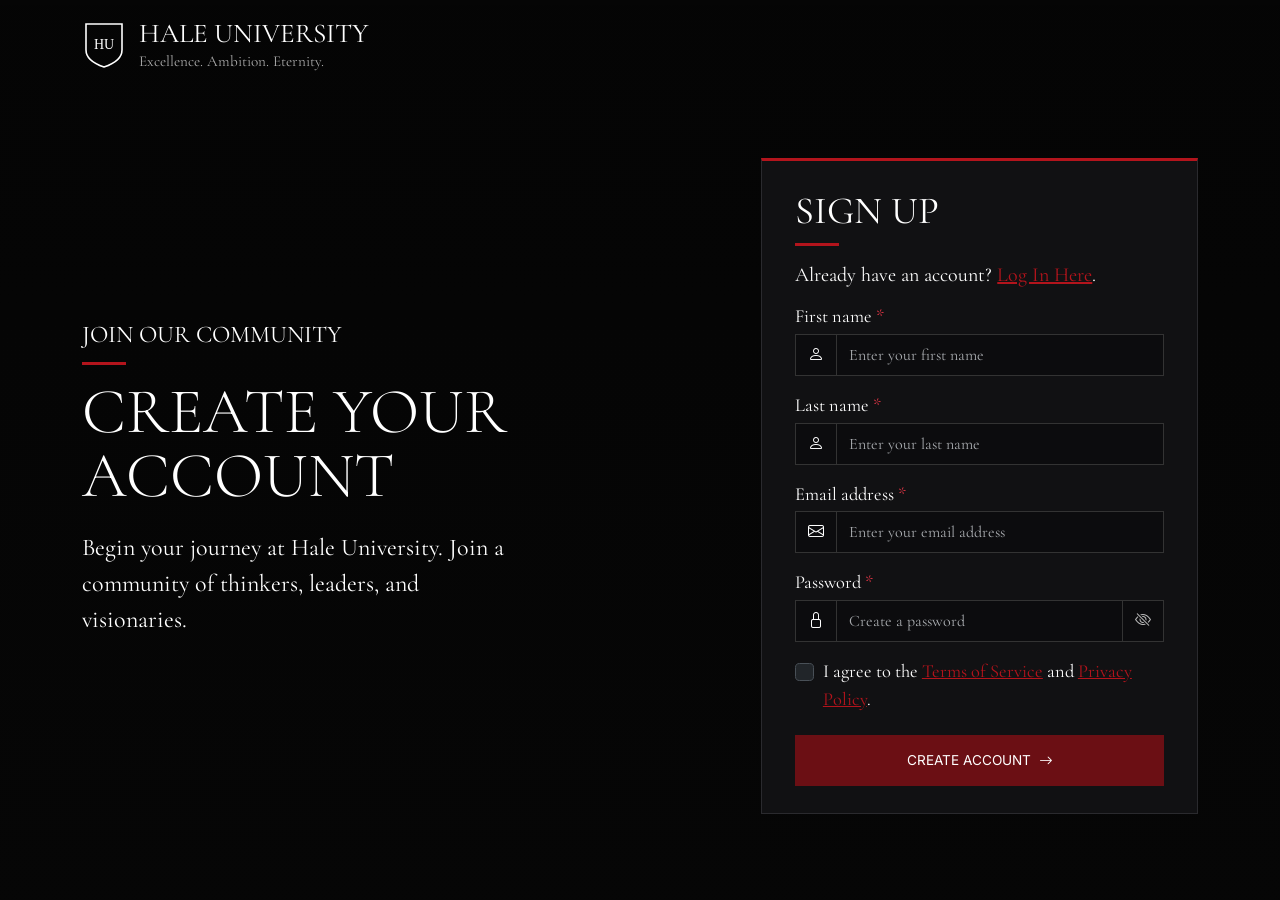
<file: signup.html>
<!doctype html>
<html lang="en" data-bs-theme="dark">
  <head>
    <meta charset="UTF-8" />
    <meta name="viewport" content="width=device-width, initial-scale=1" />
    <title>Sign up | Hale University</title>
    <link
      href="https://cdn.jsdelivr.net/npm/bootstrap@5.3.3/dist/css/bootstrap.min.css"
      rel="stylesheet"
    />
    <link
      href="https://cdn.jsdelivr.net/npm/bootstrap-icons@1.11.3/font/bootstrap-icons.min.css"
      rel="stylesheet"
    />
    <link
      href="https://fonts.googleapis.com/css2?family=Cormorant+Garamond:wght@400;500&family=Inter:wght@400;500&display=swap"
      rel="stylesheet"
    />
    <link href="style.css" rel="stylesheet" />
  </head>
  <body class="auth-page d-flex flex-column">
    <header class="container-xl py-4">
      <a class="navbar-brand logo m-0" href="index.html">
        <svg viewBox="0 0 44 50">
          <path
            d="M4 4h36v26c0 9-9 14-18 17C13 44 4 39 4 30z"
            fill="none"
            stroke="#fff"
            stroke-width="1.6"
          />
          <text
            x="22"
            y="29"
            fill="#fff"
            font-size="14"
            text-anchor="middle"
            font-family="Georgia"
          >
            HU
          </text>
        </svg>
        <span
          ><span class="logo-name">HALE UNIVERSITY</span
          ><span class="logo-tag">Excellence. Ambition. Eternity.</span></span
        >
      </a>
    </header>
    <main class="flex-grow-1 d-flex align-items-center py-4">
      <div class="container-xl">
        <div class="row align-items-center g-5">
          <div class="col-12 col-lg-6">
            <div class="text-uppercase fs-4">Join our community</div>
            <div class="red-line"></div>
            <h1 class="display-3 text-uppercase lh-1 mb-4">
              Create your account
            </h1>
            <p class="fs-4 col-md-9 col-lg-10">
              Begin your journey at Hale University. Join a community of
              thinkers, leaders, and visionaries.
            </p>
          </div>
          <div class="col-12 col-lg-6 col-xl-5 offset-xl-1">
            <div class="auth-card p-4 p-md-5">
              <h2 class="text-uppercase fw-normal display-6">Sign up</h2>
              <div class="red-line"></div>
              <p class="fs-5">
                Already have an account?
                <a href="login.html" class="auth-link">Log In Here</a>.
              </p>
              <div id="formOk" class="alert alert-success d-none">
                Account created. You can now log in.
              </div>
              <form class="needs-validation" novalidate>
                <div class="mb-3">
                  <label for="fn" class="form-label"
                    >First name <span class="text-danger">*</span></label
                  >
                  <div class="input-group has-validation">
                    <span class="input-group-text"
                      ><i class="bi bi-person"></i
                    ></span>
                    <input
                      type="text"
                      id="fn"
                      class="form-control"
                      placeholder="Enter your first name"
                      required
                    />

                    <div class="invalid-feedback">This field is required.</div>
                  </div>
                </div>
                <div class="mb-3">
                  <label for="ln" class="form-label"
                    >Last name <span class="text-danger">*</span></label
                  >
                  <div class="input-group has-validation">
                    <span class="input-group-text"
                      ><i class="bi bi-person"></i
                    ></span>
                    <input
                      type="text"
                      id="ln"
                      class="form-control"
                      placeholder="Enter your last name"
                      required
                    />

                    <div class="invalid-feedback">This field is required.</div>
                  </div>
                </div>
                <div class="mb-3">
                  <label for="email" class="form-label"
                    >Email address <span class="text-danger">*</span></label
                  >
                  <div class="input-group has-validation">
                    <span class="input-group-text"
                      ><i class="bi bi-envelope"></i
                    ></span>
                    <input
                      type="email"
                      id="email"
                      class="form-control"
                      placeholder="Enter your email address"
                      required
                    />

                    <div class="invalid-feedback">
                      Enter a valid email address.
                    </div>
                  </div>
                </div>
                <div class="mb-3">
                  <label for="password" class="form-label"
                    >Password <span class="text-danger">*</span></label
                  >
                  <div class="input-group has-validation">
                    <span class="input-group-text"
                      ><i class="bi bi-lock"></i
                    ></span>
                    <input
                      type="password"
                      id="password"
                      class="form-control"
                      placeholder="Create a password"
                      required
                      minlength="8"
                    />
                    <button
                      type="button"
                      class="btn btn-toggle pw-toggle"
                      aria-label="Show password"
                    >
                      <i class="bi bi-eye-slash"></i>
                    </button>
                    <div class="invalid-feedback">
                      Password must be at least 8 characters.
                    </div>
                  </div>
                </div>
                <div class="form-check mb-4">
                  <input
                    class="form-check-input"
                    type="checkbox"
                    id="terms"
                    required
                  /><label class="form-check-label" for="terms"
                    >I agree to the
                    <a href="#" class="auth-link">Terms of Service</a> and
                    <a href="#" class="auth-link">Privacy Policy</a>.</label
                  >
                  <div class="invalid-feedback">
                    You must agree to continue.
                  </div>
                </div>
                <button
                  type="submit"
                  class="btn btn-hu w-100 py-3 d-flex justify-content-center align-items-center gap-2"
                >
                  Create account <i class="bi bi-arrow-right"></i>
                </button>
              </form>
            </div>
          </div>
        </div>
      </div>
    </main>
    <script src="https://cdn.jsdelivr.net/npm/bootstrap@5.3.3/dist/js/bootstrap.bundle.min.js"></script>
    <script>
      document.querySelectorAll(".pw-toggle").forEach(function (b) {
        b.addEventListener("click", function () {
          var i = b.parentElement.querySelector("input"),
            show = i.type === "password";
          i.type = show ? "text" : "password";
          b.querySelector("i").className =
            "bi " + (show ? "bi-eye" : "bi-eye-slash");
        });
      });
      var f = document.querySelector(".needs-validation");
      f.addEventListener("submit", function (e) {
        e.preventDefault();
        if (f.checkValidity()) {
          document.getElementById("formOk").classList.remove("d-none");
          f.reset();
          f.classList.remove("was-validated");
        } else f.classList.add("was-validated");
      });
    </script>
  </body>
</html>
</file>
<file: style.css>
/* HELL UNIVERSITY - Universal Styles */

/* ---------- Colors & fonts ---------- */
:root {
  --black: #050505;
  --panel: #121214;
  --wine: #4a090c;
  --red: #6b0f14;
  --red-bright: #b3141c;
  --light: #e8e8e8;
  --line: #2a2a2e;
  /* Palitan lang dito ang images ng banner/hero/tiles */
  --hero-img: url("https://i.pinimg.com/1200x/60/53/c5/6053c5d104e290d64d46bd8c85cccacd.jpg");
  --alt-img: url("https://i.pinimg.com/1200x/9d/fe/d5/9dfed5aaf3898fc8e7cbd464f2195040.jpg");
}
body {
  font-family: "Cormorant Garamond", serif;
  font-size: 1.15rem;
  background: var(--black);
  color: #fff;
  overflow-x: clip;
}
a {
  color: inherit;
  text-decoration: none;
}
.sans {
  font-family: "Inter", sans-serif;
  font-size: 0.85rem;
  text-transform: uppercase;
}
.section-title {
  font-size: 1.6rem;
  text-transform: uppercase;
  font-weight: 400;
  margin: 0;
}
.red-line {
  width: 44px;
  height: 3px;
  background: var(--red-bright);
  margin: 0.7rem 0 1.4rem;
}
.text-red {
  color: var(--red-bright);
}

/* ---------- Logo ---------- */
.logo {
  display: flex;
  align-items: center;
  gap: 0.8rem;
}
.logo svg {
  width: 44px;
  height: 50px;
  flex: none;
}
.logo-name {
  display: block;
  font-size: 1.7rem;
  line-height: 1;
}
.logo-tag {
  color: #aaa;
  font-size: 0.95rem;
}

/* ---------- Header ---------- */
.site-header {
  background: var(--black);
  border-bottom: 1px solid #1d1d1f;
}
.top-links a {
  font-family: "Inter", sans-serif;
  font-size: 0.8rem;
  margin-left: 1.2rem;
}
.top-links a:hover,
.main-nav a:hover {
  color: var(--red-bright);
}
.main-nav a {
  text-transform: uppercase;
  letter-spacing: 0.05em;
  padding: 0.5rem 0.9rem;
  display: inline-block;
}
.main-nav a.active {
  color: var(--red-bright);
  border-bottom: 2px solid var(--red-bright);
}
.btn-apply {
  background: var(--red);
  color: #fff;
  border-radius: 0;
  font-family: "Inter", sans-serif;
  font-size: 0.85rem;
  text-transform: uppercase;
  padding: 0.7rem 1.6rem;
}
.btn-apply:hover {
  background: #85131a;
  color: #fff;
}
.main-nav a.btn-apply.active {
  border-bottom: 0;
  color: #fff;
}

/* ---------- Hero (home) ---------- */
.hero {
  background:
    linear-gradient(rgba(0, 0, 0, 0.55), rgba(0, 0, 0, 0.55)),
    var(--hero-img) center / cover no-repeat;
  padding: 4rem 0;
}
.hero h1 {
  font-size: clamp(3.4rem, 8vw, 6rem);
  line-height: 0.95;
  font-weight: 400;
  text-transform: uppercase;
}
.btn-outline-red {
  border: 1px solid var(--red-bright);
  color: #fff;
  border-radius: 0;
  font-family: "Inter", sans-serif;
  font-size: 0.9rem;
  text-transform: uppercase;
  padding: 0.9rem 1.6rem;
}
.btn-outline-red:hover {
  background: rgba(179, 20, 28, 0.2);
  color: #fff;
}
.announcements {
  background: rgba(14, 14, 16, 0.92);
  border: 1px solid var(--line);
  padding: 2rem;
}
.announce-item {
  border-bottom: 1px solid var(--line);
  padding: 1rem 0;
}
.announce-item small {
  display: block;
  color: #999;
  font-family: "Inter", sans-serif;
  font-size: 0.78rem;
  text-transform: uppercase;
}

/* ---------- Inner page banner ---------- */
.page-banner {
  background:
    linear-gradient(rgba(0, 0, 0, 0.65), rgba(5, 5, 5, 0.9)),
    var(--hero-img) center / cover no-repeat;
  padding: 4rem 0 3rem;
  border-bottom: 3px solid var(--red-bright);
}
.page-banner.alt {
  background:
    linear-gradient(rgba(0, 0, 0, 0.65), rgba(5, 5, 5, 0.9)),
    var(--alt-img) center / cover no-repeat;
}
.page-banner h1 {
  font-size: clamp(2.4rem, 6vw, 4rem);
  font-weight: 400;
  text-transform: uppercase;
  margin: 0;
}
.page-banner p {
  max-width: 640px;
  margin: 0;
  color: #ddd;
}
.crumbs {
  font-family: "Inter", sans-serif;
  font-size: 0.78rem;
  text-transform: uppercase;
  color: #999;
  margin-bottom: 1rem;
}
.crumbs a:hover {
  color: var(--red-bright);
}

/* ---------- Generic sections ---------- */
.section-dark {
  background: var(--black);
  padding: 3.5rem 0;
}
.section-panel {
  background: var(--panel);
  padding: 3.5rem 0;
}
.section-light {
  background: var(--light);
  color: #222;
  padding: 3.5rem 0;
}
.section-light .red-line {
  background: var(--red);
}
.section-wine {
  background: var(--wine);
  padding: 3.5rem 0;
}

/* ---------- Cards ---------- */
.hu-card {
  background: var(--panel);
  border: 1px solid var(--line);
  border-top: 3px solid var(--red-bright);
  padding: 1.6rem;
  height: 100%;
}
.hu-card i.icon {
  font-size: 2.2rem;
  color: var(--red-bright);
}
.hu-card h3 {
  font-size: 1.4rem;
  text-transform: uppercase;
  font-weight: 400;
  margin: 0.6rem 0;
}
.hu-card p {
  color: #cfcfcf;
  margin-bottom: 0.6rem;
}
.hu-card .more {
  font-family: "Inter", sans-serif;
  font-size: 0.78rem;
  text-transform: uppercase;
  color: var(--red-bright);
}
.section-light .hu-card {
  background: #fff;
  border-color: #cfcfcf;
  border-top-color: var(--red);
  color: #222;
}
.section-light .hu-card p {
  color: #444;
}
.section-panel .hu-card {
  background: var(--black);
}

/* ---------- Stats ---------- */
.stat {
  text-align: center;
  padding: 1.5rem 0.5rem;
}
.stat strong {
  display: block;
  font-size: 3rem;
  font-weight: 500;
  line-height: 1;
}
.stat span {
  font-family: "Inter", sans-serif;
  font-size: 0.8rem;
  text-transform: uppercase;
  color: #e1c9c9;
}

/* ---------- Feature strip ---------- */
.features {
  background: var(--wine);
}
.feature {
  text-align: center;
  padding: 2rem 1rem;
  border: 1px solid #7a1a1f;
  margin-bottom: 1rem;
}
.feature i {
  font-size: 3rem;
}
.feature h3 {
  font-size: 1.3rem;
  text-transform: uppercase;
  font-weight: 400;
  margin: 0.5rem 0;
}
.feature p {
  margin: 0;
  color: #e1c9c9;
}

/* ---------- About + Quick links ---------- */
.about {
  background: var(--light);
  color: #222;
  padding: 3rem 0;
}
.about .red-line {
  background: var(--red);
}
.btn-story {
  display: block;
  text-align: center;
  background: var(--red);
  color: #fff;
  border-radius: 0;
  font-family: "Inter", sans-serif;
  font-size: 0.9rem;
  text-transform: uppercase;
  padding: 1rem;
}
.btn-story:hover {
  background: #85131a;
  color: #fff;
}
.quick-link {
  display: flex;
  justify-content: space-between;
  align-items: center;
  padding: 1rem;
  border-bottom: 1px solid #fff;
  background: #dcdcdc;
  color: #222;
}
.quick-link:hover {
  color: var(--red-bright);
}

/* ---------- Apply banner ---------- */
.apply-bar {
  background: var(--black);
}
.apply-box {
  background: var(--panel);
  padding: 1.4rem 2rem;
}
.ring {
  width: 40px;
  height: 40px;
  border: 2px solid #ccc;
  border-radius: 50%;
  flex: none;
}

/* ---------- Timeline ---------- */
.timeline {
  border-left: 2px solid var(--red-bright);
  padding-left: 1.6rem;
  margin-left: 0.4rem;
}
.timeline-item {
  position: relative;
  padding-bottom: 1.8rem;
}
.timeline-item::before {
  content: "";
  position: absolute;
  left: -2.05rem;
  top: 0.45rem;
  width: 14px;
  height: 14px;
  background: var(--red-bright);
  border-radius: 50%;
}
.timeline-item .year {
  font-family: "Inter", sans-serif;
  font-size: 0.85rem;
  color: var(--red-bright);
  text-transform: uppercase;
}
.timeline-item h3 {
  font-size: 1.4rem;
  margin: 0.1rem 0;
  font-weight: 500;
}
.timeline-item p {
  margin: 0;
  color: #cfcfcf;
}

/* ---------- Tables ---------- */
.table-hu {
  --bs-table-bg: var(--panel);
  --bs-table-striped-bg: #18181b;
  --bs-table-color: #fff;
  --bs-table-striped-color: #fff;
  --bs-table-hover-color: #fff;
  --bs-table-active-color: #fff;
  --bs-table-border-color: var(--line);
  margin: 0;
}
.table-hu th {
  font-family: "Inter", sans-serif;
  font-size: 0.78rem;
  text-transform: uppercase;
  background: var(--red) !important;
  color: #fff !important;
  font-weight: 500;
}
.table-hu td {
  vertical-align: middle;
}

/* ---------- Steps ---------- */
.step {
  text-align: center;
  padding: 1rem;
}
.step .num {
  width: 56px;
  height: 56px;
  border: 2px solid var(--red-bright);
  border-radius: 50%;
  display: inline-flex;
  align-items: center;
  justify-content: center;
  font-size: 1.6rem;
  margin-bottom: 0.7rem;
}
.step h3 {
  font-size: 1.25rem;
  text-transform: uppercase;
  font-weight: 400;
}
.step p {
  color: #cfcfcf;
}

/* ---------- Accordion (FAQ) ---------- */
.accordion {
  --bs-accordion-bg: var(--panel);
  --bs-accordion-color: #fff;
  --bs-accordion-border-color: var(--line);
  --bs-accordion-btn-bg: var(--panel);
  --bs-accordion-btn-color: #fff;
  --bs-accordion-active-bg: var(--wine);
  --bs-accordion-active-color: #fff;
  --bs-accordion-btn-focus-box-shadow: none;
  --bs-accordion-border-radius: 0;
  --bs-accordion-inner-border-radius: 0;
}
.accordion-button {
  font-family: "Cormorant Garamond", serif;
  font-size: 1.2rem;
}
.accordion-button::after {
  filter: invert(1);
}

/* ---------- Tiles (campus / library) ---------- */
.tile {
  position: relative;
  min-height: 220px;
  padding: 1.4rem;
  display: flex;
  flex-direction: column;
  justify-content: flex-end;
  background:
    linear-gradient(180deg, rgba(0, 0, 0, 0.15), rgba(0, 0, 0, 0.9)),
    var(--alt-img) center / cover no-repeat;
  border: 1px solid var(--line);
}
.tile.t2 {
  background-image:
    linear-gradient(180deg, rgba(74, 9, 12, 0.3), rgba(0, 0, 0, 0.9)),
    var(--hero-img);
}
.tile.t3 {
  background: linear-gradient(160deg, var(--wine), #000);
}
.tile h3 {
  font-size: 1.4rem;
  text-transform: uppercase;
  font-weight: 400;
  margin: 0;
}
.tile p {
  margin: 0.3rem 0 0;
  color: #ddd;
}

/* ---------- People ---------- */
.person {
  text-align: center;
}
.avatar {
  width: 96px;
  height: 96px;
  border-radius: 50%;
  background: linear-gradient(160deg, var(--red-bright), var(--wine));
  display: inline-flex;
  align-items: center;
  justify-content: center;
  font-size: 2rem;
  margin-bottom: 0.8rem;
  border: 2px solid #fff3;
}
.person h3 {
  font-size: 1.3rem;
  margin: 0;
  font-weight: 500;
}
.person .role {
  font-family: "Inter", sans-serif;
  font-size: 0.75rem;
  text-transform: uppercase;
  color: var(--red-bright);
}

/* ---------- News list ---------- */
.news-item {
  display: flex;
  gap: 1.4rem;
  padding: 1.4rem 0;
  border-bottom: 1px solid var(--line);
}
.news-date {
  flex: none;
  width: 72px;
  text-align: center;
  border: 1px solid var(--red-bright);
  padding: 0.5rem 0;
  font-family: "Inter", sans-serif;
  text-transform: uppercase;
  font-size: 0.72rem;
  height: fit-content;
}
.news-date strong {
  display: block;
  font-size: 1.7rem;
  font-family: "Cormorant Garamond", serif;
  line-height: 1;
}
.news-item h3 {
  font-size: 1.4rem;
  margin: 0 0 0.3rem;
  font-weight: 500;
}
.news-item p {
  margin: 0;
  color: #cfcfcf;
}
.tag {
  display: inline-block;
  font-family: "Inter", sans-serif;
  font-size: 0.7rem;
  text-transform: uppercase;
  background: var(--red);
  padding: 0.15rem 0.6rem;
  margin-bottom: 0.4rem;
}

/* ---------- Forms ---------- */
.hu-form label {
  font-family: "Inter", sans-serif;
  font-size: 0.78rem;
  text-transform: uppercase;
  margin-bottom: 0.3rem;
  color: #bbb;
}
.hu-form .form-control,
.hu-form .form-select {
  background: #0c0c0e;
  border: 1px solid #333;
  border-radius: 0;
  color: #fff;
  padding: 0.7rem 0.9rem;
  font-family: "Inter", sans-serif;
  font-size: 0.95rem;
}
.hu-form .form-control:focus,
.hu-form .form-select:focus {
  border-color: var(--red-bright);
  box-shadow: 0 0 0 0.15rem rgba(179, 20, 28, 0.3);
  background: #0c0c0e;
  color: #fff;
}
.hu-form .form-check-input:checked {
  background-color: var(--red-bright);
  border-color: var(--red-bright);
}
.form-wrap {
  background: var(--panel);
  border: 1px solid var(--line);
  padding: 2rem;
}

/* ---------- Quote ---------- */
.quote {
  border-left: 3px solid var(--red-bright);
  padding-left: 1.2rem;
  font-size: 1.5rem;
  font-style: italic;
}
.quote small {
  display: block;
  font-style: normal;
  font-family: "Inter", sans-serif;
  font-size: 0.78rem;
  text-transform: uppercase;
  color: #999;
  margin-top: 0.5rem;
}

/* ---------- Footer ---------- */
.site-footer {
  background: #000;
  padding: 3rem 0 1.5rem;
}
.site-footer h4 {
  font-size: 0.95rem;
  text-transform: uppercase;
  color: #8d8d8d;
  font-weight: 400;
  margin-bottom: 1rem;
}
.site-footer ul {
  list-style: none;
  padding: 0;
  margin: 0;
}
.site-footer li {
  margin-bottom: 0.45rem;
}
.site-footer li a:hover {
  color: var(--red-bright);
}
.muted {
  color: #7d7d7d;
}
.social a {
  font-size: 1.9rem;
  margin-right: 1rem;
}
.social .bi-facebook {
  color: #1877f2;
}
.social .bi-instagram {
  color: #e1306c;
}
.copyright {
  border-top: 1px solid #1d1d1f;
  margin-top: 2rem;
  padding-top: 1.4rem;
  text-align: center;
  color: #7d7d7d;
}
/* ---------- MOBILE (below 768px) ---------- */
@media (max-width: 767.98px) {
  .hero {
    padding: 2rem 0 0;
  }
  .hero-text {
    border: 1px solid #333;
    background: rgba(0, 0, 0, 0.6);
    padding: 2rem 1rem;
    text-align: center;
  }
  .announcements {
    border: 0;
    background: var(--panel);
    margin: 2rem -12px 0;
  }
  .quick-link {
    margin: 0 -12px;
  }
  .news-item {
    flex-direction: column;
    gap: 0.8rem;
  }
  .news-date {
    width: 72px;
  }
  .page-banner {
    padding: 2.5rem 0 2rem;
  }
}

/* ---------- TABLET and up (768px+) ---------- */
@media (min-width: 768px) {
  .feature {
    border: 0;
    border-right: 1px solid #7a1a1f;
    margin: 0;
  }
  .feature:last-child {
    border-right: 0;
  }
  .btn-story {
    display: inline-block;
    background: transparent;
    color: #222;
    border: 1px solid var(--red);
    padding: 0.9rem 1.6rem;
  }
  .quick-link {
    background: transparent;
    border-bottom: 1px solid #bbb;
    padding: 0.8rem 0;
  }
}

/* =========================================================
   LOGO: icon aligned with name + tagline
   ========================================================= */
.logo > span {
  display: flex;
  flex-direction: column;
  justify-content: center;
}
.logo-name {
  line-height: 1;
}
.logo-tag {
  line-height: 1.2;
  margin-top: 0.3rem;
}
/* icon height = name + tagline height, so top/bottom line up */
.logo svg {
  width: 44px;
  height: 50px;
}
.site-header .logo-name {
  font-size: 1.5rem;
}
.site-header .logo-tag {
  font-size: 0.85rem;
}
.site-header .logo svg {
  width: 40px;
  height: 45px;
}
.site-footer .logo svg {
  width: 41px;
  height: 47px;
}

/* ---------- NAVBAR links (desktop): smaller ---------- */
.main-nav a {
  font-size: 0.9rem;
  letter-spacing: 0.03em;
  padding: 0.4rem 0.6rem;
}

/* ---------- Hero text sizes ---------- */
.hero-eyebrow {
  font-size: clamp(1rem, 2.5vw, 1.5rem);
}
.hero-tagline {
  font-size: clamp(1.15rem, 3vw, 1.75rem);
}
.hero-desc {
  font-size: clamp(1rem, 2vw, 1.25rem);
}

/* ---------- Login / Sign up pages ---------- */
.auth-page {
  background:
    linear-gradient(rgba(0, 0, 0, 0.75), rgba(5, 5, 5, 0.93)),
    var(--hero-img) center / cover no-repeat;
  min-height: 100vh;
}
.auth-card {
  background: rgba(18, 18, 20, 0.96);
  border: 1px solid var(--line);
  border-top: 3px solid var(--red-bright);
}
.auth-link {
  color: var(--red-bright);
  text-decoration: underline;
}
.auth-card .form-control,
.auth-card .input-group-text {
  background: #0c0c0e;
  border-color: #333;
  color: #fff;
  border-radius: 0;
}
.auth-card .form-control:focus {
  border-color: var(--red-bright);
  box-shadow: none;
}
.btn-toggle {
  background: #0c0c0e;
  border: 1px solid #333;
  color: #bbb;
  border-radius: 0;
}
.btn-hu {
  background: var(--red);
  color: #fff;
  border: 0;
  border-radius: 0;
  font-family: "Inter", sans-serif;
  font-size: 0.85rem;
  text-transform: uppercase;
}
.btn-hu:hover {
  background: #85131a;
  color: #fff;
}

/* =========================================================
   TABLET / MOBILE NAVBAR (hamburger, below 992px)
   ========================================================= */
@media (max-width: 991.98px) {
  .site-header .navbar-brand {
    flex: 1 1 auto;
    min-width: 0;
    margin-right: 0;
  }
  .site-header .logo {
    gap: 0.5rem;
  }
  .site-header .logo-name {
    font-size: 1.1rem;
    letter-spacing: 0.02em;
  }
  .site-header .logo-tag {
    font-size: 0.62rem;
    margin-top: 0.2rem;
    white-space: nowrap;
  }
  .site-header .logo svg {
    width: 29px;
    height: 33px;
  }
  .site-header .navbar-toggler {
    flex: none;
    margin-left: 0.5rem;
    padding: 0.25rem 0.5rem;
  }
  .navbar-collapse {
    padding-top: 0.5rem;
  }
  .main-nav a {
    display: block;
    font-size: 0.95rem;
    padding: 0.7rem 0;
    border-bottom: 1px solid #1d1d1f;
  }
  .main-nav a.btn-apply,
  .main-nav a.btn-apply.active {
    display: block;
    text-align: center;
    border-bottom: 0;
    padding: 0.7rem 1rem;
  }
}

/* =========================================================
   MOBILE (below 768px): smaller text + tighter spacing
   ========================================================= */
@media (max-width: 767.98px) {
  body {
    font-size: 1.05rem;
  }

  /* hero */
  .hero h1 {
    font-size: clamp(2.2rem, 12vw, 4rem);
  }
  .hero-text {
    padding: 1.5rem 1rem;
  }
  .announcements {
    padding: 1.5rem 1.25rem;
  }

  /* titles */
  .section-title {
    font-size: 1.3rem;
  }
  .red-line {
    margin: 0.5rem 0 1rem;
  }
  .page-banner h1 {
    font-size: clamp(1.9rem, 9vw, 2.8rem);
  }
  .page-banner p {
    font-size: 1rem;
  }
  .crumbs {
    font-size: 0.7rem;
  }

  /* buttons */
  .btn-apply {
    font-size: 0.78rem;
    padding: 0.65rem 1.2rem;
  }
  .btn-outline-red {
    font-size: 0.8rem;
    padding: 0.7rem 1.2rem;
  }
  .btn-story {
    font-size: 0.8rem;
    padding: 0.85rem;
  }

  /* section spacing */
  .section-dark,
  .section-panel,
  .section-light,
  .section-wine {
    padding: 2.5rem 0;
  }
  .about {
    padding: 2rem 0;
  }

  /* cards & boxes (less left/right padding) */
  .hu-card {
    padding: 1.1rem;
  }
  .hu-card h3 {
    font-size: 1.2rem;
  }
  .hu-card p {
    font-size: 1rem;
  }
  .hu-card i.icon {
    font-size: 1.8rem;
  }
  .form-wrap {
    padding: 1.1rem;
  }
  .tile {
    min-height: 180px;
    padding: 1.1rem;
  }
  .tile h3 {
    font-size: 1.2rem;
  }
  .stat {
    padding: 1rem 0.5rem;
  }
  .stat strong {
    font-size: 2.2rem;
  }
  .stat span {
    font-size: 0.7rem;
  }
  .feature {
    padding: 1.4rem 1rem;
  }
  .feature i {
    font-size: 2.2rem;
  }
  .feature h3 {
    font-size: 1.15rem;
  }
  .step {
    padding: 0.5rem;
  }
  .step .num {
    width: 46px;
    height: 46px;
    font-size: 1.3rem;
  }
  .step h3 {
    font-size: 1.1rem;
  }
  .avatar {
    width: 76px;
    height: 76px;
    font-size: 1.6rem;
  }
  .person h3 {
    font-size: 1.15rem;
  }
  .quote {
    font-size: 1.2rem;
  }
  .news-item {
    padding: 1.1rem 0;
  }
  .news-item h3 {
    font-size: 1.2rem;
  }
  .timeline {
    padding-left: 1.2rem;
  }
  .timeline-item::before {
    left: -1.7rem;
  }
  .timeline-item h3 {
    font-size: 1.2rem;
  }
  .accordion-button {
    font-size: 1.05rem;
  }
  .table-hu {
    font-size: 0.88rem;
  }
  .table-hu th,
  .table-hu td {
    padding: 0.5rem;
  }

  /* footer */
  .site-footer {
    padding: 2rem 0 1.2rem;
  }
  .site-footer h4 {
    font-size: 0.85rem;
  }
  .site-footer li,
  .site-footer address {
    font-size: 1rem;
  }
  .social a {
    font-size: 1.5rem;
  }
  .copyright {
    font-size: 0.85rem;
  }

  /* login / sign up */
  .auth-page .logo-name {
    font-size: 1.25rem;
  }
  .auth-page .logo-tag {
    font-size: 0.75rem;
  }
  .auth-page .logo svg {
    width: 34px;
    height: 39px;
  }
  .auth-page h1.display-3 {
    font-size: clamp(1.9rem, 10vw, 3rem) !important;
  }
  .auth-page .fs-4 {
    font-size: 1rem !important;
  }
  .auth-page .fs-5 {
    font-size: 0.95rem !important;
  }
  .auth-page h2.display-6 {
    font-size: 1.6rem !important;
  }
  .auth-page .auth-card {
    padding: 1.25rem !important;
  }
}

/* =========================================================
   FIX: horizontal scroll on mobile / tablet
   .g-5 (3rem gutter) pulled the row 24px past the edge, but the
   container only has 12px padding, so the page overflowed sideways.
   ========================================================= */
@media (max-width: 991.98px) {
  .row.g-5 {
    --bs-gutter-x: 1.5rem;
  }
}

/* =========================================================
   DESKTOP FIT (992px+)
   1) Sign up / Log in pages fit exactly in one screen, no scrollbar
   2) Home page: header + hero + red feature strip = one screen
   Sizes scale with the screen height (vh) so it fits any desktop.
   ========================================================= */
@media (min-width: 992px) {
  /* ----- sign up / log in: compact spacing ----- */
  .auth-page > header.container-xl {
    padding-top: clamp(0.6rem, 2.2vh, 1.5rem) !important;
    padding-bottom: clamp(0.6rem, 2.2vh, 1.5rem) !important;
    flex: none;
  }
  .auth-page > main {
    padding-top: 0 !important;
    padding-bottom: clamp(0.5rem, 2vh, 1.5rem) !important;
    min-height: 0;
  }
  .auth-page .red-line {
    margin: clamp(0.3rem, 1vh, 0.7rem) 0 clamp(0.5rem, 1.6vh, 1.4rem);
  }
  .auth-page main .fs-4 {
    font-size: clamp(1rem, 2.7vh, 1.5rem) !important;
  }
  .auth-page h1.display-3 {
    font-size: clamp(2.2rem, 7.5vh, 4rem);
    margin-bottom: clamp(0.75rem, 2.5vh, 1.5rem) !important;
  }
  .auth-page .auth-card {
    padding: clamp(0.9rem, 3vh, 2.25rem) clamp(1.25rem, 2.6vw, 2.5rem) !important;
  }
  .auth-page h2.display-6 {
    font-size: clamp(1.5rem, 4.4vh, 2.4rem) !important;
    margin-bottom: clamp(0.2rem, 0.8vh, 0.5rem);
  }
  .auth-card p.fs-5 {
    font-size: clamp(0.95rem, 2.3vh, 1.25rem) !important;
    margin-bottom: clamp(0.4rem, 1.4vh, 1rem);
  }
  .auth-card .form-label {
    font-size: clamp(0.95rem, 2.2vh, 1.15rem);
    margin-bottom: 0.2rem;
  }
  .auth-card .mb-3 {
    margin-bottom: clamp(0.55rem, 1.9vh, 1rem) !important;
  }
  .auth-card .form-check.mb-4 {
    margin-bottom: clamp(1rem, 2.4vh, 1.5rem) !important;
  }
  .auth-card .form-control,
  .auth-card .input-group-text,
  .auth-card .btn-toggle {
    padding-top: clamp(0.25rem, 0.9vh, 0.5rem);
    padding-bottom: clamp(0.25rem, 0.9vh, 0.5rem);
  }
  .auth-card .btn-hu {
    padding-top: clamp(0.5rem, 1.7vh, 1rem) !important;
    padding-bottom: clamp(0.5rem, 1.7vh, 1rem) !important;
  }
  /* error messages sit on the label line, so the card never grows */
  .auth-card .invalid-feedback {
    position: absolute;
    width: auto;
    margin: 0;
    font-size: 0.78rem;
    line-height: 1.2;
  }
  .auth-card .input-group .invalid-feedback {
    right: 0;
    bottom: 100%;
    margin-bottom: 0.2rem;
  }
  .auth-card .form-check {
    position: relative;
  }
  .auth-card .form-check .invalid-feedback {
    right: 0;
    top: 100%;
    margin-top: 0.1rem;
  }
}

/* lock the page to the screen (only when the window is tall enough) */
@media (min-width: 992px) and (min-height: 560px) {
  .auth-page {
    height: 100vh;
    height: 100dvh;
    min-height: 0;
    overflow: hidden;
  }
}

/* short desktop windows: first + last name side by side */
@media (min-width: 992px) and (max-height: 700px) {
  .auth-card form.needs-validation {
    display: grid;
    grid-template-columns: 1fr 1fr;
    column-gap: 0.9rem;
  }
  .auth-card form.needs-validation > * {
    grid-column: 1 / -1;
  }
  .auth-card form.needs-validation > .mb-3:nth-child(1),
  .auth-card form.needs-validation > .mb-3:nth-child(2) {
    grid-column: auto;
  }
}

/* ----- home page: header + hero + red strip = exactly one screen ----- */
@media (min-width: 992px) and (min-height: 560px) {
  body:has(.hero) {
    --hdr-h: 6.75rem;
    --feat-h: clamp(8rem, 25vh, 13.5rem);
  }
  body:has(.hero) .site-header {
    height: var(--hdr-h);
    display: flex;
    align-items: center;
  }
  body:has(.hero) .site-header > .navbar {
    width: 100%;
    padding-top: 0 !important;
    padding-bottom: 0 !important;
  }
  .hero {
    height: calc(100vh - var(--hdr-h) - var(--feat-h));
    height: calc(100dvh - var(--hdr-h) - var(--feat-h));
    padding: clamp(0.35rem, 3vh, 3rem) 0;
    display: flex;
    align-items: center;
  }
  .hero > .container-xl {
    width: 100%;
  }
  .hero h1 {
    font-size: clamp(2.4rem, min(8vw, 9.5vh), 6rem);
  }
  .hero-eyebrow {
    font-size: clamp(0.95rem, 2.6vh, 1.5rem);
  }
  .hero-tagline {
    font-size: clamp(1.05rem, 3.4vh, 1.75rem);
  }
  .hero-desc {
    font-size: clamp(0.95rem, 2.5vh, 1.25rem);
    margin-top: clamp(0.4rem, 1.6vh, 1rem) !important;
    margin-bottom: clamp(0.4rem, 1.6vh, 1rem) !important;
  }
  .hero .red-line {
    margin: clamp(0.3rem, 1vh, 0.7rem) 0 clamp(0.5rem, 1.6vh, 1.4rem);
  }
  .hero .btn-outline-red {
    padding: clamp(0.45rem, 1.6vh, 0.9rem) 1.6rem;
  }
  .announcements {
    padding: clamp(0.7rem, 3vh, 2rem) 2rem;
    font-size: clamp(0.9rem, 2.4vh, 1.15rem);
    line-height: 1.3;
  }
  .announcements .section-title {
    font-size: clamp(1.15rem, 3.2vh, 1.6rem);
  }
  .announcements .red-line {
    margin: clamp(0.3rem, 1vh, 0.7rem) 0 clamp(0.3rem, 1vh, 1rem);
  }
  .announce-item {
    padding: clamp(0.25rem, 1.4vh, 1rem) 0;
  }
  .announcements .sans {
    padding-top: clamp(0.3rem, 1.4vh, 1rem) !important;
  }

  /* red feature strip */
  .features {
    height: var(--feat-h);
    padding: 0 !important;
  }
  .features > .container-xl,
  .features .row {
    height: 100%;
  }
  .features .feature {
    display: flex;
    flex-direction: column;
    align-items: center;
    justify-content: center;
    padding: 0.5rem 1rem;
  }
  .features .feature i {
    font-size: clamp(2rem, 6vh, 3rem);
    line-height: 1;
  }
  .features .feature h3 {
    font-size: clamp(1.05rem, 2.6vh, 1.3rem);
    margin: clamp(0.25rem, 1vh, 0.5rem) 0;
  }
  .features .feature p {
    font-size: clamp(0.95rem, 2.3vh, 1.15rem);
  }
}

/* ----- logo inside the "ready to begin" circle ----- */
.ring {
  width: 56px;
  height: 56px;
  display: flex;
  align-items: center;
  justify-content: center;
}
.ring svg {
  width: 28px;
  height: 32px;
}
</file>
